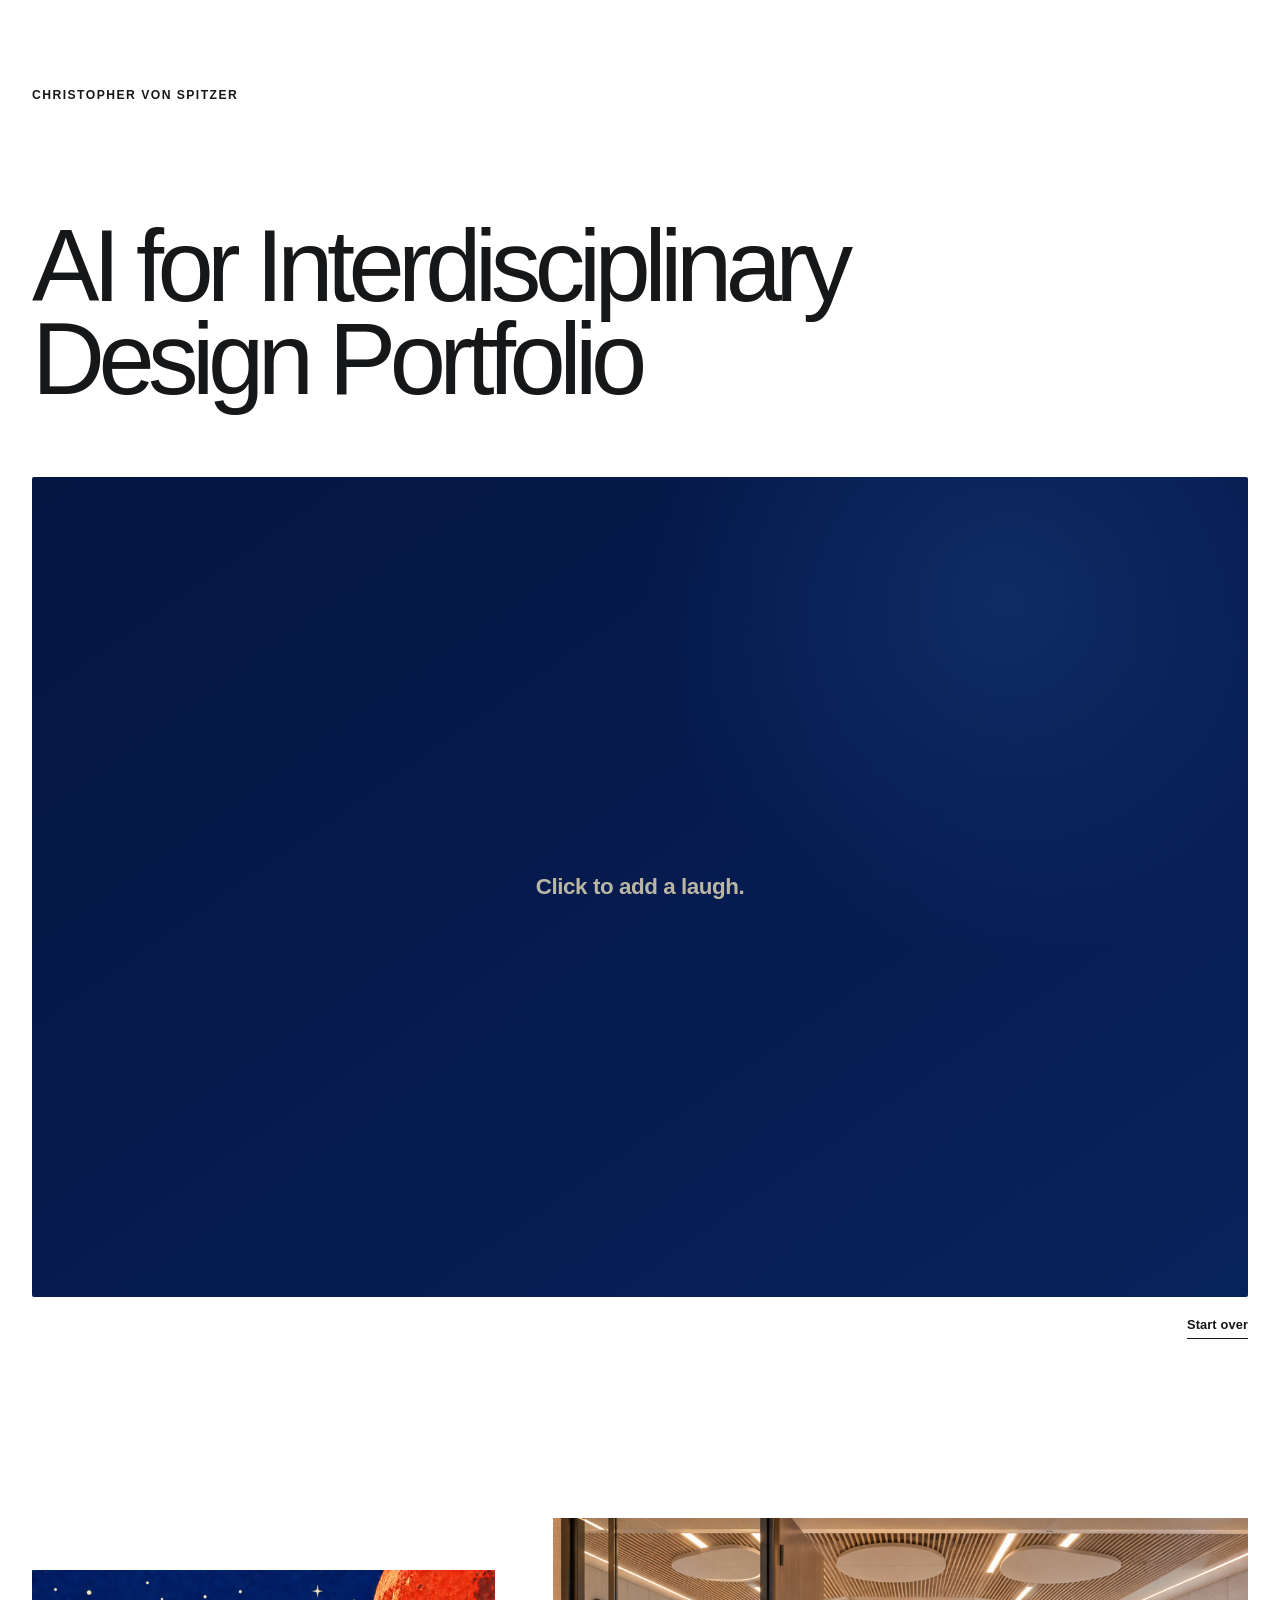
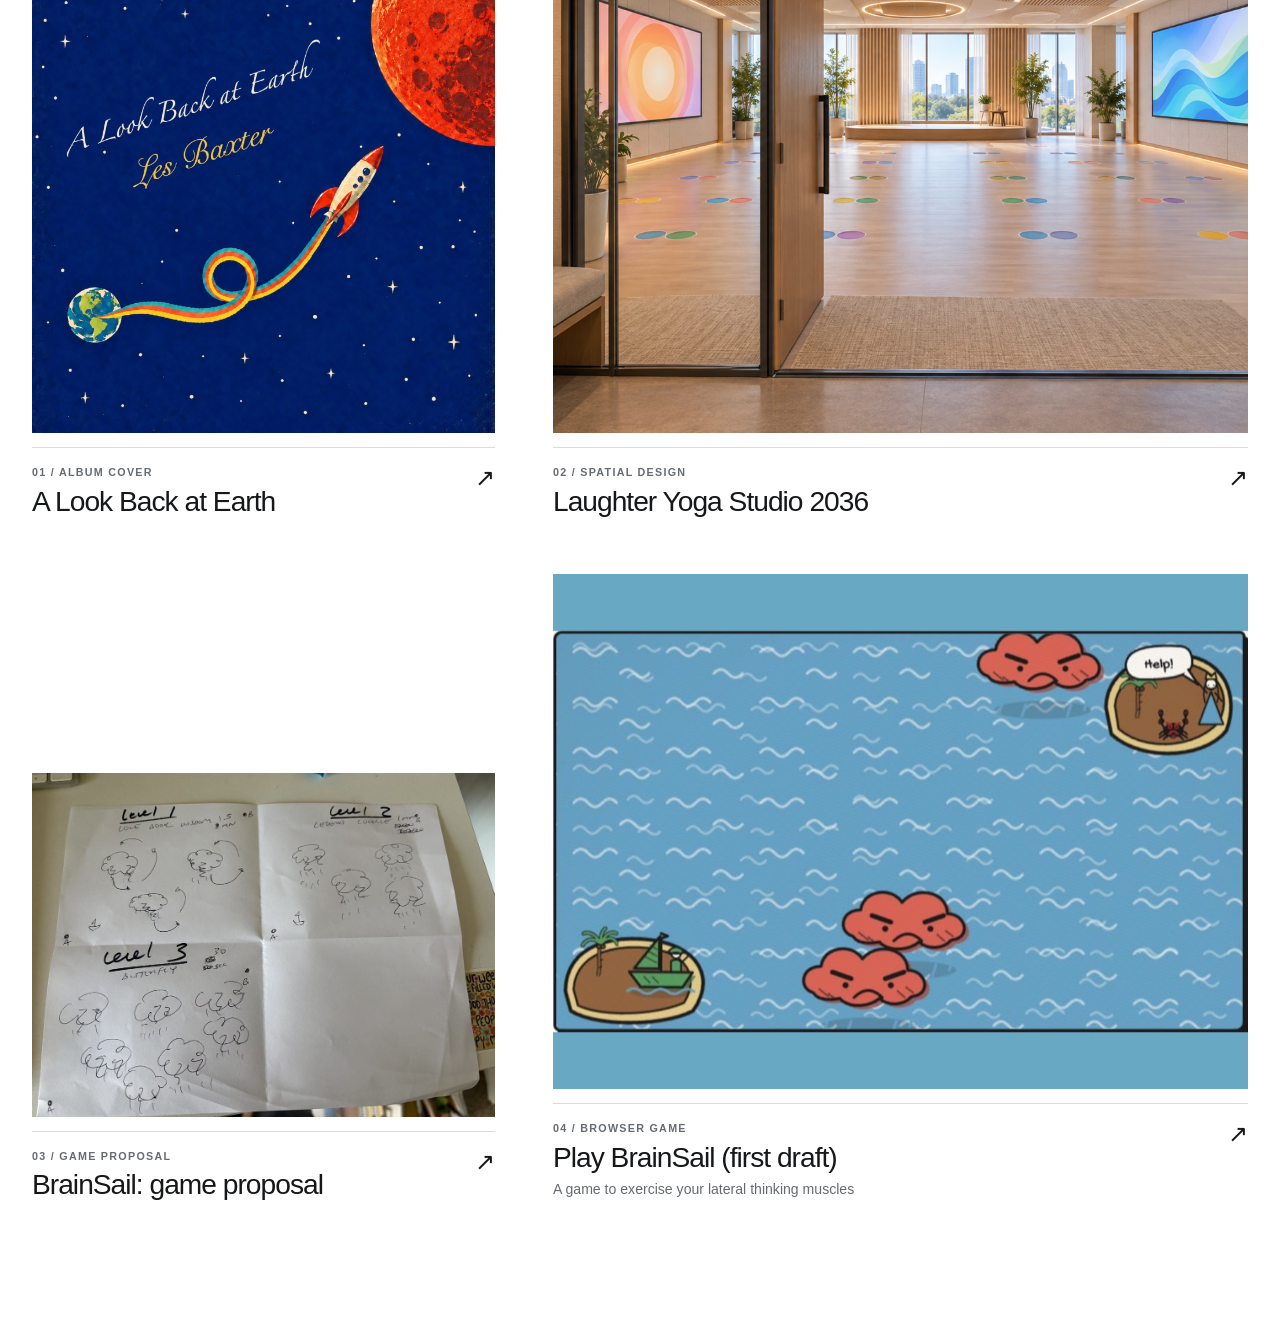
<file: index.html>
<!doctype html>
<html lang="en">
  <head>
    <meta charset="UTF-8" />
    <meta name="viewport" content="width=device-width, initial-scale=1" />
    <meta
      name="description"
      content="AI for Interdisciplinary Design Portfolio by Christopher von Spitzer"
    />
    <title>AI for Interdisciplinary Design Portfolio — Christopher von Spitzer</title>
    <link rel="stylesheet" href="assets/css/styles.css" />
  </head>
  <body>
    <main>
      <header class="masthead page-shell">
        <p class="eyebrow">Christopher von Spitzer</p>
        <h1>AI for Interdisciplinary<br />Design Portfolio</h1>
      </header>

      <section class="ribbon-section page-shell" aria-label="Interactive laughter field">
        <div
          class="ribbon-field"
          id="ribbon-field"
          role="button"
          tabindex="0"
          aria-label="Interactive laughter field. Click, tap, or press Enter to add a laugh."
        >
          <canvas id="ribbon-canvas"></canvas>
          <p class="field-hint">Click to add a laugh.</p>
        </div>
        <button class="start-over" id="start-over" type="button">Start over</button>
      </section>

      <section class="projects page-shell" aria-label="Projects">
        <div class="project-grid">
          <a class="project-card project-card--cover" href="album.html">
            <div class="project-image project-image--cover">
              <picture>
                <source srcset="assets/images/final_cover_album-web.jpg" type="image/jpeg" />
                <img
                  src="assets/images/final_cover_album.png"
                  alt="Album cover with angled title lettering following a retro rocket’s looping path from Earth"
                />
              </picture>
            </div>
            <div class="project-meta">
              <div>
                <p class="project-number">01 / Album cover</p>
                <h3>A Look Back at Earth</h3>
              </div>
              <span class="project-arrow" aria-hidden="true">↗</span>
            </div>
          </a>

          <a class="project-card project-card--studio" href="studio.html">
            <div class="project-image project-image--studio">
              <img
                src="assets/images/original-preview.png"
                alt="Concept image of a bright, plant-filled laughter yoga studio"
              />
            </div>
            <div class="project-meta">
              <div>
                <p class="project-number">02 / Spatial design</p>
                <h3>Laughter Yoga Studio 2036</h3>
              </div>
              <span class="project-arrow" aria-hidden="true">↗</span>
            </div>
          </a>

          <a class="project-card" href="brainsail-proposal/">
            <div class="project-image project-image--studio">
              <img
                src="brainsail-proposal/assets/sketch-6620.jpg"
                alt="BrainSail game proposal concept sketch"
              />
            </div>
            <div class="project-meta">
              <div>
                <p class="project-number">03 / Game proposal</p>
                <h3>BrainSail: game proposal</h3>
              </div>
              <span class="project-arrow" aria-hidden="true">↗</span>
            </div>
          </a>

          <a class="project-card" href="brainsail-game/">
            <div class="project-image project-image--studio">
              <img
                src="assets/images/brainsail-game-thumb.jpg"
                alt="BrainSail game screenshot: a green boat on a small island, angry red storm clouds, and a princess on another island calling for help"
              />
            </div>
            <div class="project-meta">
              <div>
                <p class="project-number">04 / Browser game</p>
                <h3>Play BrainSail (first draft)</h3>
                <p class="project-subtitle">A game to exercise your lateral thinking muscles</p>
              </div>
              <span class="project-arrow" aria-hidden="true">↗</span>
            </div>
          </a>
        </div>
      </section>
    </main>

    <script src="assets/js/ribbons.js"></script>
  </body>
</html>
</file>
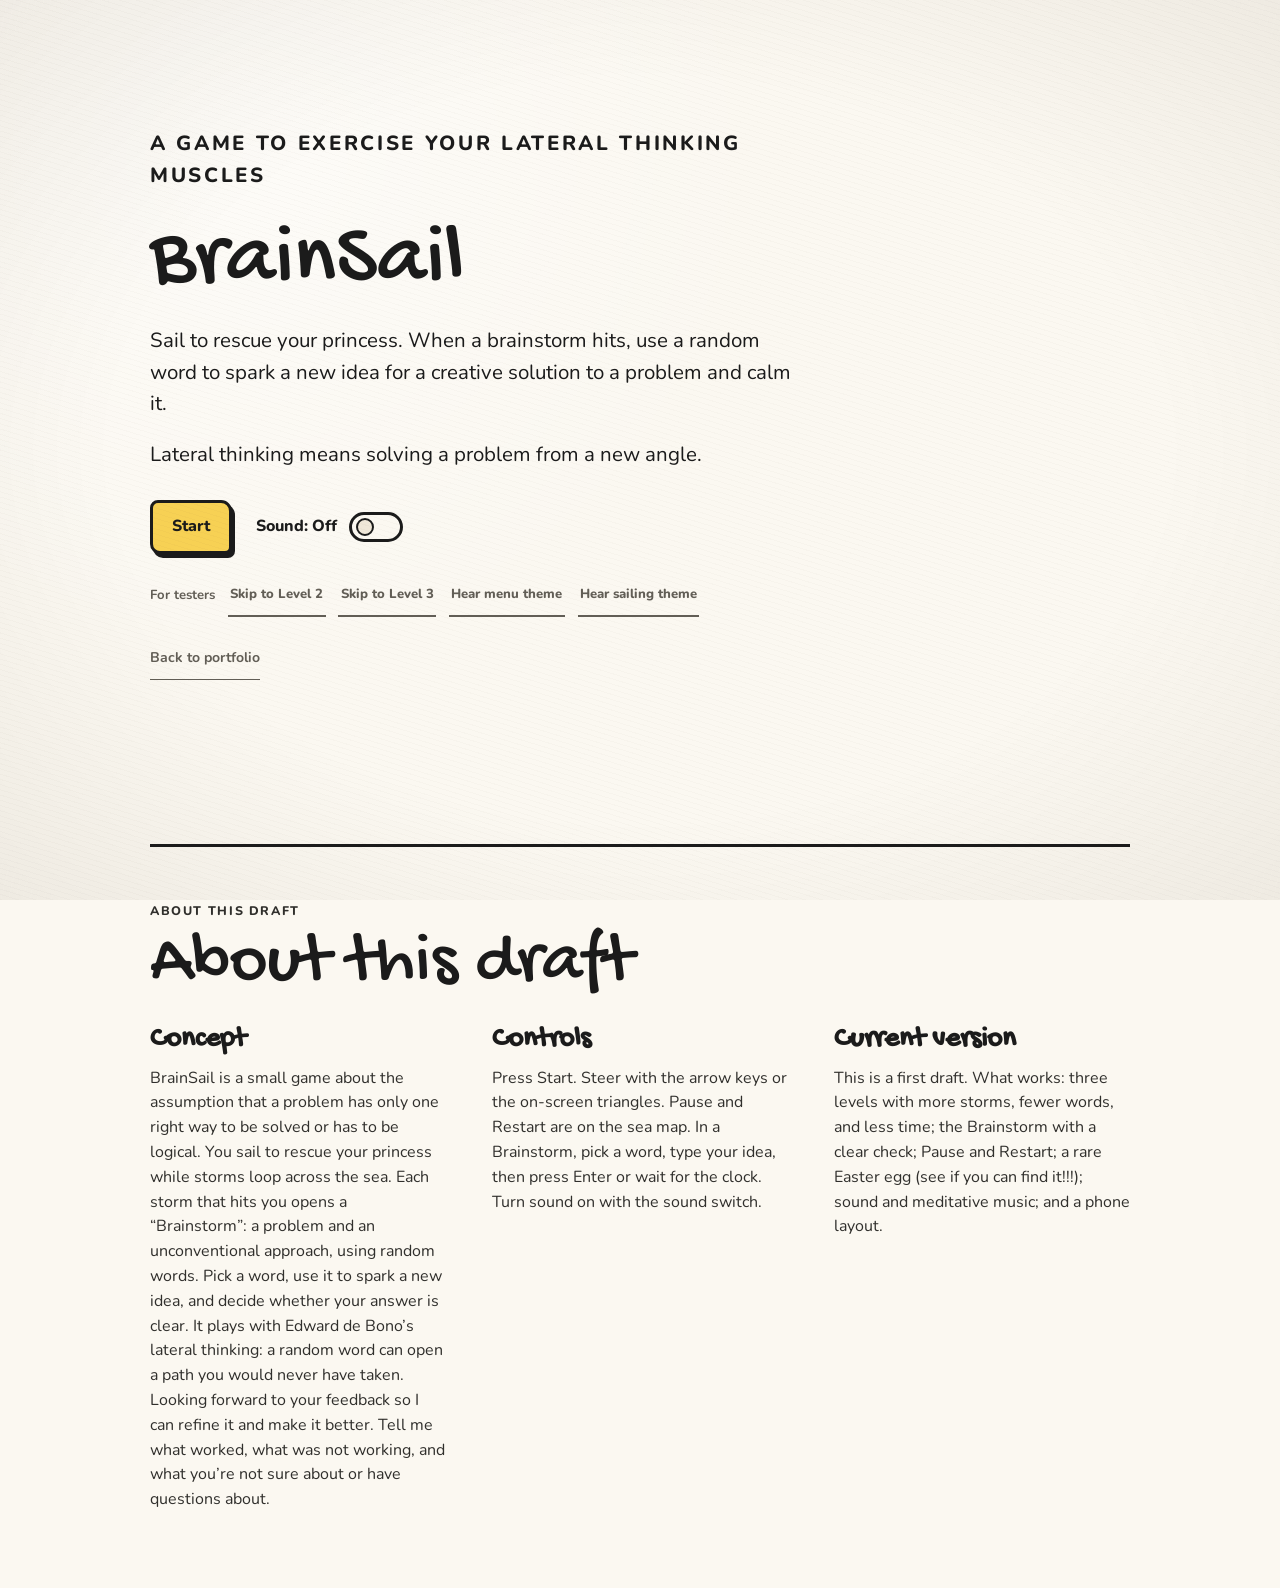
<file: brainsail-game/index.html>
<!doctype html>
<html lang="en">
<head>
  <meta charset="utf-8">
  <meta name="viewport" content="width=device-width, initial-scale=1">
  <meta name="description" content="BrainSail is a lateral-thinking sailing game.">
  <title>BrainSail</title>
  <link rel="preconnect" href="https://fonts.googleapis.com">
  <link rel="preconnect" href="https://fonts.gstatic.com" crossorigin>
  <link href="https://fonts.googleapis.com/css2?family=Gochi+Hand&family=Nunito:wght@400;600;700;800&display=swap" rel="stylesheet">
  <link rel="stylesheet" href="style.css">
</head>
<body>
  <!-- Artwork copied from Part 6 of brainsail-proposal/index.html. -->
  <svg class="svg-library" width="0" height="0" aria-hidden="true" focusable="false">
    <defs>
      <pattern id="bs-wave-far" width="126" height="68" patternUnits="userSpaceOnUse">
        <g fill="none" stroke="#FBF8F1" stroke-width="2.6" stroke-linecap="round" opacity=".38">
          <path d="M10 14 q7-8 14 0 t14 0 t14 0"/>
          <path d="M70 48 q7-8 14 0 t14 0"/>
          <path d="M82 16 q6-6 12 0 t12 0"/>
        </g>
      </pattern>
      <pattern id="bs-wave-near" width="104" height="56" patternUnits="userSpaceOnUse">
        <g fill="none" stroke="#FBF8F1" stroke-width="3" stroke-linecap="round" opacity=".58">
          <path d="M6 20 q8-9 16 0 t16 0 t16 0"/>
          <path d="M58 44 q8-9 16 0 t16 0"/>
        </g>
      </pattern>
      <symbol id="bs-cloud" viewBox="0 0 160 120">
        <path d="M27 66 C11 62 13 38 35 38 C37 18 67 12 79 30 C93 12 127 18 127 42 C147 42 153 68 131 70 C123 80 105 80 97 72 C85 82 63 82 55 72 C45 74 31 74 27 66 Z" fill="#B8423A" opacity=".78"/>
        <path d="M22 62 C6 58 8 34 30 34 C32 14 62 8 74 26 C88 8 122 14 122 38 C142 38 148 64 126 66 C118 76 100 76 92 68 C80 78 58 78 50 68 C40 70 26 70 22 62 Z" fill="#E95B4E" stroke="#1B1B1B" stroke-width="3.2" stroke-linecap="round" stroke-linejoin="round"/>
        <g class="cloud-hatching" fill="none" stroke="#1B1B1B" stroke-width="1.8" stroke-linecap="round" opacity=".58">
          <path d="M28 58 l10 8 M38 63 l8 6 M111 60 l8 7 M120 56 l8 6"/>
        </g>
        <g stroke="#1B1B1B" stroke-linecap="round" stroke-linejoin="round">
          <path d="M42 40 L62 47 M98 47 L118 40" fill="none" stroke-width="5"/>
          <circle cx="56" cy="54" r="3.2" fill="#1B1B1B" stroke="none"/>
          <circle cx="104" cy="54" r="3.2" fill="#1B1B1B" stroke="none"/>
          <path d="M65 67 Q80 52 95 67" fill="none" stroke-width="3"/>
        </g>
        <path d="M38 88 l-4 12 M62 92 l-4 12 M110 92 l-4 12 M128 86 l-4 12" fill="none" stroke="#4FA3C7" stroke-width="3" stroke-linecap="round"/>
      </symbol>
      <symbol id="bs-bolt" viewBox="0 0 160 120">
        <path d="M88 62 L70 90 L84 90 L66 118 L104 80 L88 80 L100 62 Z" fill="#F7D154" stroke="#1B1B1B" stroke-width="3" stroke-linejoin="round"/>
      </symbol>
      <symbol id="bs-boat" viewBox="0 0 90 80">
        <path d="M10 56 L86 56 L74 74 L24 74 Z" fill="#287A40" opacity=".78"/>
        <g stroke="#1B1B1B" stroke-width="3" stroke-linecap="round" stroke-linejoin="round">
          <path d="M42 10 L42 48 L12 48 Z" fill="#3C9D57"/>
          <path d="M44 6 L44 52" fill="none"/>
        </g>
        <g stroke="#1B1B1B" stroke-width="2.2" stroke-linecap="round" stroke-linejoin="round">
          <path d="M68 41 L76 33" fill="none"/>
          <path d="M56 52 L56 39 Q62 35 68 39 L68 52 Z" fill="#3C9D57"/>
          <circle cx="62" cy="30" r="5.5" fill="#FBF8F1"/>
          <circle cx="59.6" cy="30" r="1.05" fill="#1B1B1B" stroke="none"/>
          <circle cx="64.4" cy="30" r="1.05" fill="#1B1B1B" stroke="none"/>
        </g>
        <path d="M53 27 Q62 17 71 27 L68 30 Q62 27 56 30 Z" fill="#3C9D57" stroke="#1B1B1B" stroke-width="2.2" stroke-linejoin="round"/>
        <path d="M50 28 Q62 32 74 28" fill="none" stroke="#1B1B1B" stroke-width="2.2" stroke-linecap="round"/>
        <g stroke="#1B1B1B" stroke-width="3" stroke-linecap="round" stroke-linejoin="round">
          <path d="M6 52 L82 52 L70 70 L20 70 Z" fill="#3C9D57"/>
          <path d="M44 6 l8 3 l-8 3" fill="#3C9D57"/>
        </g>
        <g fill="none" stroke="#1B1B1B" stroke-width="1.7" stroke-linecap="round" opacity=".62">
          <path d="M31 20 l8 5 M28 27 l11 6 M25 34 l14 7 M24 58 l7 7 M34 58 l7 7"/>
        </g>
        <path d="M4 75 q8 -6 16 0 t16 0 t16 0 t16 0 t16 0" fill="none" stroke="#4FA3C7" stroke-width="3" stroke-linecap="round"/>
      </symbol>
      <symbol id="bs-palm" viewBox="0 0 64 84">
        <g fill="none" stroke="#1B1B1B" stroke-width="7" stroke-linecap="round" stroke-linejoin="round"><path d="M30 82 C 34 64, 28 48, 34 30"/></g>
        <g fill="none" stroke="#8B5A2B" stroke-width="4" stroke-linecap="round" stroke-linejoin="round"><path d="M30 82 C 34 64, 28 48, 34 30"/></g>
        <g fill="none" stroke="#1B1B1B" stroke-width="7" stroke-linecap="round" stroke-linejoin="round">
          <path d="M34 30 C 24 18, 10 20, 3 32"/>
          <path d="M34 30 C 26 12, 12 8, 5 12"/>
          <path d="M34 30 C 44 16, 58 18, 62 30"/>
          <path d="M34 30 C 42 10, 54 8, 61 12"/>
          <path d="M34 30 C 33 18, 36 8, 42 3"/>
        </g>
        <g fill="none" stroke="#3C9D57" stroke-width="4" stroke-linecap="round" stroke-linejoin="round">
          <path d="M34 30 C 24 18, 10 20, 3 32"/><path d="M34 30 C 26 12, 12 8, 5 12"/><path d="M34 30 C 44 16, 58 18, 62 30"/><path d="M34 30 C 42 10, 54 8, 61 12"/><path d="M34 30 C 33 18, 36 8, 42 3"/>
        </g>
        <path d="M31 70 l5 -2 M33 58 l5 -2 M33 46 l5 -2" fill="none" stroke="#1B1B1B" stroke-width="1.8" stroke-linecap="round"/>
        <g fill="#7A4827" stroke="#1B1B1B" stroke-width="2.4"><circle cx="31" cy="34" r="3.6"/><circle cx="38" cy="34" r="3.6"/></g>
      </symbol>
      <symbol id="bs-princess" viewBox="0 0 60 92">
        <g stroke="#1B1B1B" stroke-width="2.6" stroke-linecap="round" stroke-linejoin="round">
          <path d="M24 38 L10 22" fill="none"/>
          <path d="M36 38 L46 50" fill="none"/>
          <path d="M30 36 L12 84 L48 84 Z" fill="#4FA3C7"/>
          <path d="M22 24 q-5 14 -1 28 M38 24 q5 14 1 28" fill="none" stroke-width="2.2"/>
          <circle cx="30" cy="25" r="8" fill="#FBF8F1"/>
          <path d="M22 18 L24 8 L30 14 L36 8 L38 18 Z" fill="#F7D154"/>
          <path d="M26 27 h.1 M34 27 h.1" fill="none" stroke-width="2.4"/>
          <path d="M27 30.5 q3 2.5 6 0" fill="none" stroke-width="1.6"/>
        </g>
      </symbol>
    </defs>
  </svg>

  <main class="game-shell">
    <section id="ready-screen" class="screen start-screen" aria-labelledby="game-title">
      <p class="eyebrow">A Game to Exercise your Lateral Thinking Muscles</p>
      <h1 id="game-title"></h1>
      <p id="start-copy-one"></p>
      <p id="start-copy-two"></p>
      <div class="start-actions">
        <button id="start-button" class="button button-primary" type="button">Start</button>
        <label class="sound-switch">
          <span id="sound-label">Sound: Off</span>
          <input id="sound-toggle" type="checkbox" role="switch" aria-label="Sound">
          <span class="switch-track" aria-hidden="true"><span></span></span>
        </label>
      </div>
      <div class="tester-shortcuts" aria-label="Tester shortcuts">
        <span>For testers</span>
        <button class="text-button skip-level" type="button" data-level="2">Skip to Level 2</button>
        <button class="text-button skip-level" type="button" data-level="3">Skip to Level 3</button>
        <button id="hear-menu-theme" class="text-button" type="button">Hear menu theme</button>
        <button id="hear-sailing-theme" class="text-button" type="button">Hear sailing theme</button>
      </div>
      <a class="back-link" href="../">Back to portfolio</a>
    </section>

    <section id="sailing-screen" class="screen" aria-labelledby="level-label" hidden>
      <header class="play-header">
        <h1 id="level-label">Level 1 of 3</h1>
        <p id="storm-counter">Storms calmed 0 of 3</p>
      </header>

      <div id="sea-map" class="sea-map" tabindex="0" role="application" aria-label="Sea map. Use the arrow keys or the four triangle buttons to steer the green boat from the starting island to the princess.">
        <svg viewBox="0 0 760 440" role="img" aria-label="A sea map with a boat at the starting island, moving storms, and a princess waiting on the far island.">
          <rect class="sea-fill" width="760" height="440" rx="10"/>
          <g class="water-layer water-layer-far"><rect x="-126" y="-8" width="1012" height="456" rx="10" fill="url(#bs-wave-far)"/></g>
          <g class="water-layer water-layer-near"><rect x="-104" y="-8" width="968" height="456" rx="10" fill="url(#bs-wave-near)"/></g>

          <g class="islands" stroke="#1B1B1B" stroke-width="4" stroke-linejoin="round">
            <path id="hero-island-sand" d="M8 398 C8 354 48 334 104 341 C156 348 176 384 150 420 C118 437 43 438 14 420 Z" fill="#E7C77C"/>
            <path id="hero-island-land" d="M17 396 C19 362 51 345 101 350 C143 355 158 382 140 411 C108 425 49 427 22 414 Z" fill="#9A6338" stroke-width="2.4"/>
            <path id="princess-island-sand" d="M610 82 C610 38 662 14 711 27 C750 39 764 77 744 108 C717 132 635 126 616 107 Z" fill="#E7C77C"/>
            <path id="princess-island-land" d="M620 80 C622 48 664 25 706 35 C738 44 750 73 735 99 C707 118 646 115 624 101 Z" fill="#9A6338" stroke-width="2.4"/>
          </g>
          <use href="#bs-palm" x="25" y="326" width="42" height="55"/>
          <use href="#bs-palm" x="625" y="39" width="42" height="55"/>
          <g class="princess-art">
            <use href="#bs-princess" x="704" y="37" width="46" height="70"/>
            <g class="help-bubble"><path d="M632 34 q2-24 62-20 q13 2 12 20 q-2 18-58 17 q-16-2-16-17Z" fill="#FBF8F1" stroke="#1B1B1B" stroke-width="2.5"/><path d="M696 46 L713 57 L701 39" fill="#FBF8F1" stroke="#1B1B1B" stroke-width="2.5" stroke-linejoin="round"/><text x="669" y="38" text-anchor="middle">Help!</text></g>
          </g>

          <g id="storm-layer"></g>
          <g id="crab-layer" aria-hidden="true"></g>
          <g id="fish-layer" aria-hidden="true"></g>
          <g id="boat" transform="translate(115 365)"><ellipse class="boat-shadow" cx="0" cy="34" rx="34" ry="7"/><g class="boat-art"><use href="#bs-boat" x="-42" y="-37" width="84" height="75"/></g></g>
        </svg>
      </div>

      <p id="sailing-message" class="sailing-message" role="status" aria-live="polite"></p>

      <div class="steering" role="group" aria-label="Steering controls">
        <span></span>
        <button class="direction-button" type="button" data-direction="up" aria-label="Move up"><span class="triangle triangle-up"></span></button>
        <span></span>
        <button class="direction-button" type="button" data-direction="left" aria-label="Move left"><span class="triangle triangle-left"></span></button>
        <button class="direction-button" type="button" data-direction="down" aria-label="Move down"><span class="triangle triangle-down"></span></button>
        <button class="direction-button" type="button" data-direction="right" aria-label="Move right"><span class="triangle triangle-right"></span></button>
      </div>
      <div class="map-actions">
        <button id="pause-button" class="button" type="button">Pause</button>
        <button id="restart-button" class="button" type="button">Restart</button>
        <label class="sound-switch sea-sound-switch">
          <span id="sea-sound-label">Sound: Off</span>
          <input id="sea-sound-toggle" type="checkbox" role="switch" aria-label="Sound on sea map">
          <span class="switch-track" aria-hidden="true"><span></span></span>
        </label>
      </div>
    </section>

    <section id="brainstorm-screen" class="screen paper-card" aria-labelledby="brainstorm-title" hidden>
      <div class="brainstorm-heading">
        <div>
          <p class="eyebrow">Level 1 of 3</p>
          <h1 id="brainstorm-title"></h1>
        </div>
        <div id="clock" class="clock" role="timer" aria-live="off">1:00</div>
      </div>
      <p id="brainstorm-instructions"></p>
      <div id="problem-block" class="problem-block">
        <span>Problem</span>
        <p id="problem-text"></p>
      </div>
      <div id="word-cards" class="word-cards" role="group" aria-label="Pick one word"></div>
      <label for="idea-box">Your idea</label>
      <textarea id="idea-box" rows="6" maxlength="500" disabled></textarea>
      <div class="idea-footer">
        <p id="character-count" class="character-count">0 / 500</p>
        <button id="finish-idea-button" class="button finish-idea-button" type="button" disabled>Enter</button>
      </div>
      <div id="time-up-panel" class="time-up-panel" hidden>
        <p id="time-up-question"></p>
        <div class="answer-buttons">
          <button id="yes-button" class="button button-primary" type="button"></button>
          <button id="no-button" class="button" type="button"></button>
          <button id="unsure-button" class="button" type="button"></button>
        </div>
      </div>
    </section>

    <section id="paused-screen" class="screen paper-card end-screen" aria-labelledby="paused-title" hidden>
      <p class="eyebrow">Game paused</p>
      <h1 id="paused-title">Paused</h1>
      <p id="paused-message"></p>
      <div class="pause-actions">
        <button id="resume-button" class="button button-primary" type="button">Resume</button>
        <button id="paused-restart-button" class="button" type="button">Restart</button>
      </div>
    </section>

    <section id="sunk-screen" class="screen paper-card end-screen" aria-labelledby="sunk-title" hidden>
      <p class="eyebrow">Boat sunk</p>
      <h1 id="sunk-title">Try another angle</h1>
      <p id="sunk-message"></p>
      <button id="try-again-button" class="button button-primary" type="button">Try Again</button>
    </section>

    <section id="complete-screen" class="screen paper-card end-screen" aria-labelledby="complete-title" hidden>
      <p class="eyebrow">Level complete</p>
      <h1 id="complete-title">Princess rescued!</h1>
      <p id="complete-message"></p>
      <button id="next-level-button" class="button button-primary" type="button">Start Next Level</button>
    </section>

    <section id="game-complete-screen" class="screen paper-card end-screen" aria-labelledby="game-complete-title" hidden>
      <p class="eyebrow">Game complete</p>
      <h1 id="game-complete-title">All three levels complete!</h1>
      <p id="game-complete-message"></p>
      <button id="play-again-button" class="button button-primary" type="button">Play Again</button>
    </section>

    <section class="about-draft" aria-labelledby="about-draft-title">
      <p class="eyebrow">About this draft</p>
      <h2 id="about-draft-title">About this draft</h2>
      <div class="about-draft-grid">
        <article>
          <h3>Concept</h3>
          <p>BrainSail is a small game about the assumption that a problem has only one right way to be solved or has to be logical. You sail to rescue your princess while storms loop across the sea. Each storm that hits you opens a “Brainstorm”: a problem and an unconventional approach, using random words. Pick a word, use it to spark a new idea, and decide whether your answer is clear. It plays with Edward de Bono’s lateral thinking: a random word can open a path you would never have taken. Looking forward to your feedback so I can refine it and make it better. Tell me what worked, what was not working, and what you’re not sure about or have questions about.</p>
        </article>
        <article>
          <h3>Controls</h3>
          <p>Press Start. Steer with the arrow keys or the on-screen triangles. Pause and Restart are on the sea map. In a Brainstorm, pick a word, type your idea, then press Enter or wait for the clock. Turn sound on with the sound switch.</p>
        </article>
        <article>
          <h3>Current version</h3>
          <p>This is a first draft. What works: three levels with more storms, fewer words, and less time; the Brainstorm with a clear check; Pause and Restart; a rare Easter egg (see if you can find it!!!); sound and meditative music; and a phone layout.</p>
        </article>
      </div>
    </section>
  </main>

  <script src="banks.js"></script>
  <script src="game.js"></script>
</body>
</html>
</file>
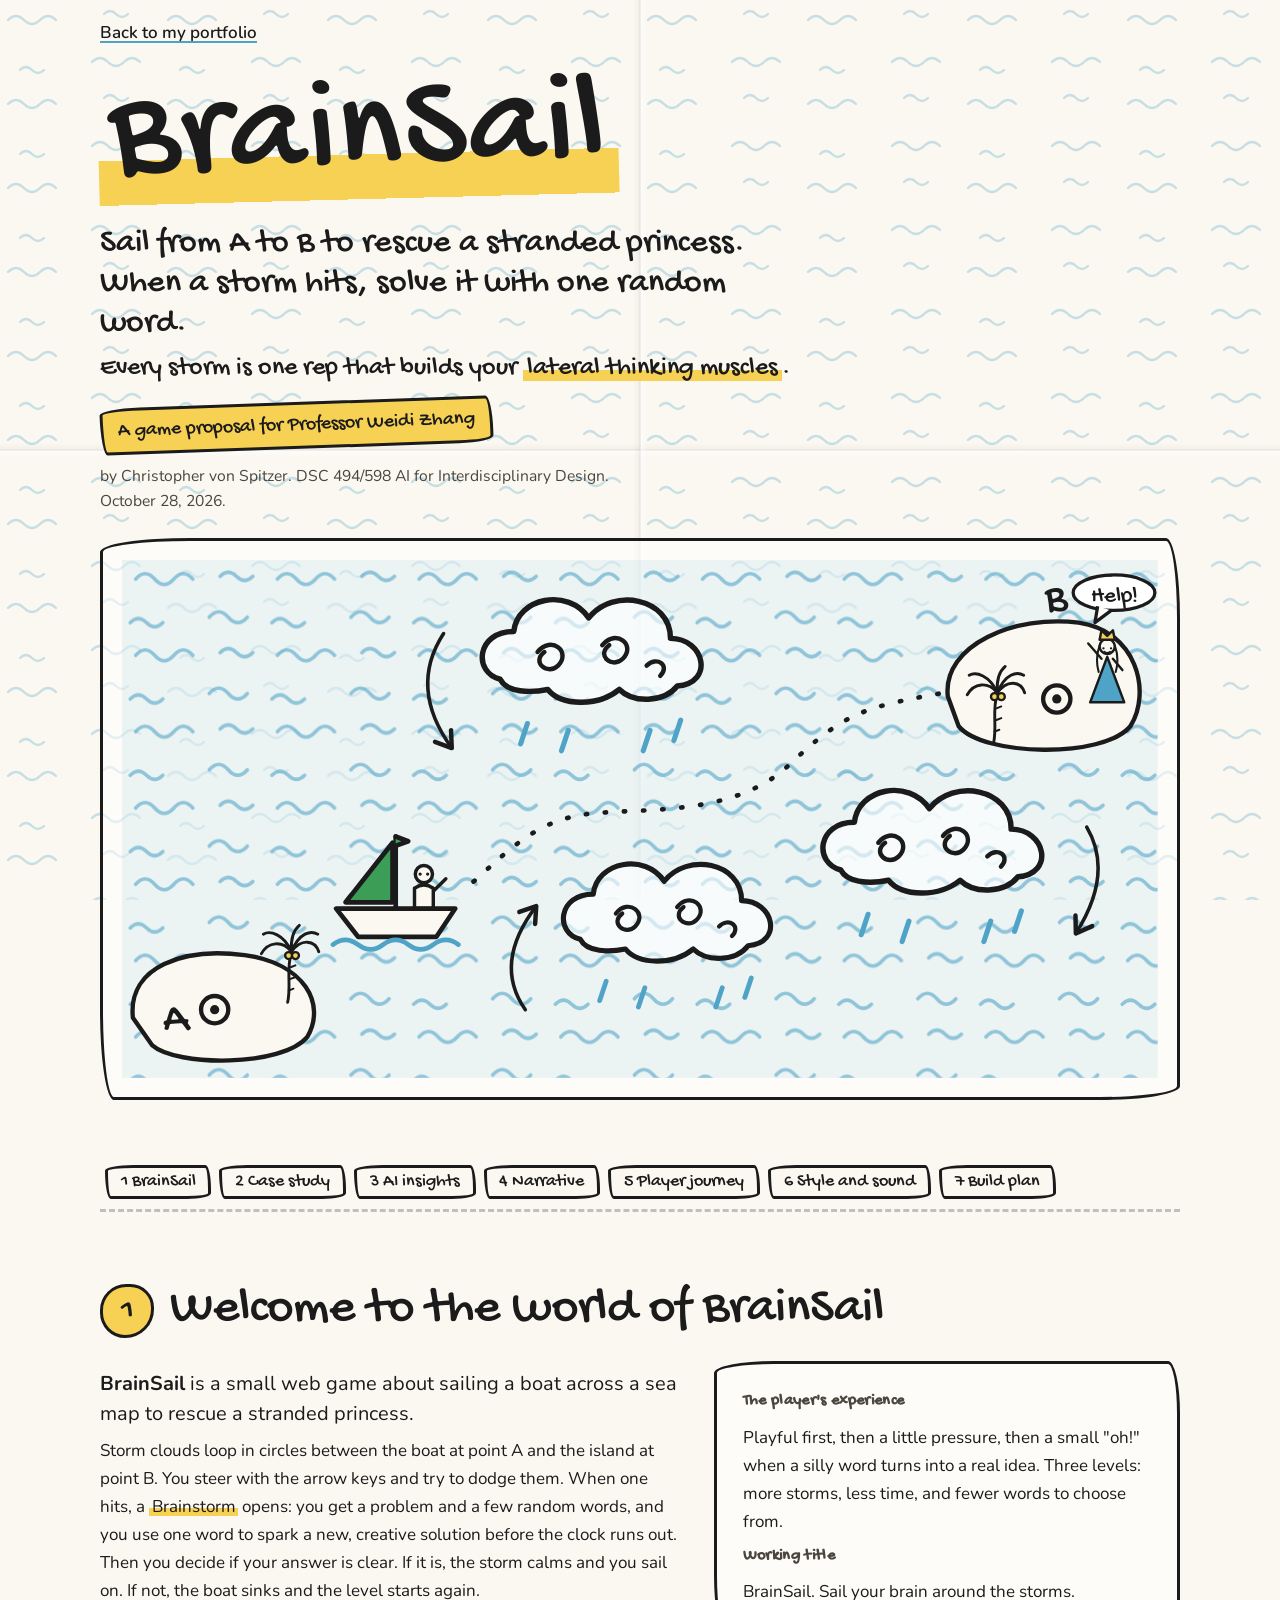
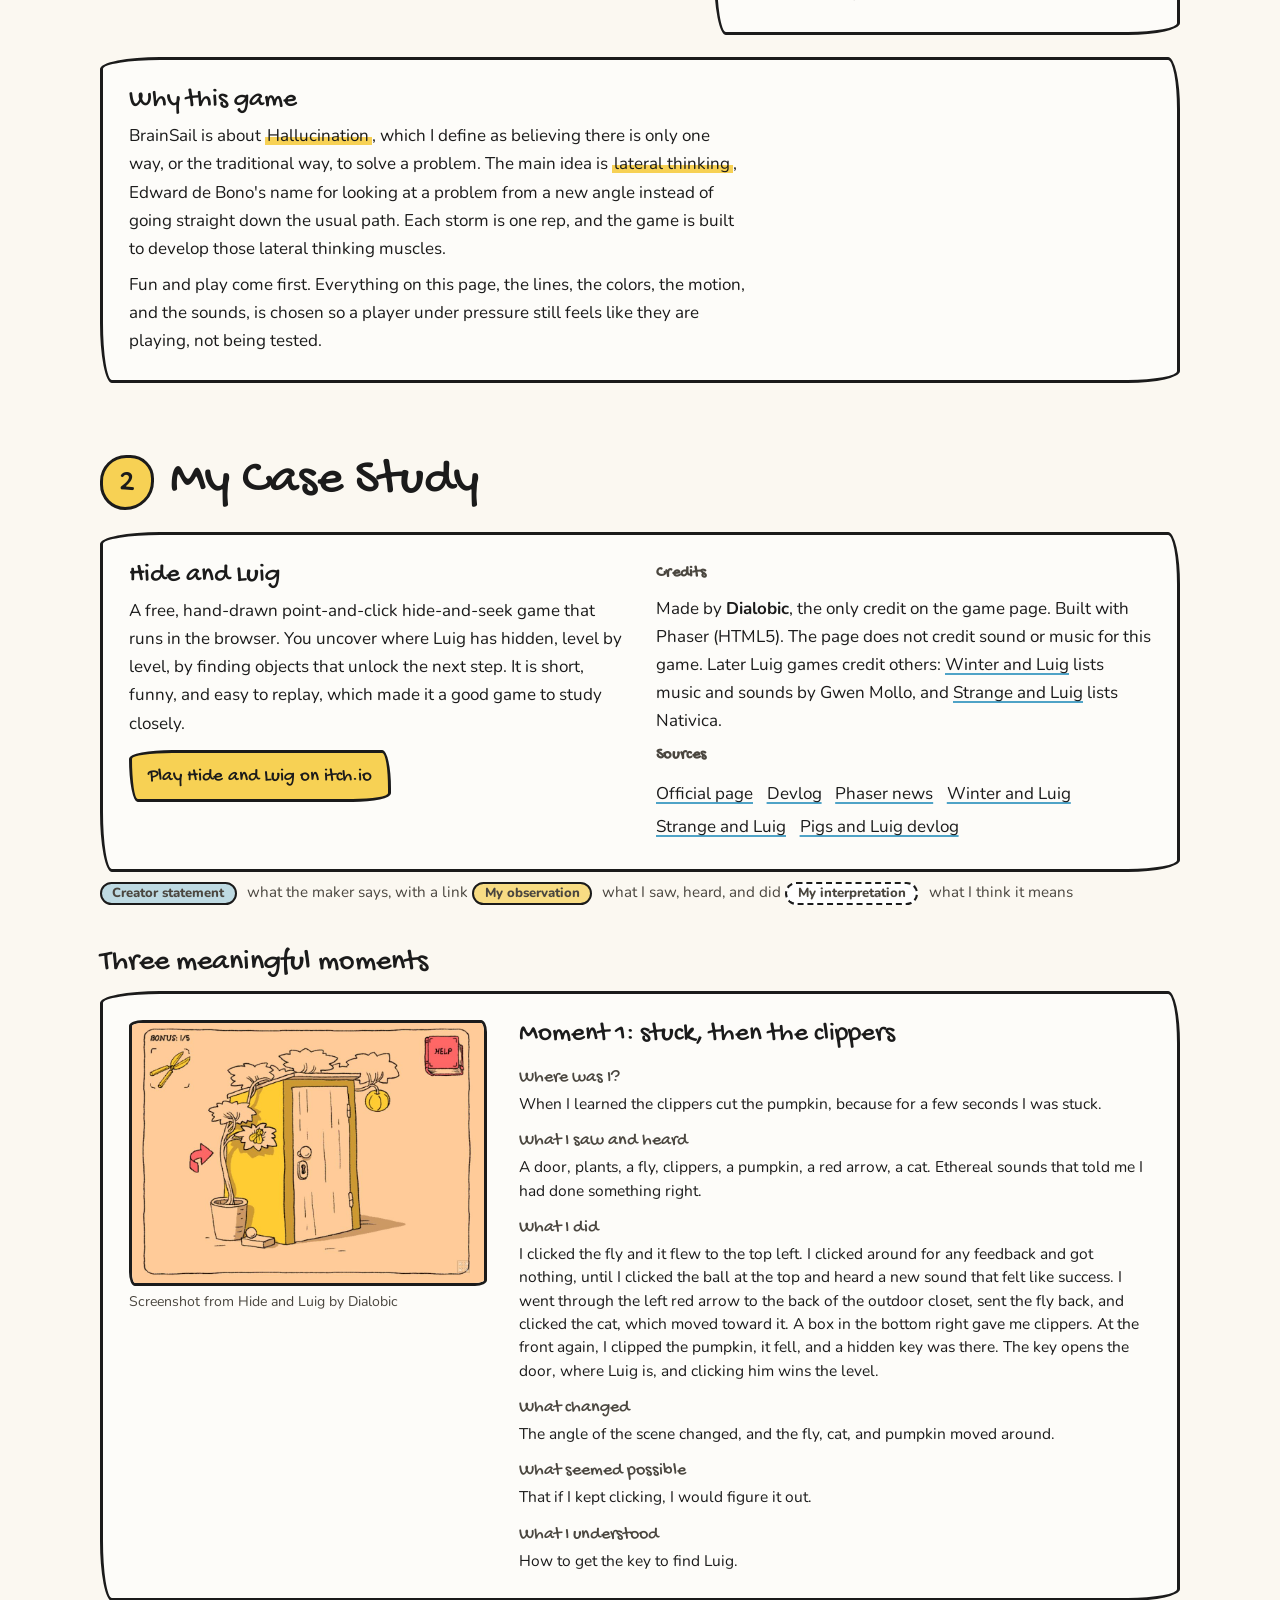
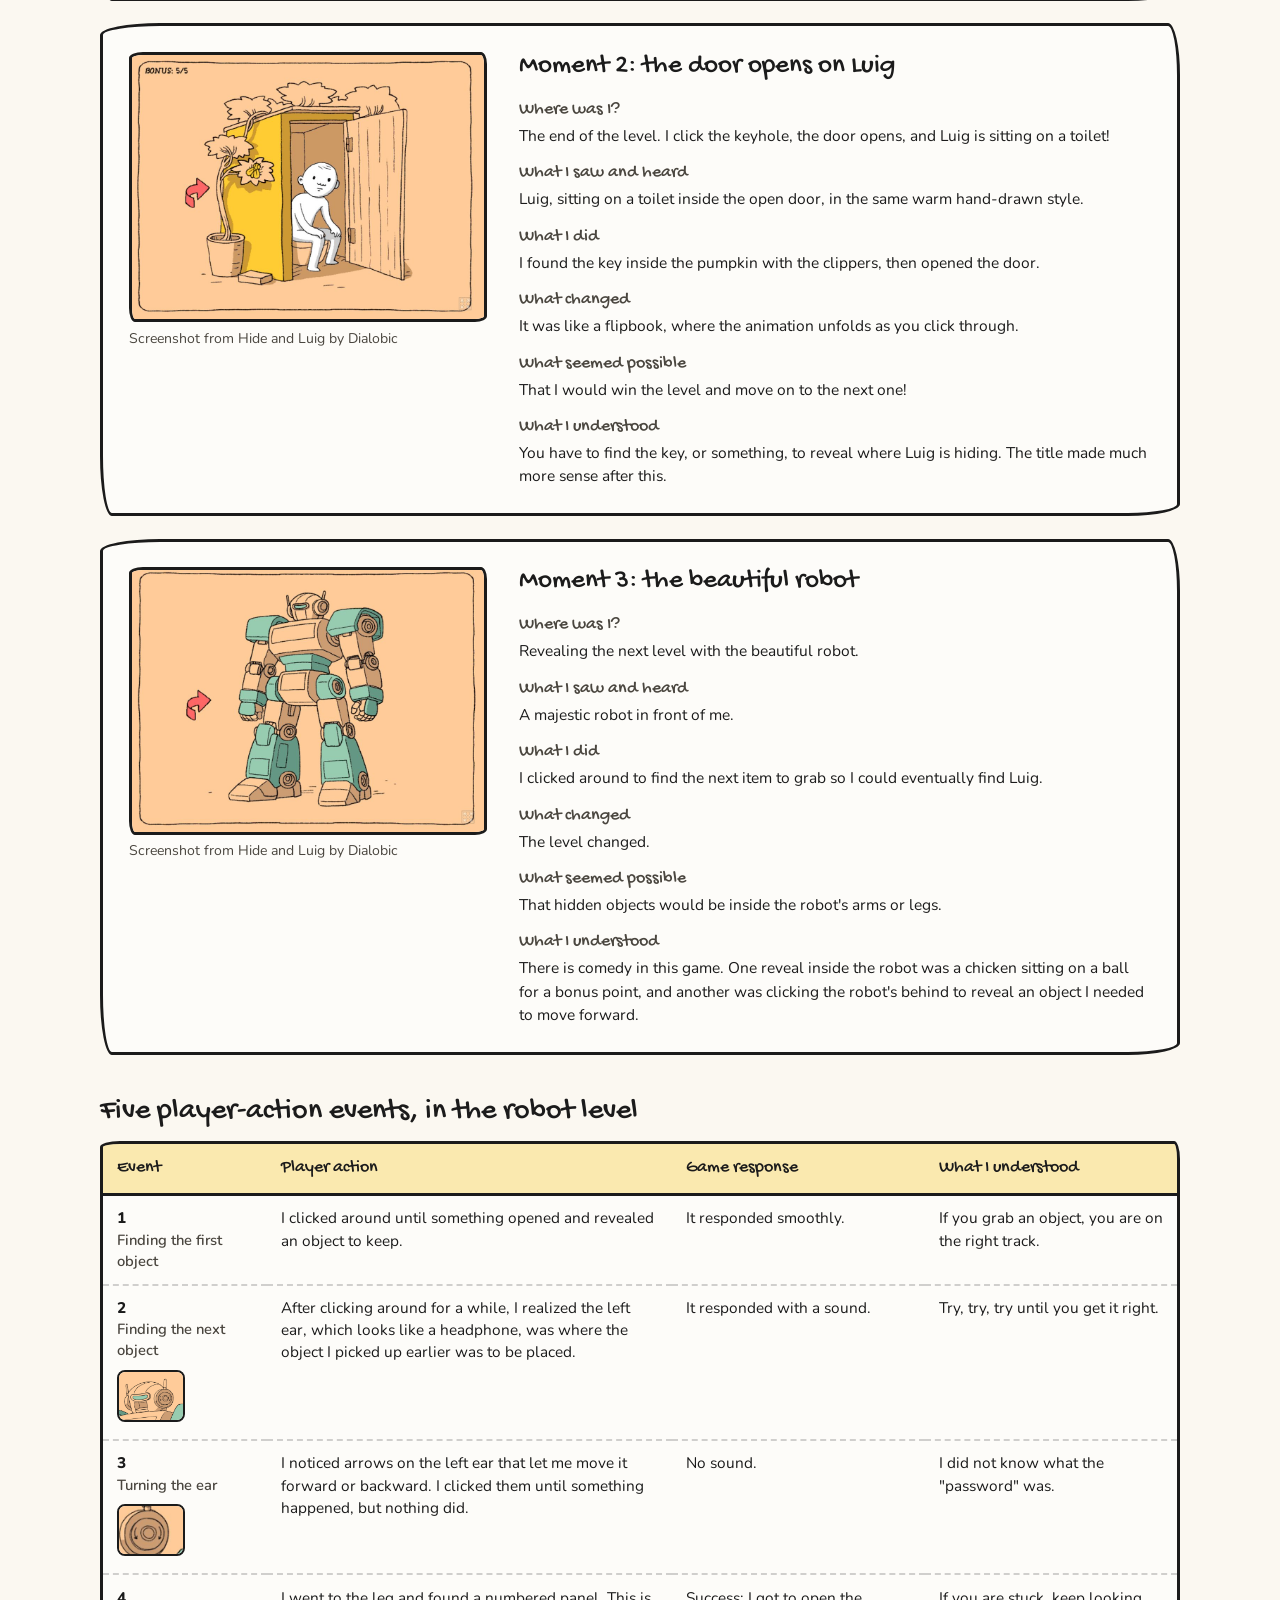
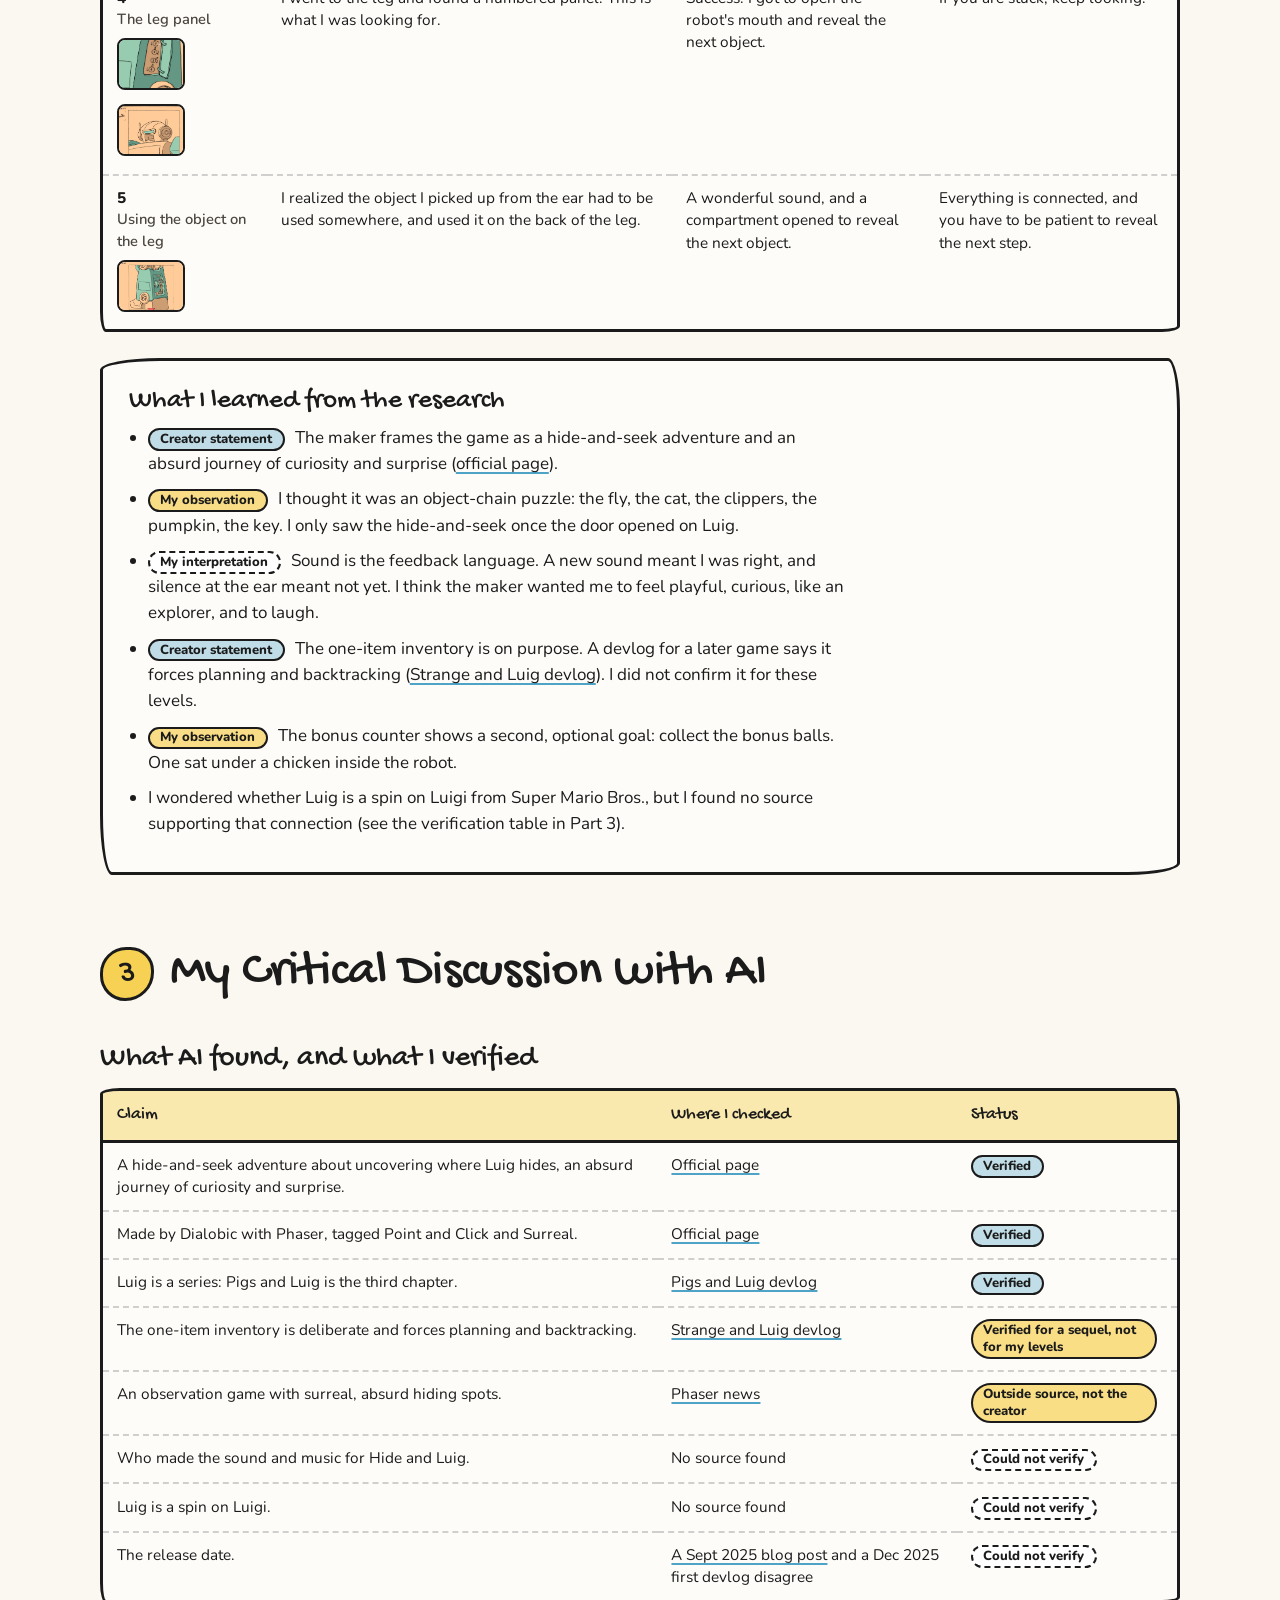
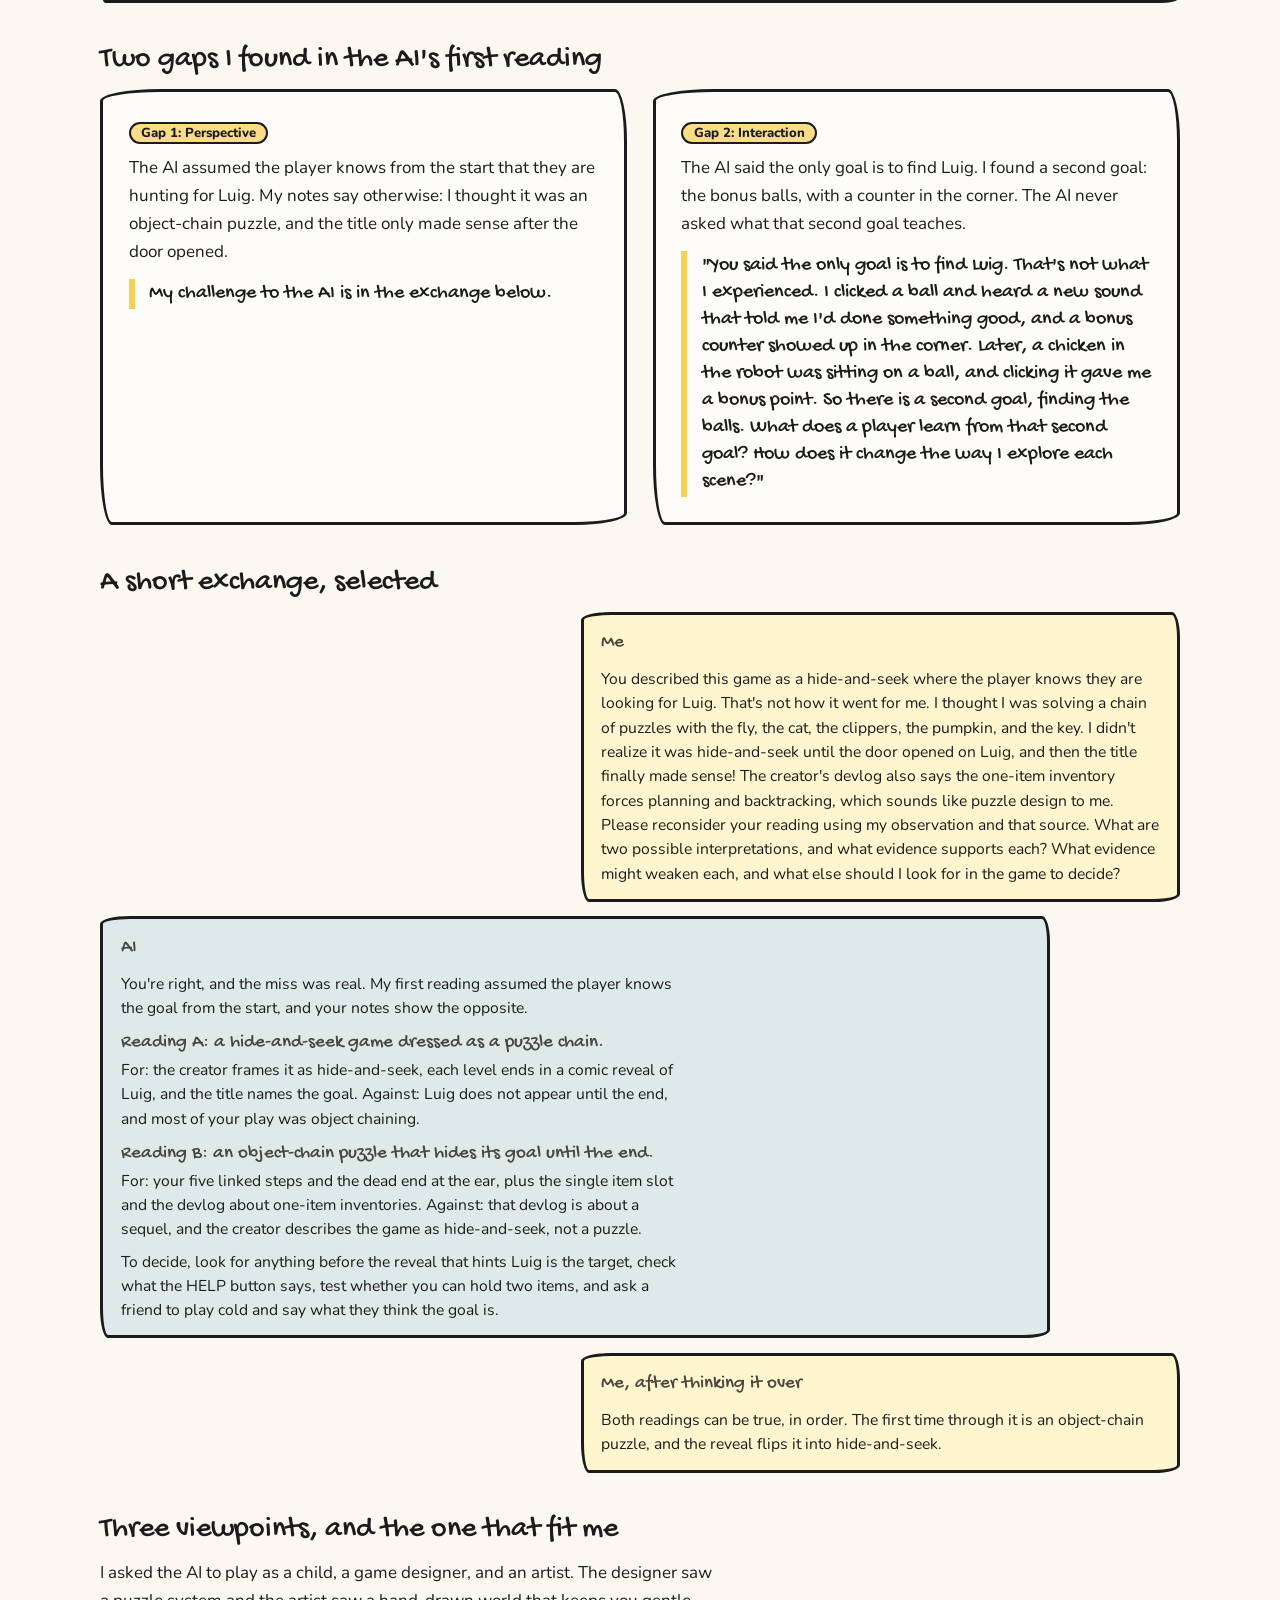
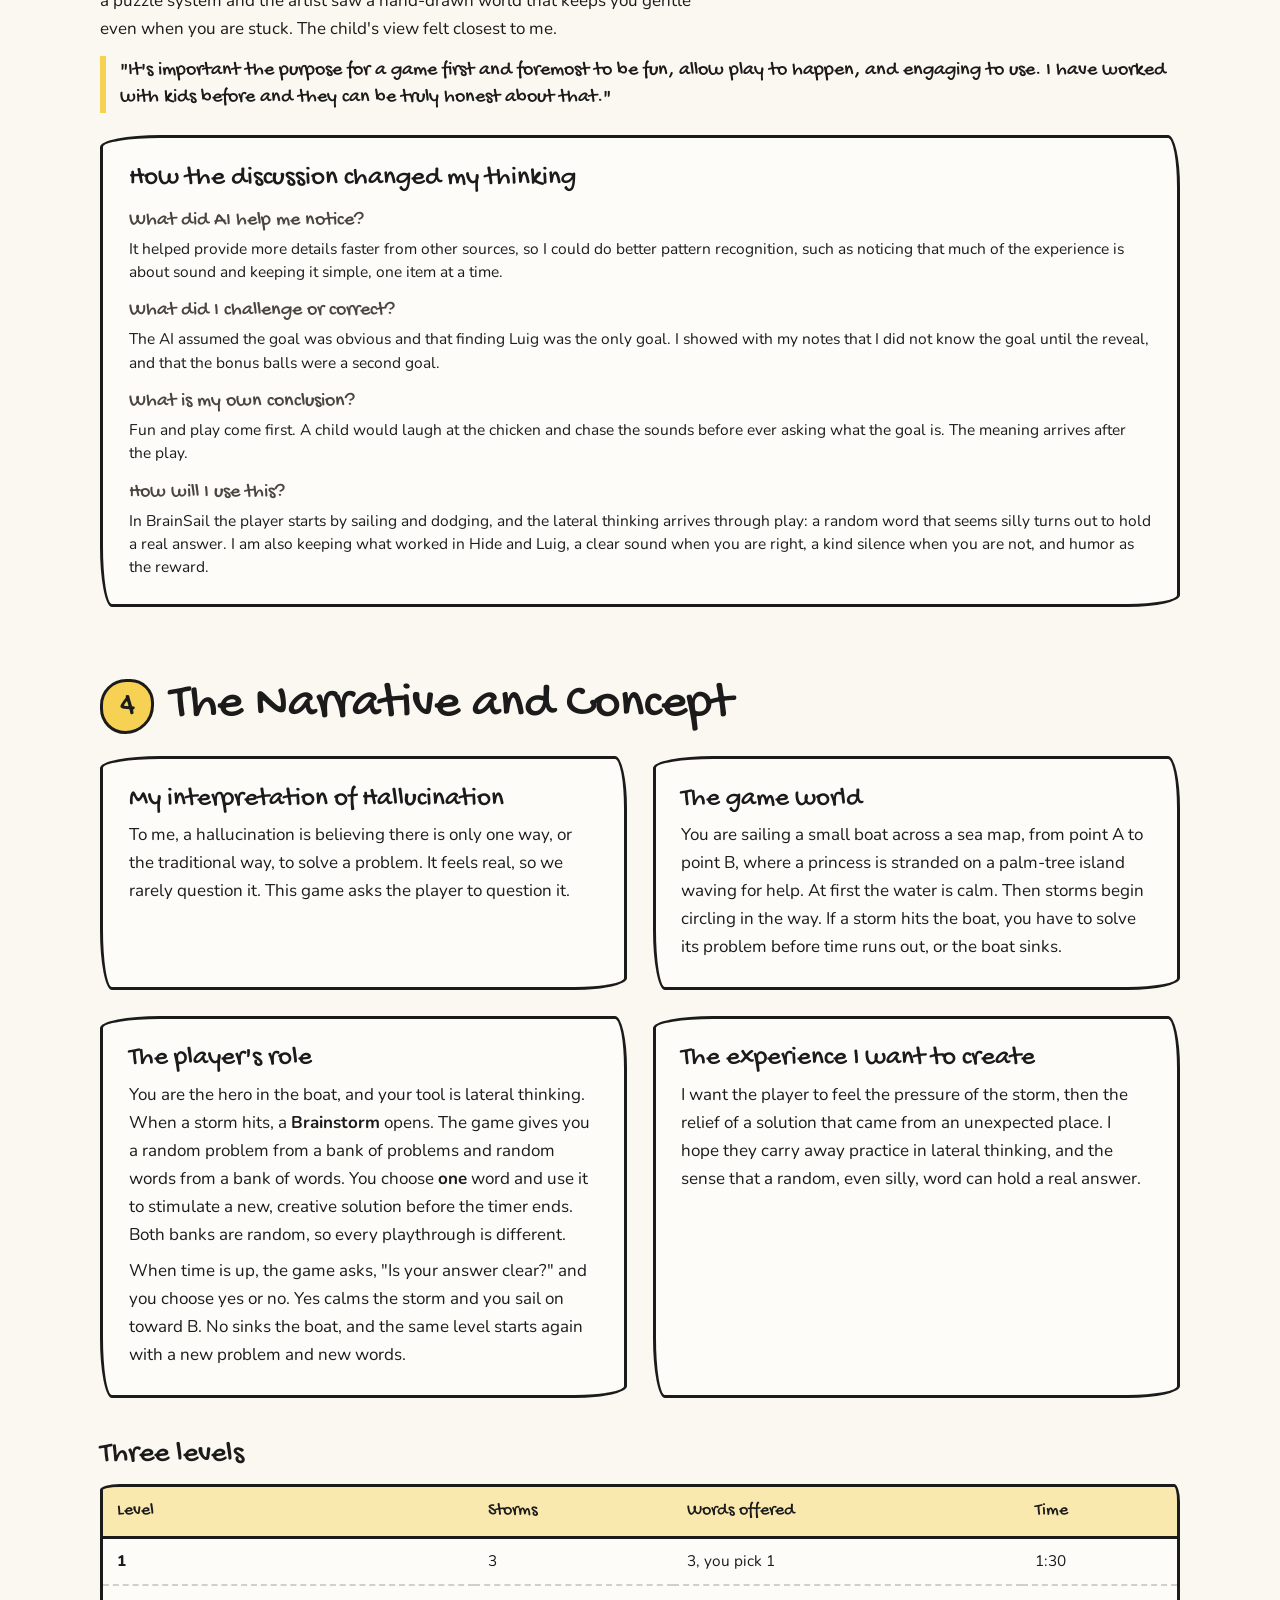
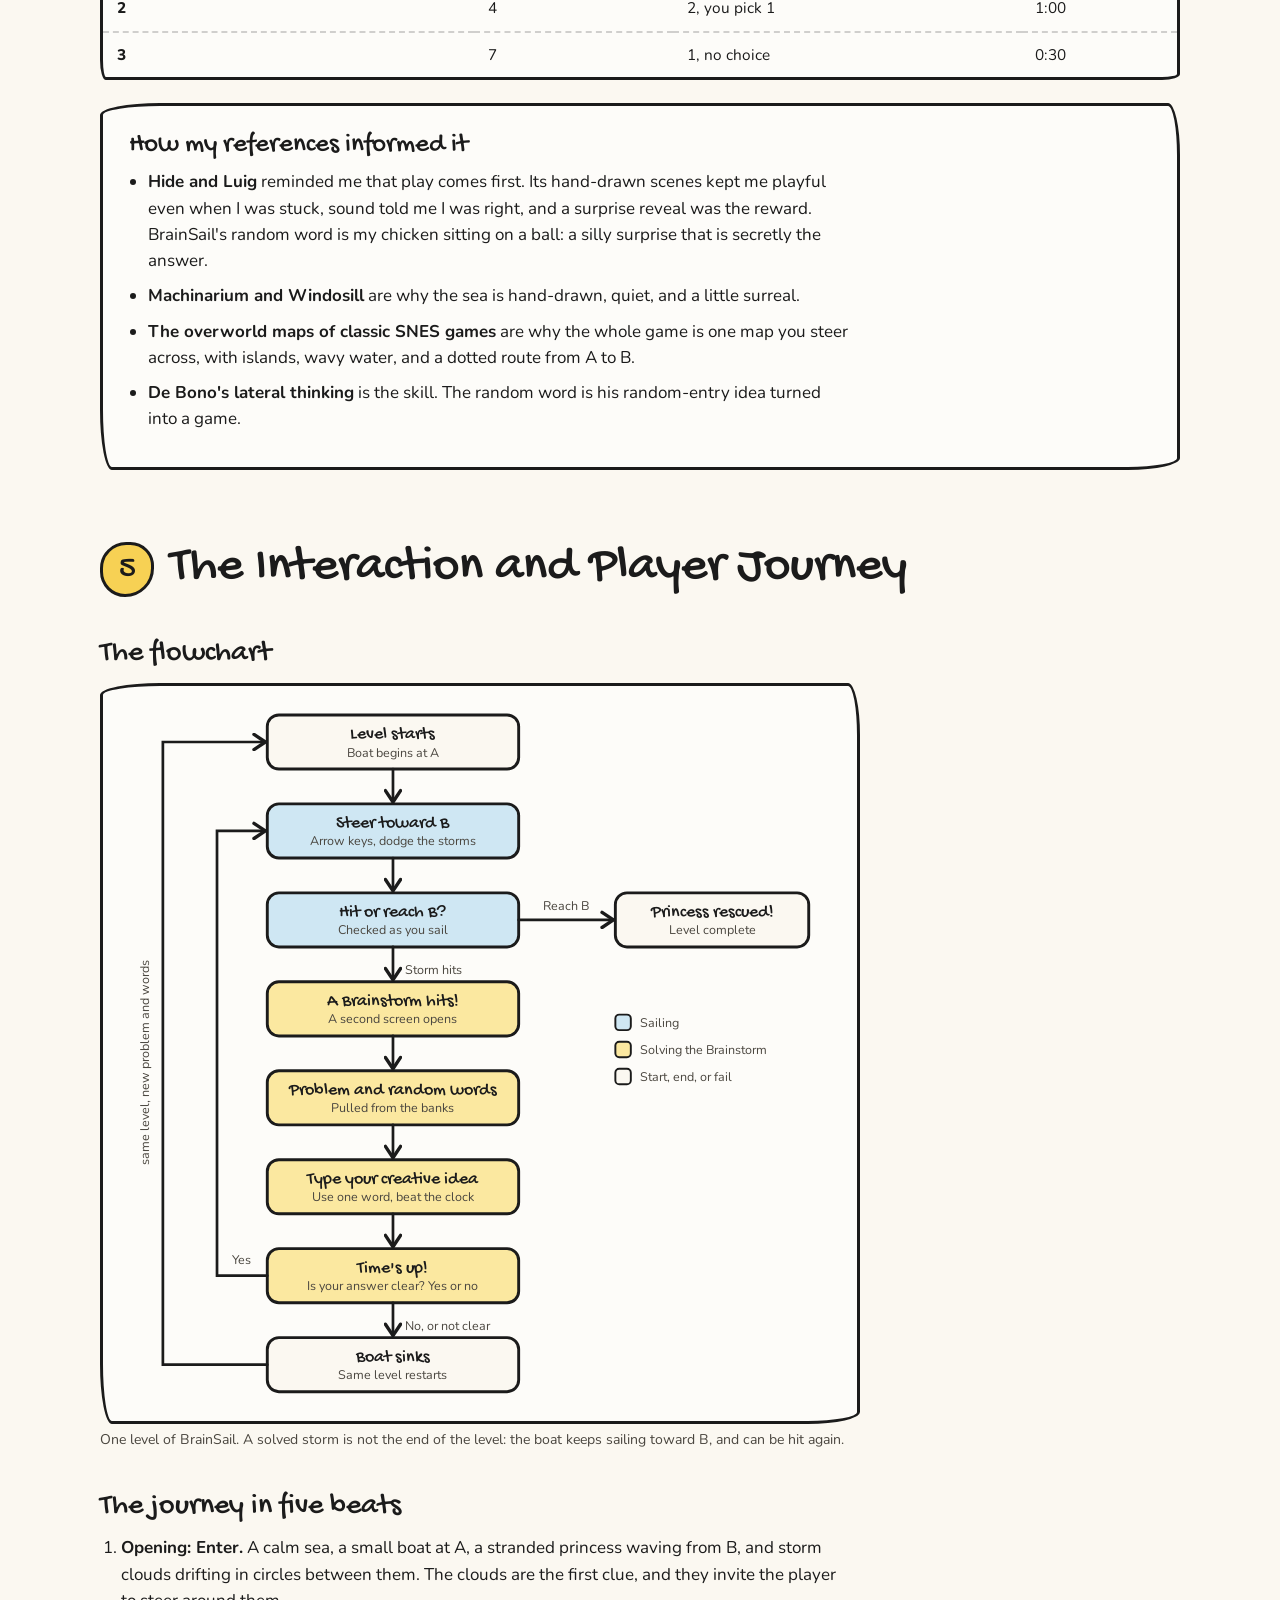
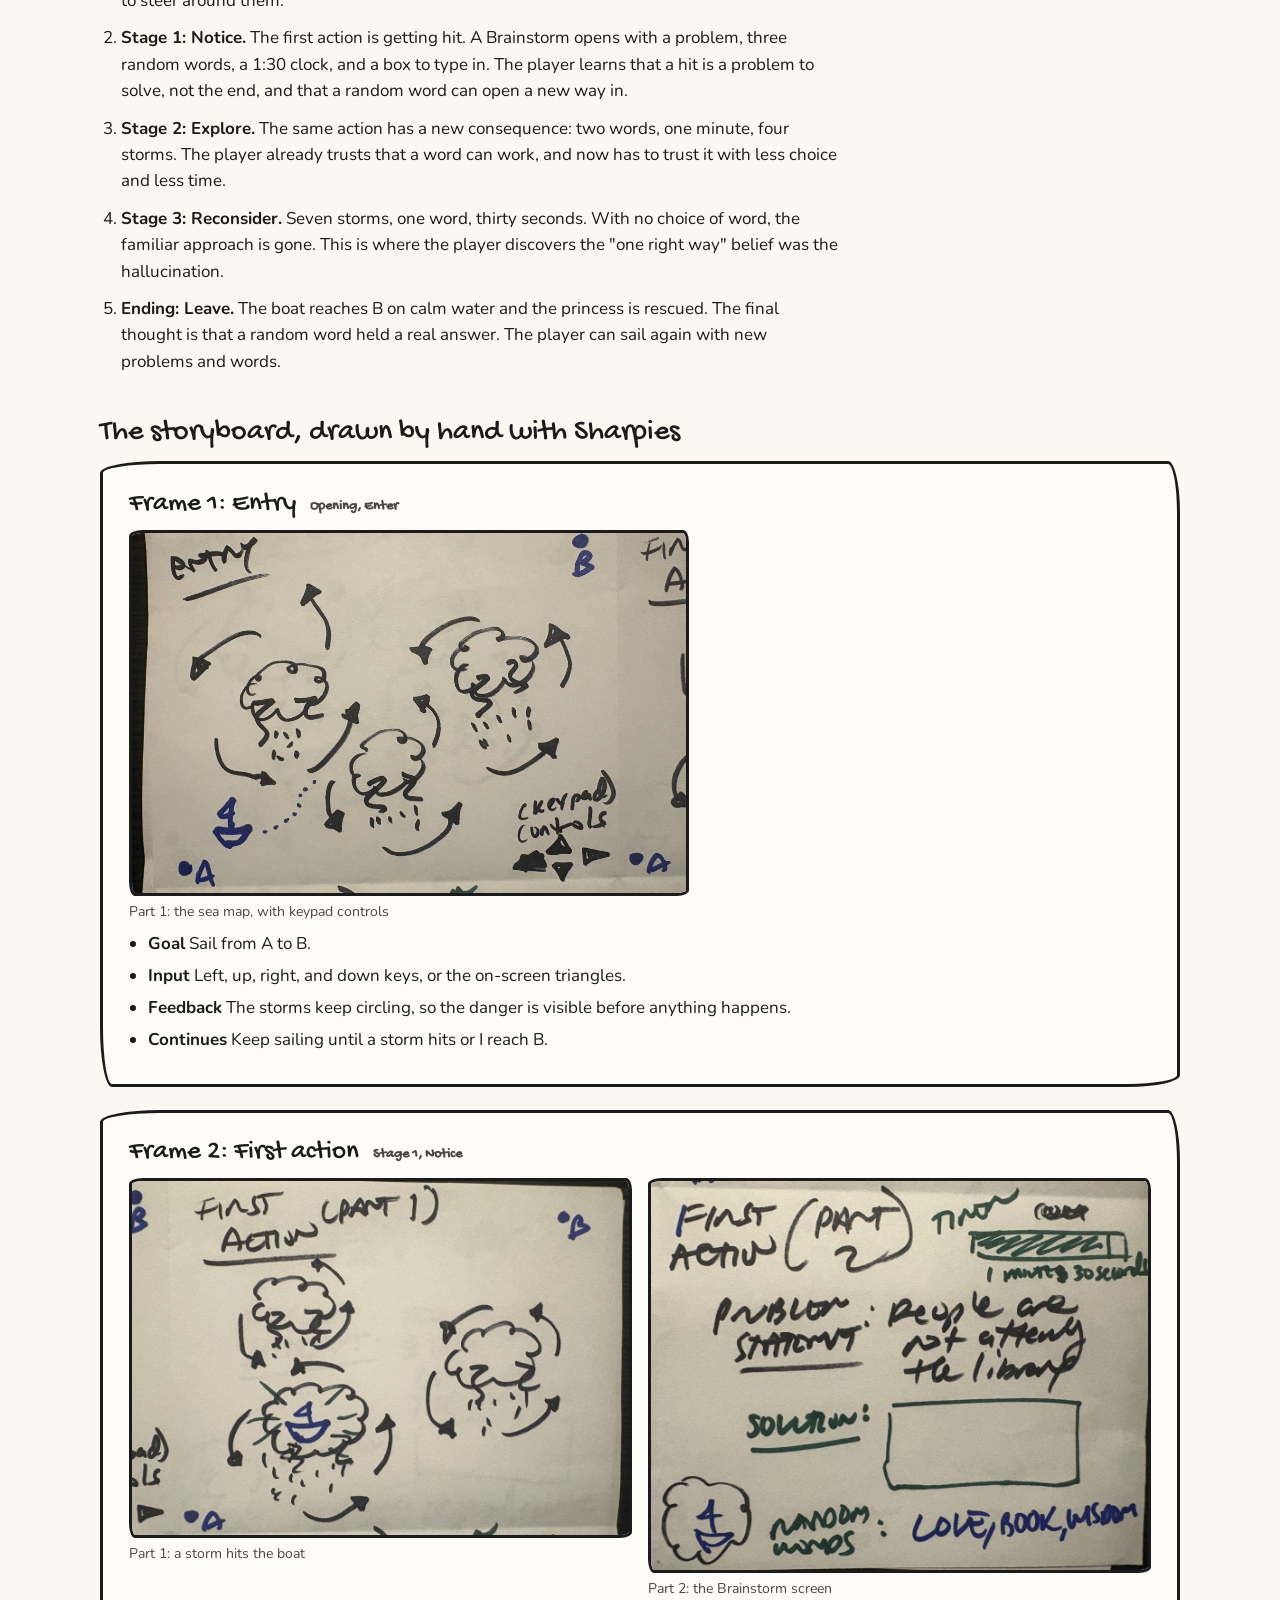
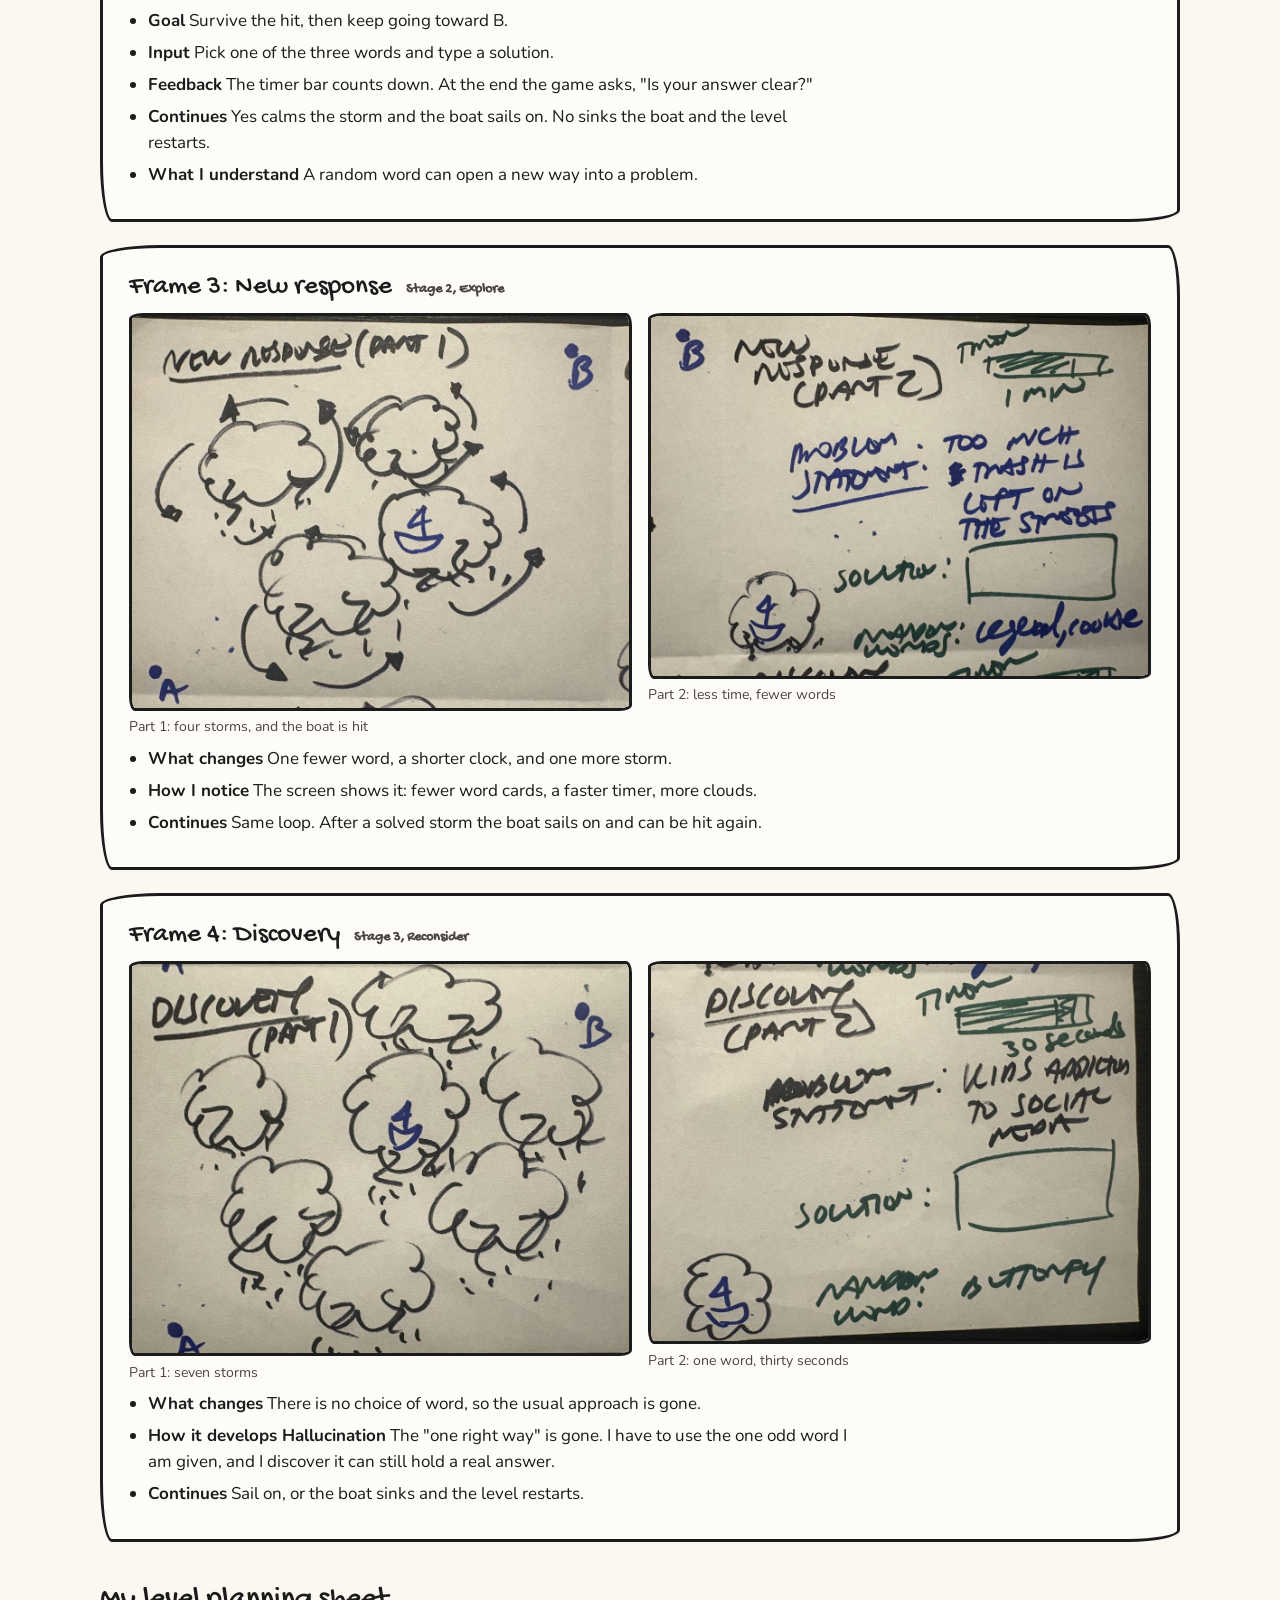
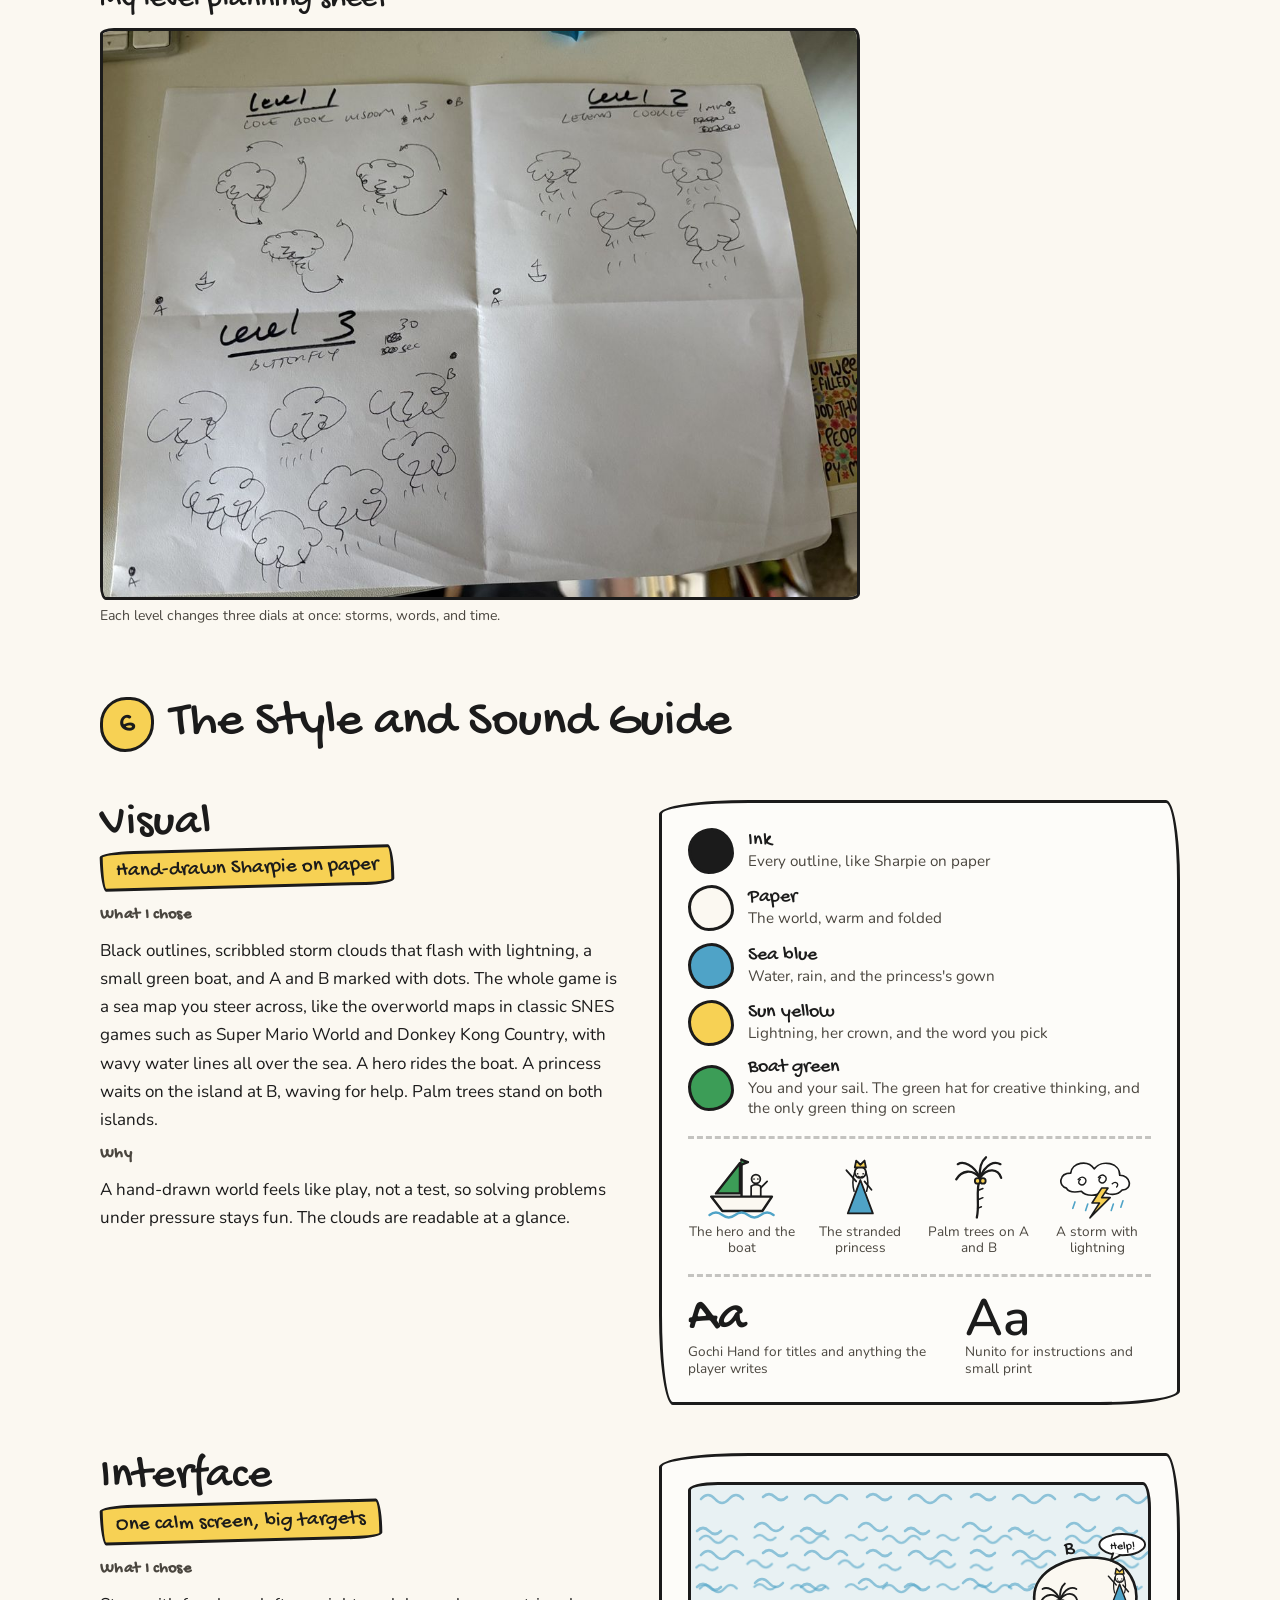
<file: brainsail-proposal/index.html>
<!DOCTYPE html>
<html lang="en">
<head>
<meta charset="utf-8">
<meta name="viewport" content="width=device-width, initial-scale=1">
<title>BrainSail | Game proposal</title>
<meta name="description" content="BrainSail is a lateral thinking game about sailing around storms. This is the game proposal.">
<link rel="preconnect" href="https://fonts.googleapis.com">
<link rel="preconnect" href="https://fonts.gstatic.com" crossorigin>
<link href="https://fonts.googleapis.com/css2?family=Gochi+Hand&family=Nunito:wght@400;600;800&display=swap" rel="stylesheet">
<style>
*{box-sizing:border-box}
html{scroll-behavior:smooth}
body{margin:0;background:#FBF8F1;color:#1B1B1B;font-family:"Nunito",system-ui,-apple-system,"Segoe UI",sans-serif;font-size:17px;line-height:1.65}

#style-sound{
  --ink:#1B1B1B;--paper:#FBF8F1;--sea:#4FA3C7;--sun:#F7D154;--boat:#3C9D57;--muted:#4A463F;
  --hand:"Gochi Hand","Segoe Print","Bradley Hand","Comic Sans MS",cursive;
  position:relative;isolation:isolate;overflow-x:clip;padding:0 0 5rem;
}
#style-sound::before{
  content:"";position:fixed;inset:0;z-index:-1;pointer-events:none;
  background:
    linear-gradient(90deg,transparent calc(50% - 7px),rgba(27,27,27,.04) calc(50% - 1px),rgba(27,27,27,.11) 50%,rgba(255,255,255,.55) calc(50% + 1px),transparent calc(50% + 8px)),
    linear-gradient(180deg,transparent calc(50% - 7px),rgba(27,27,27,.035) calc(50% - 1px),rgba(27,27,27,.10) 50%,rgba(255,255,255,.55) calc(50% + 1px),transparent calc(50% + 8px)),
    url("data:image/svg+xml,%3Csvg xmlns='http://www.w3.org/2000/svg' width='160' height='84' viewBox='0 0 160 84'%3E%3Cg fill='none' stroke='%234FA3C7' stroke-width='2.4' stroke-linecap='round' opacity='.3'%3E%3Cpath d='M8 20 q8-8 16 0 t16 0 t16 0'/%3E%3Cpath d='M92 62 q8-8 16 0 t16 0 t16 0'/%3E%3Cpath d='M104 14 q6-6 12 0 t12 0'/%3E%3Cpath d='M20 70 q6-6 12 0 t12 0'/%3E%3C/g%3E%3C/svg%3E");
  background-size:auto,auto,160px 84px;
  background-repeat:no-repeat,no-repeat,repeat;
}
#style-sound .bs-wrap{width:min(1080px,92vw);margin:0 auto}
#style-sound a{color:var(--ink);text-decoration-thickness:2px;text-underline-offset:3px;text-decoration-color:var(--sea)}
#style-sound a:hover{background:var(--sun)}
#style-sound :focus-visible{outline:3px solid var(--sea);outline-offset:3px;border-radius:6px}
#style-sound h1,#style-sound h2,#style-sound h3{font-family:var(--hand);font-weight:400;line-height:1.05;margin:0}
#style-sound p{margin:.5rem 0 0;max-width:62ch}

.bs-top{padding:1.2rem 0 0;font-weight:600}
.bs-hero{padding:1.5rem 0 1rem}
.bs-hero h1{font-size:clamp(4rem,13vw,8.5rem);letter-spacing:.01em;transform:rotate(-1.5deg);transform-origin:left bottom}
.bs-hero h1 span{background:linear-gradient(transparent 62%,var(--sun) 62%,var(--sun) 90%,transparent 90%);padding:0 .08em}
.bs-lede{font-family:var(--hand);font-size:clamp(1.5rem,3.4vw,2.1rem);line-height:1.2;max-width:28ch;margin-top:.6rem !important}
.bs-sticker{display:inline-block;margin-top:1.1rem;padding:.25rem .9rem;background:var(--sun);border:3px solid var(--ink);border-radius:70px 12px 60px 12px/12px 60px 12px 70px;font-family:var(--hand);font-size:1.25rem;transform:rotate(-2deg)}

.bs-frame{border:3px solid var(--ink);border-radius:90px 14px 80px 14px/14px 80px 14px 90px;background:rgba(255,255,255,.5);padding:clamp(.5rem,2vw,1.2rem);margin-top:1.4rem}
.bs-frame svg{display:block;width:100%;height:auto}
.bs-hand{font-family:var(--hand)}

.bs-intro{margin:2.6rem 0 .5rem}
.bs-intro h2{font-size:clamp(2rem,5vw,3rem)}
.bs-hl{background:linear-gradient(transparent 58%,var(--sun) 58%,var(--sun) 92%,transparent 92%);padding:0 .15em}

.bs-row{display:grid;grid-template-columns:minmax(0,1fr) minmax(0,1fr);gap:clamp(1.2rem,3vw,2.4rem);align-items:start;margin:3rem 0}
.bs-row h2{font-size:clamp(2rem,4.6vw,2.9rem)}
.bs-row h3{font-size:1.7rem;margin-top:.9rem}
.bs-k{font-weight:800;font-size:1rem;color:var(--muted);margin:1.1rem 0 .1rem;font-family:var(--hand);letter-spacing:.02em}
.bs-k+p{margin-top:0}
.bs-name{display:inline-block;font-family:var(--hand);font-size:1.3rem;background:var(--sun);border:3px solid var(--ink);border-radius:60px 10px 50px 10px/10px 50px 10px 60px;padding:0 .8rem;transform:rotate(-1.5deg);margin-bottom:.4rem}
.bs-demo{border:3px solid var(--ink);border-radius:90px 14px 80px 14px/14px 80px 14px 90px;background:rgba(255,255,255,.55);padding:clamp(1rem,2.5vw,1.6rem)}
.bs-demo small{display:block;margin-top:.9rem;color:var(--muted);font-size:.9rem;line-height:1.4}

.bs-chips{display:grid;gap:.7rem}
.bs-chip{display:flex;align-items:center;gap:.9rem}
.bs-chip i{flex:none;width:46px;height:46px;border:3px solid var(--ink);border-radius:52% 48% 55% 45%/48% 55% 45% 52%}
.bs-chip b{font-family:var(--hand);font-weight:400;font-size:1.25rem;display:block;line-height:1.1}
.bs-chip span{font-size:.95rem;color:var(--muted);line-height:1.3;display:block}
.bs-type{display:flex;gap:1.6rem;align-items:flex-end;margin-top:1.1rem;padding-top:1rem;border-top:3px dashed rgba(27,27,27,.25)}
.bs-type div{font-size:.85rem;color:var(--muted);line-height:1.2}
.bs-type strong{display:block;font-size:3.2rem;line-height:1;color:var(--ink);font-weight:400}

.bs-btn{font-family:var(--hand);font-size:1.2rem;line-height:1.1;color:var(--ink);background:var(--paper);border:3px solid var(--ink);border-radius:50px 10px 44px 10px/10px 44px 10px 50px;padding:.5rem 1.05rem;cursor:pointer;min-height:44px;transition:background .15s,transform .15s}
.bs-btn:hover{background:var(--sun)}
.bs-btn:active{transform:translateY(2px)}
.bs-btn[disabled]{opacity:.5;cursor:default}
.bs-btn.is-sea{background:var(--sea)}
.bs-btn.is-sea:hover{background:#6bb7d6}

.bs-mock{display:grid;gap:1rem}
.bs-mockhead{display:flex;gap:1rem;align-items:center}
.bs-ring{flex:none;width:92px;height:92px}
.bs-ring line{stroke:var(--ink);stroke-width:4;stroke-linecap:round}
.bs-ring text{font-family:var(--hand);font-size:26px;text-anchor:middle;dominant-baseline:central;fill:var(--ink)}
.bs-prob{font-size:.98rem;line-height:1.35}
.bs-prob b{font-family:var(--hand);font-weight:400;font-size:1.15rem;display:block}
.bs-cards{display:grid;grid-template-columns:repeat(3,1fr);gap:.7rem}
.bs-wc{font-family:var(--hand);font-size:1.5rem;color:var(--ink);background:#fff;border:3px solid var(--ink);border-radius:30px 8px 26px 8px/8px 26px 8px 30px;padding:1rem .3rem;cursor:pointer;min-height:64px;transition:transform .2s,background .2s,opacity .2s}
.bs-wc:nth-child(1){transform:rotate(-2deg)}
.bs-wc:nth-child(2){transform:rotate(1.2deg)}
.bs-wc:nth-child(3){transform:rotate(-1deg)}
.bs-wc:hover{background:#fff6cf}
.bs-wc.is-on{background:var(--sun);transform:translateY(-5px) rotate(0)}
.bs-wc.is-off{opacity:.45}
.bs-write{min-height:74px;border:3px solid var(--ink);border-radius:20px 6px 18px 6px/6px 18px 6px 20px;background:repeating-linear-gradient(transparent,transparent 25px,rgba(79,163,199,.45) 25px,rgba(79,163,199,.45) 27px);padding:.5rem .8rem;font-family:var(--hand);font-size:1.15rem;color:var(--muted)}
.bs-answer{display:grid;grid-template-columns:1fr 1fr;gap:.7rem}

.bs-stage{position:relative;height:220px;overflow:hidden;border:3px solid var(--ink);border-radius:30px 8px 26px 8px/8px 26px 8px 30px;background:rgba(79,163,199,.14)}
.bs-waves{position:absolute;left:0;right:0;bottom:0;width:100%;height:56px}
.bs-cloudbox{position:absolute;right:7%;top:6%;width:44%;max-width:210px;transition:transform .7s ease,opacity .7s ease}
.bs-cloudbox svg,.bs-boatbox svg{display:block;width:100%;height:auto}
.bs-boatbox{position:absolute;left:8%;bottom:20%;width:38%;max-width:170px;transition:transform 1.6s ease-in,opacity 1.6s ease-in}
.bs-boatbox .in{animation:bs-bob 3.2s ease-in-out infinite}
.bs-puff,.bs-bubbles{position:absolute;pointer-events:none}
.bs-puff{right:20%;top:26%;width:60px;height:60px}
.bs-bubbles{left:22%;bottom:30%;width:60px;height:60px}
.bs-puff i,.bs-bubbles i{position:absolute;width:12px;height:12px;border:3px solid var(--ink);border-radius:50%;opacity:0}
.bs-puff i:nth-child(1){left:6px;top:20px}.bs-puff i:nth-child(2){left:30px;top:10px}.bs-puff i:nth-child(3){left:44px;top:32px}
.bs-bubbles i:nth-child(1){left:4px;bottom:0}.bs-bubbles i:nth-child(2){left:26px;bottom:6px}.bs-bubbles i:nth-child(3){left:44px;bottom:0}
.bs-stage.is-hit .bs-boatbox .in{animation:bs-shake .5s ease-in-out 1}
.bs-stage.is-solved .bs-cloudbox{transform:scale(.12) rotate(40deg);opacity:0}
.bs-stage.is-solved .bs-puff i{animation:bs-rise 1s ease-out 1 forwards}
.bs-stage.is-solved .bs-puff i:nth-child(2){animation-delay:.1s}.bs-stage.is-solved .bs-puff i:nth-child(3){animation-delay:.2s}
.bs-stage.is-sunk .bs-boatbox{transform:translateY(64px) rotate(30deg);opacity:.25}
.bs-stage.is-sunk .bs-bubbles i{animation:bs-rise 1.6s ease-out 1 forwards}
.bs-stage.is-sunk .bs-bubbles i:nth-child(2){animation-delay:.3s}.bs-stage.is-sunk .bs-bubbles i:nth-child(3){animation-delay:.6s}
.bs-ctl{display:flex;flex-wrap:wrap;gap:.6rem;margin-top:.9rem}

.bs-lede2{font-family:var(--hand);font-size:clamp(1.25rem,2.6vw,1.6rem);line-height:1.25;max-width:36ch;margin-top:.5rem !important}
.bs-steer h3{font-size:1.9rem;margin:3rem 0 .4rem}
.bs-steer .bs-demo{margin-top:1rem}
.bs-steergrid{display:grid;grid-template-columns:minmax(0,1fr) auto;gap:clamp(1rem,3vw,2rem);align-items:center}
.bs-map{position:relative;border:3px solid var(--ink);border-radius:30px 8px 26px 8px/8px 26px 8px 30px;background:rgba(79,163,199,.12);overflow:hidden;cursor:pointer;touch-action:manipulation}
.bs-map svg{display:block;width:100%;height:auto}
.bs-map:focus-visible{outline:3px solid var(--sea);outline-offset:4px}
.bs-mshake.is-hit{animation:bs-shake .5s ease-in-out 1}
.bs-keys{display:grid;grid-template-columns:76px 76px 76px;grid-template-rows:46px 46px;gap:6px;justify-content:center}
.bs-key{display:grid;place-items:center;padding:0;background:var(--paper);border:3px solid var(--ink);border-radius:14px 6px 12px 6px/6px 12px 6px 14px;cursor:pointer;touch-action:none;transition:background .1s,transform .1s}
.bs-key svg{width:22px;height:22px;display:block}
.bs-key:hover{background:#fff6cf}
.bs-key.is-down,.bs-key:active{background:var(--sun);transform:translateY(2px)}
.bs-key[data-dir=left]{grid-column:1;grid-row:1/3}
.bs-key[data-dir=up]{grid-column:2;grid-row:1}
.bs-key[data-dir=down]{grid-column:2;grid-row:2}
.bs-key[data-dir=right]{grid-column:3;grid-row:1/3}
.bs-sounds{list-style:none;margin:0;padding:0;display:grid;gap:.55rem}
.bs-sounds li{display:grid;grid-template-columns:minmax(0,1fr) auto auto;gap:.7rem;align-items:center;padding:.5rem 0;border-bottom:2px dashed rgba(27,27,27,.2)}
.bs-sounds li:last-child{border-bottom:0}
.bs-sounds b{font-family:var(--hand);font-weight:400;font-size:1.25rem;display:block;line-height:1.1}
.bs-sounds span.d{font-size:.92rem;color:var(--muted);line-height:1.3;display:block}
.bs-bars{display:flex;gap:3px;align-items:center;height:26px;width:34px}
.bs-bars i{display:block;width:5px;height:100%;background:var(--ink);border-radius:3px;transform:scaleY(.25);transform-origin:center}
.bs-bars.playing i{animation:bs-bars .45s ease-in-out infinite alternate}
.bs-bars.playing i:nth-child(2){animation-delay:.1s;background:var(--sea)}
.bs-bars.playing i:nth-child(3){animation-delay:.2s}
.bs-bars.playing i:nth-child(4){animation-delay:.05s;background:var(--sun);box-shadow:0 0 0 1px var(--ink)}
.bs-audiobar{display:flex;flex-wrap:wrap;gap:.7rem;align-items:center;margin-bottom:.8rem}
.bs-status{font-size:.92rem;color:var(--muted)}

.bs-refs{margin:4rem 0 0}
.bs-refs>h2{font-size:clamp(2rem,5vw,3rem)}
.bs-refgrid{display:grid;grid-template-columns:repeat(3,minmax(0,1fr));gap:clamp(1rem,2.4vw,1.8rem);margin-top:1.8rem}
.bs-ref{position:relative;background:#fff;border:3px solid var(--ink);border-radius:16px 6px 14px 6px/6px 14px 6px 16px;padding:1.6rem 1.3rem 1.3rem;box-shadow:5px 6px 0 rgba(27,27,27,.14)}
.bs-ref:nth-child(1){transform:rotate(-1.2deg)}
.bs-ref:nth-child(2){transform:rotate(.9deg)}
.bs-ref:nth-child(3){transform:rotate(-.6deg)}
.bs-ref::before{content:"";position:absolute;left:50%;top:-14px;width:84px;height:26px;background:rgba(247,209,84,.85);border:2px solid rgba(27,27,27,.5);transform:translateX(-50%) rotate(-3deg)}
.bs-ref h3{font-size:1.9rem}
.bs-how{display:inline-block;font-size:.88rem;font-weight:800;background:rgba(79,163,199,.28);border-radius:20px;padding:.05rem .7rem;margin:0 0 .5rem}
.bs-ref p{font-size:.98rem;line-height:1.55}
.bs-ref .bs-k{font-size:1.05rem;margin-top:.9rem}

.bs-credits{margin:4rem 0 0;border-top:3px dashed rgba(27,27,27,.3);padding-top:1.6rem}
.bs-credits h2{font-size:2rem}
.bs-credits ul{margin:.7rem 0 0;padding-left:1.2rem}
.bs-credits li{margin:.35rem 0;max-width:70ch}


#style-sound [hidden]{display:none !important}
.sr{position:absolute;width:1px;height:1px;overflow:hidden;clip:rect(0 0 0 0);white-space:nowrap}
.bs-lede{max-width:34ch !important}
.bs-cast{display:grid;grid-template-columns:repeat(4,1fr);gap:.6rem;margin-top:1.1rem;padding-top:1rem;border-top:3px dashed rgba(27,27,27,.25)}
.bs-cast figure{margin:0;text-align:center;font-size:.85rem;line-height:1.2;color:var(--muted)}
.bs-cast svg{display:block;width:100%;height:64px;margin-bottom:.3rem}
.bs-play .bs-screens{display:grid}
.bs-screen{grid-area:1/1;min-width:0;display:flex;flex-direction:column}
.bs-screen.is-off{visibility:hidden;pointer-events:none}
.bs-map{position:relative;flex:1;display:flex;align-items:center;border:3px solid var(--ink);border-radius:30px 8px 26px 8px/8px 26px 8px 30px;background-color:rgba(79,163,199,.12);overflow:hidden;cursor:pointer;touch-action:manipulation;
  background-image:url("data:image/svg+xml,%3Csvg xmlns='http://www.w3.org/2000/svg' width='104' height='56' viewBox='0 0 104 56'%3E%3Cg fill='none' stroke='%234FA3C7' stroke-width='2.6' stroke-linecap='round' opacity='.6'%3E%3Cpath d='M10 14 q7-8 14 0 t14 0 t14 0'/%3E%3Cpath d='M64 42 q7-8 14 0 t14 0'/%3E%3Cpath d='M72 12 q6-6 12 0 t12 0'/%3E%3Cpath d='M6 46 q6-6 12 0 t12 0'/%3E%3C/g%3E%3C/svg%3E")}
.bs-map svg{display:block;width:100%;height:auto}
.bs-map:focus-visible{outline:3px solid var(--sea);outline-offset:4px}
.bs-flashfx{position:absolute;inset:0;background:#fff;opacity:0;pointer-events:none}
.bs-flashfx.on{animation:bs-fx .35s ease-out 1}
.bs-mcloud .bs-mc-in{transition:transform .6s ease,opacity .6s ease}
.bs-mcloud.is-gone .bs-mc-in{transform:scale(.1) rotate(40deg);opacity:0}
.bs-mbolt{opacity:0}
.bs-mbolt.on{opacity:1;animation:bs-flash2 .42s steps(1) 1}
.bs-bolt{opacity:0;animation:bs-flash 7s linear infinite}
.bs-mshake{transition:transform 1.4s ease-in,opacity 1.4s ease-in}
.bs-mshake.is-hit{animation:bs-shake .5s ease-in-out 1}
.bs-mshake.is-sunk{transform:translateY(34px) rotate(30deg);opacity:.25}
.bs-solve{flex:1;border:3px solid var(--ink);border-radius:30px 8px 26px 8px/8px 26px 8px 30px;background:#fff;padding:clamp(.8rem,2.4vw,1.1rem);display:flex;flex-direction:column;gap:.7rem}
.bs-solvehead{display:flex;align-items:center;gap:.6rem}
.bs-solvehead svg{width:64px;height:48px;flex:none}
.bs-solvehead h3{font-size:1.9rem;margin:0}
.bs-instr{margin:0 !important;max-width:none !important;background:var(--sun);border:3px solid var(--ink);border-radius:30px 8px 26px 8px/8px 26px 8px 30px;padding:.5rem .85rem;font-family:var(--hand);font-size:1.2rem;line-height:1.25}
.bs-typein{width:100%;min-height:104px;resize:vertical;font-family:var(--hand);font-size:1.25rem;line-height:27px;color:var(--ink);background:repeating-linear-gradient(transparent,transparent 25px,rgba(79,163,199,.45) 25px,rgba(79,163,199,.45) 27px);border:3px solid var(--ink);border-radius:20px 6px 18px 6px/6px 18px 6px 20px;padding:.45rem .8rem}
.bs-typein::placeholder{color:#6b665d}
.bs-typein[readonly]{background-color:#f4efe2}
.bs-timesup{padding:.7rem .8rem;border:3px solid var(--ink);border-radius:26px 8px 22px 8px/8px 22px 8px 26px;background:#fff6cf}
.bs-timesup b{font-family:var(--hand);font-weight:400;font-size:1.45rem;display:block;line-height:1.1;margin-bottom:.5rem}
.bs-play .bs-keys{margin-top:1rem}
.bs-playbar{display:flex;flex-wrap:wrap;gap:.7rem;align-items:center;justify-content:center;margin-top:.9rem}
@keyframes bs-flash{0%,84%,100%{opacity:0}85%{opacity:1}87%{opacity:.1}89%{opacity:1}93%{opacity:0}}
@keyframes bs-flash2{0%{opacity:1}30%{opacity:.1}50%{opacity:1}100%{opacity:0}}
@keyframes bs-fx{0%{opacity:.5}100%{opacity:0}}

#style-sound .bsp-sub{margin:2.6rem 0 .8rem}
#style-sound .bsp-card h3{margin:0 0 .3rem}
#style-sound .bsp-moment h3{margin:0 0 .2rem}
.bsp-moments{display:grid;gap:1.4rem}
.bsp-moment{display:grid;grid-template-columns:minmax(220px,.85fr) minmax(0,1.5fr);column-gap:clamp(1rem,3vw,2rem);align-items:start}
.bsp-moment .bsp-fig{grid-row:1/3}
.bsp-pair.one{grid-template-columns:minmax(0,560px)}
.bsp-q{margin-left:0}
@media (max-width:860px){.bsp-moment{grid-template-columns:1fr}.bsp-moment .bsp-fig{grid-row:auto;margin-bottom:.8rem}}

.bsp-by{margin:.9rem 0 0 !important;color:var(--muted);font-size:.98rem}
.bsp-nav{position:sticky;top:0;z-index:30;display:flex;gap:.5rem;overflow-x:auto;padding:.6rem .3rem;margin:1.4rem 0 0;background:rgba(251,248,241,.95);border-bottom:3px dashed rgba(27,27,27,.25);scrollbar-width:thin}
.bsp-nav a{flex:none;font-family:var(--hand);font-size:1.15rem;line-height:1.2;text-decoration:none;color:var(--ink);border:3px solid var(--ink);border-radius:40px 8px 34px 8px/8px 34px 8px 40px;padding:.2rem .8rem;background:var(--paper)}
.bsp-nav a:hover{background:var(--sun)}
.bsp-sec{margin:4.5rem 0 0;scroll-margin-top:4.5rem}
.bsp-head{display:flex;gap:1rem;align-items:flex-start;margin-bottom:1.4rem}
.bsp-num{flex:none;display:grid;place-items:center;width:3.4rem;height:3.4rem;border:3px solid var(--ink);border-radius:50% 45% 55% 48%;background:var(--sun);font-family:var(--hand);font-size:2rem;line-height:1}
.bsp-head h2{font-size:clamp(2.1rem,5vw,3.2rem)}
.bsp-head p{margin:.25rem 0 0;color:var(--muted)}
.bsp-sub{font-size:1.9rem;margin:2.4rem 0 .7rem}
.bsp-card{border:3px solid var(--ink);border-radius:60px 12px 52px 12px/12px 52px 12px 60px;background:rgba(255,255,255,.58);padding:clamp(1rem,2.6vw,1.6rem)}
.bsp-card h3{font-size:1.7rem;margin:0 0 .3rem}
.bsp-card h3 small{font-family:var(--font-body,inherit);font-size:.85rem;color:var(--muted);font-weight:600}
.bsp-two{display:grid;grid-template-columns:1.25fr 1fr;gap:clamp(1rem,3vw,2rem);align-items:start}
.bsp-big{font-size:1.25rem;line-height:1.5;max-width:none !important}
.bsp-grid2{display:grid;grid-template-columns:repeat(2,minmax(0,1fr));gap:clamp(1rem,2.4vw,1.6rem)}
.bsp-grid3{display:grid;grid-template-columns:repeat(3,minmax(0,1fr));gap:clamp(1rem,2.4vw,1.4rem)}
.bsp-case{display:grid;grid-template-columns:1fr 1fr;gap:clamp(1rem,3vw,2rem)}
.bsp-btn{display:inline-block;font-family:var(--hand);font-size:1.2rem;text-decoration:none !important;border:3px solid var(--ink);border-radius:50px 10px 44px 10px/10px 44px 10px 50px;padding:.45rem 1rem;background:var(--sun);margin-top:.3rem}
.bsp-btn:hover{background:#ffe27a !important}
.bsp-links a{display:inline-block;margin:.15rem .6rem .15rem 0}
.bsp-tag{display:inline-block;font-weight:800;font-size:.82rem;line-height:1.3;border:2px solid var(--ink);border-radius:20px;padding:.05rem .65rem;margin-right:.4rem;vertical-align:baseline}
.t-src{background:rgba(79,163,199,.35)}
.t-obs{background:rgba(247,209,84,.7)}
.t-int{background:#fff;border-style:dashed}
.bsp-legend{margin:1.4rem 0 0;max-width:none !important;font-size:.95rem;color:var(--muted)}
.bsp-fig{margin:0}
.bsp-fig img{display:block;width:100%;height:auto;border:3px solid var(--ink);border-radius:14px 6px 12px 6px/6px 12px 6px 14px;background:#fff}
.bsp-fig figcaption,.bsp-frame2 figcaption{font-size:.88rem;color:var(--muted);margin-top:.4rem;line-height:1.35}
.bsp-fig.wide{max-width:760px}
.bsp-moment h3{margin-top:.8rem}
.bsp-moment dl,.bsp-dl{margin:0}
.bsp-moment dt,.bsp-dl dt{font-family:var(--hand);font-size:1.1rem;color:var(--muted);margin-top:.7rem}
.bsp-moment dd,.bsp-dl dd{margin:0;font-size:.97rem;line-height:1.5}
.bsp-dl dt{font-size:1.25rem}
.bsp-scroll{overflow-x:auto}
.bsp-table{width:100%;border-collapse:separate;border-spacing:0;border:3px solid var(--ink);border-radius:20px 6px 18px 6px/6px 18px 6px 20px;background:rgba(255,255,255,.6);overflow:hidden;font-size:.96rem;line-height:1.45}
.bsp-table th,.bsp-table td{padding:.7rem .85rem;text-align:left;vertical-align:top;border-bottom:2px dashed rgba(27,27,27,.2)}
.bsp-table thead th{font-family:var(--hand);font-weight:400;font-size:1.15rem;background:rgba(247,209,84,.45);border-bottom:3px solid var(--ink)}
.bsp-table tbody tr:last-child th,.bsp-table tbody tr:last-child td{border-bottom:0}
.bsp-table tbody th{font-weight:800;min-width:9rem}
.bsp-table tbody th span{display:block;font-weight:600;color:var(--muted);font-size:.92rem}
.bsp-th-img{display:inline-block;width:68px;height:52px;object-fit:cover;border:2px solid var(--ink);border-radius:8px;margin:.5rem .4rem 0 0;background:#fff}
.bsp-list{margin:.6rem 0 0;padding-left:1.2rem}
.bsp-list li{margin:.55rem 0;max-width:70ch;line-height:1.55}
.bsp-list.tight li{margin:.35rem 0}
.bsp-q{font-family:var(--hand);font-size:1.25rem;line-height:1.35;border-left:6px solid var(--sun);padding:.1rem 0 .1rem .9rem;margin:.8rem 0 0 !important;max-width:none !important}
.bsp-chat{display:grid;gap:.9rem}
.bsp-bub{border:3px solid var(--ink);border-radius:30px 8px 26px 8px/8px 26px 8px 30px;padding:.8rem 1.1rem;max-width:88%;background:#fff}
.bsp-bub b{font-family:var(--hand);font-weight:400;font-size:1.2rem;display:block;color:var(--muted)}
.bsp-bub p{max-width:none;font-size:.98rem;line-height:1.55;margin:.4rem 0 0}
.bsp-bub.me{background:#fff6cf;justify-self:end}
.bsp-bub.ai{background:rgba(79,163,199,.16)}
.bsp-ver td:first-child{min-width:14rem}
.bsp-frame2{margin:0}
.bsp-frame2 svg{display:block;width:100%;max-width:760px;height:auto;border:3px solid var(--ink);border-radius:60px 12px 52px 12px/12px 52px 12px 60px;background:rgba(255,255,255,.55);padding:.6rem}
.fc-paper{fill:#FBF8F1}.fc-sea{fill:#cfe7f3}.fc-sun{fill:#fbe8a0}
.bsp-th{font-family:var(--hand);font-size:19px;fill:#1B1B1B}
.bsp-ts{font-family:"Nunito",system-ui,sans-serif;font-size:13px;fill:#4A463F}
.bsp-ar{stroke:#1B1B1B;stroke-width:2.8;stroke-linecap:round;fill:none}
.bsp-beats{margin:.6rem 0 0;padding-left:1.3rem}
.bsp-beats li{margin:.7rem 0;max-width:72ch;line-height:1.55}
.bsp-boards{display:grid;gap:1.4rem}
.bsp-pair{display:grid;grid-template-columns:repeat(auto-fit,minmax(240px,1fr));gap:1rem;margin-top:.7rem}
.bsp-frame h3 small{display:inline-block;margin-left:.5rem}
.bsp-done{margin-top:1.6rem !important;max-width:none !important;border:3px dashed var(--ink);border-radius:30px 8px 26px 8px/8px 26px 8px 30px;padding:.9rem 1.1rem;background:rgba(247,209,84,.35)}
.bsp-sec6{margin-bottom:-1rem}
@media (max-width:860px){
  .bsp-two,.bsp-grid2,.bsp-grid3,.bsp-case{grid-template-columns:1fr}
  .bsp-bub{max-width:100%}
}
@keyframes bs-bob{0%,100%{transform:translateY(0) rotate(-2deg)}50%{transform:translateY(-6px) rotate(2deg)}}
@keyframes bs-orbit{from{transform:rotate(0) translateX(14px) rotate(0)}to{transform:rotate(360deg) translateX(14px) rotate(-360deg)}}
@keyframes bs-shake{0%,100%{transform:translateX(0)}20%{transform:translateX(-8px) rotate(-3deg)}40%{transform:translateX(8px) rotate(3deg)}60%{transform:translateX(-5px)}80%{transform:translateX(4px)}}
@keyframes bs-rise{0%{transform:translateY(0);opacity:.95}100%{transform:translateY(-60px);opacity:0}}
@keyframes bs-bars{from{transform:scaleY(.3)}to{transform:scaleY(1)}}
.orbit{transform-box:fill-box;transform-origin:center;animation:bs-orbit 8s linear infinite}
.orbit.o2{animation-duration:10s;animation-delay:-3s}
.orbit.o3{animation-duration:9s;animation-delay:-6s}
.bob{transform-box:fill-box;transform-origin:center;animation:bs-bob 3.6s ease-in-out infinite}

@media (max-width:860px){
  .bs-steergrid{grid-template-columns:1fr}
  .bs-row{grid-template-columns:1fr;margin:2.4rem 0}
  .bs-refgrid{grid-template-columns:1fr}
  .bs-ref:nth-child(n){transform:none}
}
@media (max-width:480px){
  .bs-cast{grid-template-columns:repeat(2,1fr)}
  .bs-sounds li{grid-template-columns:minmax(0,1fr) auto}
  .bs-bars{display:none}
  .bs-answer{grid-template-columns:1fr}
}
@media (prefers-reduced-motion:reduce){
  html{scroll-behavior:auto}
  #style-sound *,#style-sound *::before,#style-sound *::after{animation:none !important;transition:none !important}
  #style-sound .bs-bolt{opacity:.9}
}
</style>
</head>
<body>

<svg width="0" height="0" style="position:absolute" aria-hidden="true" focusable="false">
  <defs>
    <marker id="bs-arrow" viewBox="0 0 10 10" refX="8" refY="5" markerWidth="7" markerHeight="7" orient="auto-start-reverse">
      <path d="M2 1 L8 5 L2 9" fill="none" stroke="#1B1B1B" stroke-width="1.8" stroke-linecap="round" stroke-linejoin="round"/>
    </marker>
    <pattern id="bs-wavepat" width="104" height="56" patternUnits="userSpaceOnUse">
      <g fill="none" stroke="#4FA3C7" stroke-width="2.6" stroke-linecap="round" opacity=".6">
        <path d="M10 14 q7-8 14 0 t14 0 t14 0"/>
        <path d="M64 42 q7-8 14 0 t14 0"/>
        <path d="M72 12 q6-6 12 0 t12 0"/>
        <path d="M6 46 q6-6 12 0 t12 0"/>
      </g>
    </pattern>
    <symbol id="bs-cloud" viewBox="0 0 160 120">
      <path d="M22 62 C6 58 8 34 30 34 C32 14 62 8 74 26 C88 8 122 14 122 38 C142 38 148 64 126 66 C118 76 100 76 92 68 C80 78 58 78 50 68 C40 70 26 70 22 62 Z" fill="#fff" fill-opacity=".6" stroke="#1B1B1B" stroke-width="3.2" stroke-linecap="round" stroke-linejoin="round"/>
      <g fill="none" stroke="#1B1B1B" stroke-width="2.6" stroke-linecap="round" stroke-linejoin="round">
        <path d="M44 46 c8-10 20 0 12 8 c-6 6-16-2-8-8"/>
        <path d="M82 42 c8-10 20 0 12 8 c-6 6-16-2-8-8"/>
        <path d="M108 54 c6-6 14 0 8 6"/>
      </g>
      <path d="M38 88 l-4 12 M62 92 l-4 12 M110 92 l-4 12 M128 86 l-4 12" fill="none" stroke="#4FA3C7" stroke-width="3" stroke-linecap="round"/>
    </symbol>
    <symbol id="bs-bolt" viewBox="0 0 160 120">
      <path d="M88 62 L70 90 L84 90 L66 118 L104 80 L88 80 L100 62 Z" fill="#F7D154" stroke="#1B1B1B" stroke-width="3" stroke-linejoin="round"/>
    </symbol>
    <symbol id="bs-boat" viewBox="0 0 90 80">
      <g stroke="#1B1B1B" stroke-width="3" stroke-linecap="round" stroke-linejoin="round">
        <path d="M42 10 L42 48 L12 48 Z" fill="#3C9D57"/>
        <path d="M44 6 L44 52" fill="none"/>
      </g>
      <g stroke="#1B1B1B" stroke-width="2.2" stroke-linecap="round" stroke-linejoin="round">
        <path d="M68 41 L76 33" fill="none"/>
        <path d="M56 52 L56 39 Q62 35 68 39 L68 52 Z" fill="#FBF8F1"/>
        <circle cx="62" cy="30" r="5.5" fill="#FBF8F1"/>
        <circle cx="59.6" cy="30" r="1.05" fill="#1B1B1B" stroke="none"/>
        <circle cx="64.4" cy="30" r="1.05" fill="#1B1B1B" stroke="none"/>
      </g>
      <g stroke="#1B1B1B" stroke-width="3" stroke-linecap="round" stroke-linejoin="round">
        <path d="M6 52 L82 52 L70 70 L20 70 Z" fill="#FBF8F1"/>
        <path d="M44 6 l8 3 l-8 3" fill="#3C9D57"/>
      </g>
      <path d="M4 75 q8 -6 16 0 t16 0 t16 0 t16 0 t16 0" fill="none" stroke="#4FA3C7" stroke-width="3" stroke-linecap="round"/>
    </symbol>
    <symbol id="bs-palm" viewBox="0 0 64 84">
      <g fill="none" stroke="#1B1B1B" stroke-width="3" stroke-linecap="round" stroke-linejoin="round">
        <path d="M30 82 C 34 64, 28 48, 34 30"/>
        <path d="M34 30 C 24 18, 10 20, 3 32"/>
        <path d="M34 30 C 26 12, 12 8, 5 12"/>
        <path d="M34 30 C 44 16, 58 18, 62 30"/>
        <path d="M34 30 C 42 10, 54 8, 61 12"/>
        <path d="M34 30 C 33 18, 36 8, 42 3"/>
        <path d="M31 70 l5 -2 M33 58 l5 -2 M33 46 l5 -2" stroke-width="2"/>
      </g>
      <g fill="#F7D154" stroke="#1B1B1B" stroke-width="2.4"><circle cx="31" cy="34" r="3.6"/><circle cx="38" cy="34" r="3.6"/></g>
    </symbol>
    <symbol id="bs-princess" viewBox="0 0 60 92">
      <g stroke="#1B1B1B" stroke-width="2.6" stroke-linecap="round" stroke-linejoin="round">
        <path d="M24 38 L10 22" fill="none"/>
        <path d="M36 38 L46 50" fill="none"/>
        <path d="M30 36 L12 84 L48 84 Z" fill="#4FA3C7"/>
        <path d="M22 24 q-5 14 -1 28 M38 24 q5 14 1 28" fill="none" stroke-width="2.2"/>
        <circle cx="30" cy="25" r="8" fill="#FBF8F1"/>
        <path d="M22 18 L24 8 L30 14 L36 8 L38 18 Z" fill="#F7D154"/>
        <path d="M26 27 h.1 M34 27 h.1" fill="none" stroke-width="2.4"/>
        <path d="M27 30.5 q3 2.5 6 0" fill="none" stroke-width="1.6"/>
      </g>
    </symbol>
  </defs>
</svg>

<main id="style-sound">
  <div class="bs-wrap">

    <div class="bs-top"><a href="https://mrvspitzer.github.io/ai-interdisciplinary-design-portfolio/">Back to my portfolio</a></div>

    <header class="bs-hero">
      <h1><span>BrainSail</span></h1>
      <p class="bs-lede">Sail from A to B to rescue a stranded princess. When a storm hits, solve it with one random word.</p>
      <p class="bs-lede2">Every storm is one rep that builds your <span class="bs-hl">lateral thinking muscles</span>.</p>
      <span class="bs-sticker">A game proposal for Professor Weidi Zhang</span>

      <p class="bsp-by">by Christopher von Spitzer. DSC 494/598 AI for Interdisciplinary Design. October 28, 2026.</p>

      <figure class="bs-frame" style="margin-left:0;margin-right:0">
        <svg viewBox="0 0 760 380" role="img" aria-label="A map sketch. A hero sails a small green boat from point A past three big storm clouds with lightning that drift in circles. A stranded princess waves for help from the island at point B. Palm trees stand on both islands.">
          <rect width="760" height="380" fill="#4FA3C7" opacity=".1"/>
          <rect width="760" height="380" fill="url(#bs-wavepat)"/>
          <g fill="#FBF8F1" stroke="#1B1B1B" stroke-width="3.2" stroke-linejoin="round">
            <path d="M8 336 C 4 298, 46 284, 90 290 C 134 296, 150 326, 136 350 C 118 372, 40 372, 22 356 Z"/>
            <path d="M606 100 C 602 62, 656 40, 702 46 C 744 52, 756 96, 740 122 C 720 146, 632 144, 614 122 Z"/>
          </g>
          <path d="M258 236 C 285 212, 305 190, 345 186 S 450 188, 490 150 S 545 108, 600 98" fill="none" stroke="#1B1B1B" stroke-width="3.4" stroke-linecap="round" stroke-dasharray="1 13"/>
          <g transform="translate(250 10)"><g class="orbit"><use href="#bs-cloud" width="200" height="150"/><use href="#bs-bolt" class="bs-bolt" style="animation-delay:-1.5s" width="200" height="150"/></g></g>
          <g transform="translate(310 205)"><g class="orbit o2"><use href="#bs-cloud" width="190" height="142"/><use href="#bs-bolt" class="bs-bolt" style="animation-delay:-4s" width="190" height="142"/></g></g>
          <g transform="translate(500 150)"><g class="orbit o3"><use href="#bs-cloud" width="200" height="150"/><use href="#bs-bolt" class="bs-bolt" style="animation-delay:-6.2s" width="200" height="150"/></g></g>
          <g fill="none" stroke="#1B1B1B" stroke-width="2.6" stroke-linecap="round">
            <path d="M236 54 q-26 40 6 84" marker-end="url(#bs-arrow)"/>
            <path d="M296 330 q-24 -34 8 -76" marker-end="url(#bs-arrow)"/>
            <path d="M708 196 q20 34 -8 78" marker-end="url(#bs-arrow)"/>
          </g>
          <use href="#bs-palm" x="100" y="266" width="46" height="60"/>
          <use href="#bs-palm" x="618" y="76" width="46" height="60"/>
          <use href="#bs-princess" x="702" y="46" width="42" height="64"/>
          <g>
            <ellipse cx="728" cy="24" rx="30" ry="13" fill="#fff" stroke="#1B1B1B" stroke-width="2.4"/>
            <path d="M716 34 l-2 12 l12 -9" fill="#fff" stroke="#1B1B1B" stroke-width="2.4" stroke-linejoin="round"/>
            <text class="bs-hand" x="728" y="30" font-size="17" text-anchor="middle" fill="#1B1B1B">Help!</text>
          </g>
          <g stroke="#1B1B1B" stroke-width="3.2" fill="none"><circle cx="68" cy="330" r="10"/><circle cx="686" cy="102" r="10"/></g>
          <circle cx="68" cy="330" r="3.4" fill="#1B1B1B"/><circle cx="686" cy="102" r="3.4" fill="#1B1B1B"/>
          <text class="bs-hand" x="30" y="344" font-size="32" fill="#1B1B1B">A</text>
          <text class="bs-hand" x="686" y="36" font-size="32" fill="#1B1B1B" text-anchor="middle">B</text>
          <g transform="translate(150 196)"><g class="bob"><use href="#bs-boat" width="104" height="92"/></g></g>
        </svg>
      </figure>
    </header>

    <nav class="bsp-nav" aria-label="Proposal sections"><a href="#p1">1 BrainSail</a><a href="#p2">2 Case study</a><a href="#p3">3 AI insights</a><a href="#p4">4 Narrative</a><a href="#p5">5 Player journey</a><a href="#p6">6 Style and sound</a><a href="#p7">7 Build plan</a></nav>

    <section class="bsp-sec" id="p1" aria-labelledby="h-p1">
      <div class="bsp-head"><span class="bsp-num">1</span><div><h2 id="h-p1">Welcome to the world of BrainSail</h2></div></div>
      <div class="bsp-two">
        <div>
          <p class="bsp-big"><b>BrainSail</b> is a small web game about sailing a boat across a sea map to rescue a stranded princess.</p>
          <p>Storm clouds loop in circles between the boat at point A and the island at point B. You steer with the arrow keys and try to dodge them. When one hits, a <span class="bs-hl">Brainstorm</span> opens: you get a problem and a few random words, and you use one word to spark a new, creative solution before the clock runs out. Then you decide if your answer is clear. If it is, the storm calms and you sail on. If not, the boat sinks and the level starts again.</p>
        </div>
        <div class="bsp-card">
          <p class="bs-k" style="margin-top:0">The player's experience</p>
          <p>Playful first, then a little pressure, then a small "oh!" when a silly word turns into a real idea. Three levels: more storms, less time, and fewer words to choose from.</p>
          <p class="bs-k">Working title</p>
          <p>BrainSail. Sail your brain around the storms.</p>
        </div>
      </div>
      <div class="bsp-card" style="margin-top:1.4rem">
        <h3>Why this game</h3>
        <p>BrainSail is about <span class="bs-hl">Hallucination</span>, which I define as believing there is only one way, or the traditional way, to solve a problem. The main idea is <span class="bs-hl">lateral thinking</span>, Edward de Bono's name for looking at a problem from a new angle instead of going straight down the usual path. Each storm is one rep, and the game is built to develop those lateral thinking muscles.</p>
        <p>Fun and play come first. Everything on this page, the lines, the colors, the motion, and the sounds, is chosen so a player under pressure still feels like they are playing, not being tested.</p>
      </div>
    </section>
    <section class="bsp-sec" id="p2" aria-labelledby="h-p2">
      <div class="bsp-head"><span class="bsp-num">2</span><div><h2 id="h-p2">My Case Study</h2></div></div>
      <div class="bsp-card bsp-case">
        <div>
          <h3>Hide and Luig</h3>
          <p>A free, hand-drawn point-and-click hide-and-seek game that runs in the browser. You uncover where Luig has hidden, level by level, by finding objects that unlock the next step. It is short, funny, and easy to replay, which made it a good game to study closely.</p>
          <p><a class="bsp-btn" href="https://dialobic.itch.io/hide-luig">Play Hide and Luig on itch.io</a></p>
        </div>
        <div>
          <p class="bs-k" style="margin-top:0">Credits</p>
          <p>Made by <b>Dialobic</b>, the only credit on the game page. Built with Phaser (HTML5). The page does not credit sound or music for this game. Later Luig games credit others: <a href="https://dialobic.itch.io/winter-and-luig">Winter and Luig</a> lists music and sounds by Gwen Mollo, and <a href="https://dialobic.itch.io/strange-and-luig">Strange and Luig</a> lists Nativica.</p>
          <p class="bs-k">Sources</p>
          <p class="bsp-links"><a href="https://dialobic.itch.io/hide-luig">Official page</a> <a href="https://dialobic.itch.io/hide-luig/devlog">Devlog</a> <a href="https://phaser.io/news/2026/02/hide-and-luig">Phaser news</a> <a href="https://dialobic.itch.io/winter-and-luig">Winter and Luig</a> <a href="https://dialobic.itch.io/strange-and-luig">Strange and Luig</a> <a href="https://dialobic.itch.io/pigs-and-luig/devlog">Pigs and Luig devlog</a></p>
        </div>
      </div>

      <p class="bsp-legend"><span class="bsp-tag t-src">Creator statement</span> what the maker says, with a link <span class="bsp-tag t-obs">My observation</span> what I saw, heard, and did <span class="bsp-tag t-int">My interpretation</span> what I think it means</p>

      <h3 class="bsp-sub">Three meaningful moments</h3>
      <div class="bsp-moments"><article class="bsp-card bsp-moment"><figure class="bsp-fig"><img src="assets/hal-moment1-door.jpg" alt="A yellow outhouse door with a plant, a pumpkin hanging above, a red arrow, and a clippers icon in the corner." loading="lazy"><figcaption>Screenshot from Hide and Luig by Dialobic</figcaption></figure><h3>Moment 1: stuck, then the clippers</h3><dl><dt>Where was I?</dt><dd>When I learned the clippers cut the pumpkin, because for a few seconds I was stuck.</dd><dt>What I saw and heard</dt><dd>A door, plants, a fly, clippers, a pumpkin, a red arrow, a cat. Ethereal sounds that told me I had done something right.</dd><dt>What I did</dt><dd>I clicked the fly and it flew to the top left. I clicked around for any feedback and got nothing, until I clicked the ball at the top and heard a new sound that felt like success. I went through the left red arrow to the back of the outdoor closet, sent the fly back, and clicked the cat, which moved toward it. A box in the bottom right gave me clippers. At the front again, I clipped the pumpkin, it fell, and a hidden key was there. The key opens the door, where Luig is, and clicking him wins the level.</dd><dt>What changed</dt><dd>The angle of the scene changed, and the fly, cat, and pumpkin moved around.</dd><dt>What seemed possible</dt><dd>That if I kept clicking, I would figure it out.</dd><dt>What I understood</dt><dd>How to get the key to find Luig.</dd></dl></article><article class="bsp-card bsp-moment"><figure class="bsp-fig"><img src="assets/hal-moment2-luig.jpg" alt="The outhouse door open, with a pale figure sitting on a toilet inside." loading="lazy"><figcaption>Screenshot from Hide and Luig by Dialobic</figcaption></figure><h3>Moment 2: the door opens on Luig</h3><dl><dt>Where was I?</dt><dd>The end of the level. I click the keyhole, the door opens, and Luig is sitting on a toilet!</dd><dt>What I saw and heard</dt><dd>Luig, sitting on a toilet inside the open door, in the same warm hand-drawn style.</dd><dt>What I did</dt><dd>I found the key inside the pumpkin with the clippers, then opened the door.</dd><dt>What changed</dt><dd>It was like a flipbook, where the animation unfolds as you click through.</dd><dt>What seemed possible</dt><dd>That I would win the level and move on to the next one!</dd><dt>What I understood</dt><dd>You have to find the key, or something, to reveal where Luig is hiding. The title made much more sense after this.</dd></dl></article><article class="bsp-card bsp-moment"><figure class="bsp-fig"><img src="assets/hal-moment3-robot.jpg" alt="A tall teal and tan robot standing in an orange room with a red arrow on the left." loading="lazy"><figcaption>Screenshot from Hide and Luig by Dialobic</figcaption></figure><h3>Moment 3: the beautiful robot</h3><dl><dt>Where was I?</dt><dd>Revealing the next level with the beautiful robot.</dd><dt>What I saw and heard</dt><dd>A majestic robot in front of me.</dd><dt>What I did</dt><dd>I clicked around to find the next item to grab so I could eventually find Luig.</dd><dt>What changed</dt><dd>The level changed.</dd><dt>What seemed possible</dt><dd>That hidden objects would be inside the robot's arms or legs.</dd><dt>What I understood</dt><dd>There is comedy in this game. One reveal inside the robot was a chicken sitting on a ball for a bonus point, and another was clicking the robot's behind to reveal an object I needed to move forward.</dd></dl></article></div>

      <h3 class="bsp-sub">Five player-action events, in the robot level</h3>
      <div class="bsp-scroll"><table class="bsp-table"><thead><tr><th scope="col">Event</th><th scope="col">Player action</th><th scope="col">Game response</th><th scope="col">What I understood</th></tr></thead><tbody><tr><th scope="row">1<span>Finding the first object</span></th><td>I clicked around until something opened and revealed an object to keep.</td><td>It responded smoothly.</td><td>If you grab an object, you are on the right track.</td></tr><tr><th scope="row">2<span>Finding the next object</span><img class="bsp-th-img" src="assets/hal-event3-ear-wide.jpg" alt="The robot's head and its left ear that looks like a headphone." loading="lazy"></th><td>After clicking around for a while, I realized the left ear, which looks like a headphone, was where the object I picked up earlier was to be placed.</td><td>It responded with a sound.</td><td>Try, try, try until you get it right.</td></tr><tr><th scope="row">3<span>Turning the ear</span><img class="bsp-th-img" src="assets/hal-event3-ear.jpg" alt="A close-up of the ear with two curved arrows on it." loading="lazy"></th><td>I noticed arrows on the left ear that let me move it forward or backward. I clicked them until something happened, but nothing did.</td><td>No sound.</td><td>I did not know what the "password" was.</td></tr><tr><th scope="row">4<span>The leg panel</span><img class="bsp-th-img" src="assets/hal-event4-panel.jpg" alt="A panel on the robot's leg with four numbered dials." loading="lazy"><img class="bsp-th-img" src="assets/hal-event4-mouth.jpg" alt="The robot's head with its mouth open and an object collected in the corner." loading="lazy"></th><td>I went to the leg and found a numbered panel. This is what I was looking for.</td><td>Success: I got to open the robot's mouth and reveal the next object.</td><td>If you are stuck, keep looking.</td></tr><tr><th scope="row">5<span>Using the object on the leg</span><img class="bsp-th-img" src="assets/hal-event5-leg.jpg" alt="The back of the robot's leg with a small compartment open and cables inside." loading="lazy"></th><td>I realized the object I picked up from the ear had to be used somewhere, and used it on the back of the leg.</td><td>A wonderful sound, and a compartment opened to reveal the next object.</td><td>Everything is connected, and you have to be patient to reveal the next step.</td></tr></tbody></table></div>

      <div class="bsp-card" style="margin-top:1.6rem">
        <h3>What I learned from the research</h3>
        <ul class="bsp-list">
          <li><span class="bsp-tag t-src">Creator statement</span> The maker frames the game as a hide-and-seek adventure and an absurd journey of curiosity and surprise (<a href="https://dialobic.itch.io/hide-luig">official page</a>).</li>
          <li><span class="bsp-tag t-obs">My observation</span> I thought it was an object-chain puzzle: the fly, the cat, the clippers, the pumpkin, the key. I only saw the hide-and-seek once the door opened on Luig.</li>
          <li><span class="bsp-tag t-int">My interpretation</span> Sound is the feedback language. A new sound meant I was right, and silence at the ear meant not yet. I think the maker wanted me to feel playful, curious, like an explorer, and to laugh.</li>
          <li><span class="bsp-tag t-src">Creator statement</span> The one-item inventory is on purpose. A devlog for a later game says it forces planning and backtracking (<a href="https://dialobic.itch.io/strange-and-luig/devlog">Strange and Luig devlog</a>). I did not confirm it for these levels.</li>
          <li><span class="bsp-tag t-obs">My observation</span> The bonus counter shows a second, optional goal: collect the bonus balls. One sat under a chicken inside the robot.</li>
          <li>I wondered whether Luig is a spin on Luigi from Super Mario Bros., but I found no source supporting that connection (see the verification table in Part 3).</li>
        </ul>
      </div>
    </section>
    <section class="bsp-sec" id="p3" aria-labelledby="h-p3">
      <div class="bsp-head"><span class="bsp-num">3</span><div><h2 id="h-p3">My Critical Discussion with AI</h2></div></div>
      <h3 class="bsp-sub">What AI found, and what I verified</h3>
      <div class="bsp-scroll"><table class="bsp-table bsp-ver"><thead><tr><th scope="col">Claim</th><th scope="col">Where I checked</th><th scope="col">Status</th></tr></thead><tbody>
        <tr><td>A hide-and-seek adventure about uncovering where Luig hides, an absurd journey of curiosity and surprise.</td><td><a href="https://dialobic.itch.io/hide-luig">Official page</a></td><td><span class="bsp-tag t-src">Verified</span></td></tr>
        <tr><td>Made by Dialobic with Phaser, tagged Point and Click and Surreal.</td><td><a href="https://dialobic.itch.io/hide-luig">Official page</a></td><td><span class="bsp-tag t-src">Verified</span></td></tr>
        <tr><td>Luig is a series: Pigs and Luig is the third chapter.</td><td><a href="https://dialobic.itch.io/pigs-and-luig/devlog">Pigs and Luig devlog</a></td><td><span class="bsp-tag t-src">Verified</span></td></tr>
        <tr><td>The one-item inventory is deliberate and forces planning and backtracking.</td><td><a href="https://dialobic.itch.io/strange-and-luig/devlog">Strange and Luig devlog</a></td><td><span class="bsp-tag t-obs">Verified for a sequel, not for my levels</span></td></tr>
        <tr><td>An observation game with surreal, absurd hiding spots.</td><td><a href="https://phaser.io/news/2026/02/hide-and-luig">Phaser news</a></td><td><span class="bsp-tag t-obs">Outside source, not the creator</span></td></tr>
        <tr><td>Who made the sound and music for Hide and Luig.</td><td>No source found</td><td><span class="bsp-tag t-int">Could not verify</span></td></tr>
        <tr id="luig-name-check"><td>Luig is a spin on Luigi.</td><td>No source found</td><td><span class="bsp-tag t-int">Could not verify</span></td></tr>
        <tr><td>The release date.</td><td><a href="https://www.bontegames.com/2025/09/hide-and-luig-browser.html">A Sept 2025 blog post</a> and a Dec 2025 first devlog disagree</td><td><span class="bsp-tag t-int">Could not verify</span></td></tr>
      </tbody></table></div>

      <h3 class="bsp-sub">Two gaps I found in the AI's first reading</h3>
      <div class="bsp-grid2">
        <article class="bsp-card"><span class="bsp-tag t-obs">Gap 1: Perspective</span>
          <p>The AI assumed the player knows from the start that they are hunting for Luig. My notes say otherwise: I thought it was an object-chain puzzle, and the title only made sense after the door opened.</p>
          <p class="bsp-q">My challenge to the AI is in the exchange below.</p></article>
        <article class="bsp-card"><span class="bsp-tag t-obs">Gap 2: Interaction</span>
          <p>The AI said the only goal is to find Luig. I found a second goal: the bonus balls, with a counter in the corner. The AI never asked what that second goal teaches.</p>
          <p class="bsp-q">"You said the only goal is to find Luig. That's not what I experienced. I clicked a ball and heard a new sound that told me I'd done something good, and a bonus counter showed up in the corner. Later, a chicken in the robot was sitting on a ball, and clicking it gave me a bonus point. So there is a second goal, finding the balls. What does a player learn from that second goal? How does it change the way I explore each scene?"</p></article>
      </div>

      <h3 class="bsp-sub">A short exchange, selected</h3>
      <div class="bsp-chat">
        <div class="bsp-bub me"><b>Me</b><p>You described this game as a hide-and-seek where the player knows they are looking for Luig. That's not how it went for me. I thought I was solving a chain of puzzles with the fly, the cat, the clippers, the pumpkin, and the key. I didn't realize it was hide-and-seek until the door opened on Luig, and then the title finally made sense! The creator's devlog also says the one-item inventory forces planning and backtracking, which sounds like puzzle design to me. Please reconsider your reading using my observation and that source. What are two possible interpretations, and what evidence supports each? What evidence might weaken each, and what else should I look for in the game to decide?</p></div>
        <div class="bsp-bub ai"><b>AI</b>
          <p>You're right, and the miss was real. My first reading assumed the player knows the goal from the start, and your notes show the opposite.</p>
          <p><b>Reading A: a hide-and-seek game dressed as a puzzle chain.</b> For: the creator frames it as hide-and-seek, each level ends in a comic reveal of Luig, and the title names the goal. Against: Luig does not appear until the end, and most of your play was object chaining.</p>
          <p><b>Reading B: an object-chain puzzle that hides its goal until the end.</b> For: your five linked steps and the dead end at the ear, plus the single item slot and the devlog about one-item inventories. Against: that devlog is about a sequel, and the creator describes the game as hide-and-seek, not a puzzle.</p>
          <p>To decide, look for anything before the reveal that hints Luig is the target, check what the HELP button says, test whether you can hold two items, and ask a friend to play cold and say what they think the goal is.</p></div>
        <div class="bsp-bub me"><b>Me, after thinking it over</b><p>Both readings can be true, in order. The first time through it is an object-chain puzzle, and the reveal flips it into hide-and-seek.</p></div>
      </div>

      <h3 class="bsp-sub">Three viewpoints, and the one that fit me</h3>
      <p>I asked the AI to play as a child, a game designer, and an artist. The designer saw a puzzle system and the artist saw a hand-drawn world that keeps you gentle even when you are stuck. The child's view felt closest to me.</p>
      <p class="bsp-q">"It's important the purpose for a game first and foremost to be fun, allow play to happen, and engaging to use. I have worked with kids before and they can be truly honest about that."</p>

      <div class="bsp-card" style="margin-top:1.4rem">
        <h3>How the discussion changed my thinking</h3>
        <dl class="bsp-dl">
          <dt>What did AI help me notice?</dt><dd>It helped provide more details faster from other sources, so I could do better pattern recognition, such as noticing that much of the experience is about sound and keeping it simple, one item at a time.</dd>
          <dt>What did I challenge or correct?</dt><dd>The AI assumed the goal was obvious and that finding Luig was the only goal. I showed with my notes that I did not know the goal until the reveal, and that the bonus balls were a second goal.</dd>
          <dt>What is my own conclusion?</dt><dd>Fun and play come first. A child would laugh at the chicken and chase the sounds before ever asking what the goal is. The meaning arrives after the play.</dd>
          <dt>How will I use this?</dt><dd>In BrainSail the player starts by sailing and dodging, and the lateral thinking arrives through play: a random word that seems silly turns out to hold a real answer. I am also keeping what worked in Hide and Luig, a clear sound when you are right, a kind silence when you are not, and humor as the reward.</dd>
        </dl>
      </div>
    </section>
    <section class="bsp-sec" id="p4" aria-labelledby="h-p4">
      <div class="bsp-head"><span class="bsp-num">4</span><div><h2 id="h-p4">The Narrative and Concept</h2></div></div>
      <div class="bsp-grid2">
        <article class="bsp-card"><h3>My interpretation of Hallucination</h3>
          <p>To me, a hallucination is believing there is only one way, or the traditional way, to solve a problem. It feels real, so we rarely question it. This game asks the player to question it.</p></article>
        <article class="bsp-card"><h3>The game world</h3>
          <p>You are sailing a small boat across a sea map, from point A to point B, where a princess is stranded on a palm-tree island waving for help. At first the water is calm. Then storms begin circling in the way. If a storm hits the boat, you have to solve its problem before time runs out, or the boat sinks.</p></article>
        <article class="bsp-card"><h3>The player's role</h3>
          <p>You are the hero in the boat, and your tool is lateral thinking. When a storm hits, a <b>Brainstorm</b> opens. The game gives you a random problem from a bank of problems and random words from a bank of words. You choose <b>one</b> word and use it to stimulate a new, creative solution before the timer ends. Both banks are random, so every playthrough is different.</p>
          <p>When time is up, the game asks, "Is your answer clear?" and you choose yes or no. Yes calms the storm and you sail on toward B. No sinks the boat, and the same level starts again with a new problem and new words.</p></article>
        <article class="bsp-card"><h3>The experience I want to create</h3>
          <p>I want the player to feel the pressure of the storm, then the relief of a solution that came from an unexpected place. I hope they carry away practice in lateral thinking, and the sense that a random, even silly, word can hold a real answer.</p></article>
      </div>

      <h3 class="bsp-sub">Three levels</h3>
      <div class="bsp-scroll"><table class="bsp-table"><thead><tr><th scope="col">Level</th><th scope="col">Storms</th><th scope="col">Words offered</th><th scope="col">Time</th></tr></thead><tbody>
        <tr><th scope="row">1</th><td>3</td><td>3, you pick 1</td><td>1:30</td></tr>
        <tr><th scope="row">2</th><td>4</td><td>2, you pick 1</td><td>1:00</td></tr>
        <tr><th scope="row">3</th><td>7</td><td>1, no choice</td><td>0:30</td></tr>
      </tbody></table></div>

      <div class="bsp-card" style="margin-top:1.4rem">
        <h3>How my references informed it</h3>
        <ul class="bsp-list">
          <li><b>Hide and Luig</b> reminded me that play comes first. Its hand-drawn scenes kept me playful even when I was stuck, sound told me I was right, and a surprise reveal was the reward. BrainSail's random word is my chicken sitting on a ball: a silly surprise that is secretly the answer.</li>
          <li><b>Machinarium and Windosill</b> are why the sea is hand-drawn, quiet, and a little surreal.</li>
          <li><b>The overworld maps of classic SNES games</b> are why the whole game is one map you steer across, with islands, wavy water, and a dotted route from A to B.</li>
          <li><b>De Bono's lateral thinking</b> is the skill. The random word is his random-entry idea turned into a game.</li>
        </ul>
      </div>
    </section>
    <section class="bsp-sec" id="p5" aria-labelledby="h-p5">
      <div class="bsp-head"><span class="bsp-num">5</span><div><h2 id="h-p5">The Interaction and Player Journey</h2></div></div>
      <h3 class="bsp-sub">The flowchart</h3>
      <figure class="bsp-frame2"><svg viewBox="0 0 760 740" role="img" aria-label="Flowchart of one level of BrainSail. The level starts with the boat at A. The player steers toward B. If a storm hits, a Brainstorm screen opens with a problem and random words. The player types an idea while the clock runs. When time is up the game asks if the answer is clear. Yes calms the storm and the player sails on. No sinks the boat and the same level restarts. Reaching B rescues the princess and completes the level."><g><rect x="160" y="20" width="260" height="56" rx="12" class="fc-paper" stroke="#1B1B1B" stroke-width="3"/><text class="bsp-th" x="290" y="44" text-anchor="middle">Level starts</text><text class="bsp-ts" x="290" y="63" text-anchor="middle">Boat begins at A</text></g><g><rect x="160" y="112" width="260" height="56" rx="12" class="fc-sea" stroke="#1B1B1B" stroke-width="3"/><text class="bsp-th" x="290" y="136" text-anchor="middle">Steer toward B</text><text class="bsp-ts" x="290" y="155" text-anchor="middle">Arrow keys, dodge the storms</text></g><g><rect x="160" y="204" width="260" height="56" rx="12" class="fc-sea" stroke="#1B1B1B" stroke-width="3"/><text class="bsp-th" x="290" y="228" text-anchor="middle">Hit or reach B?</text><text class="bsp-ts" x="290" y="247" text-anchor="middle">Checked as you sail</text></g><g><rect x="160" y="296" width="260" height="56" rx="12" class="fc-sun" stroke="#1B1B1B" stroke-width="3"/><text class="bsp-th" x="290" y="320" text-anchor="middle">A Brainstorm hits!</text><text class="bsp-ts" x="290" y="339" text-anchor="middle">A second screen opens</text></g><g><rect x="160" y="388" width="260" height="56" rx="12" class="fc-sun" stroke="#1B1B1B" stroke-width="3"/><text class="bsp-th" x="290" y="412" text-anchor="middle">Problem and random words</text><text class="bsp-ts" x="290" y="431" text-anchor="middle">Pulled from the banks</text></g><g><rect x="160" y="480" width="260" height="56" rx="12" class="fc-sun" stroke="#1B1B1B" stroke-width="3"/><text class="bsp-th" x="290" y="504" text-anchor="middle">Type your creative idea</text><text class="bsp-ts" x="290" y="523" text-anchor="middle">Use one word, beat the clock</text></g><g><rect x="160" y="572" width="260" height="56" rx="12" class="fc-sun" stroke="#1B1B1B" stroke-width="3"/><text class="bsp-th" x="290" y="596" text-anchor="middle">Time's up!</text><text class="bsp-ts" x="290" y="615" text-anchor="middle">Is your answer clear? Yes or no</text></g><g><rect x="160" y="664" width="260" height="56" rx="12" class="fc-paper" stroke="#1B1B1B" stroke-width="3"/><text class="bsp-th" x="290" y="688" text-anchor="middle">Boat sinks</text><text class="bsp-ts" x="290" y="707" text-anchor="middle">Same level restarts</text></g><g><rect x="520" y="204" width="200" height="56" rx="12" class="fc-paper" stroke="#1B1B1B" stroke-width="3"/><text class="bsp-th" x="620" y="228" text-anchor="middle">Princess rescued!</text><text class="bsp-ts" x="620" y="247" text-anchor="middle">Level complete</text></g><line x1="290" y1="76" x2="290" y2="110" class="bsp-ar" marker-end="url(#bs-arrow)"/><line x1="290" y1="168" x2="290" y2="202" class="bsp-ar" marker-end="url(#bs-arrow)"/><line x1="290" y1="260" x2="290" y2="294" class="bsp-ar" marker-end="url(#bs-arrow)"/><line x1="290" y1="352" x2="290" y2="386" class="bsp-ar" marker-end="url(#bs-arrow)"/><line x1="290" y1="444" x2="290" y2="478" class="bsp-ar" marker-end="url(#bs-arrow)"/><line x1="290" y1="536" x2="290" y2="570" class="bsp-ar" marker-end="url(#bs-arrow)"/><line x1="290" y1="628" x2="290" y2="662" class="bsp-ar" marker-end="url(#bs-arrow)"/><line x1="420" y1="232" x2="518" y2="232" class="bsp-ar" marker-end="url(#bs-arrow)"/><text class="bsp-ts" x="302" y="288">Storm hits</text><text class="bsp-ts" x="302" y="656">No, or not clear</text><text class="bsp-ts" x="469" y="222" text-anchor="middle">Reach B</text><path d="M160 600 L108 600 L108 140 L158 140" fill="none" class="bsp-ar" marker-end="url(#bs-arrow)"/><text class="bsp-ts" x="124" y="588">Yes</text><path d="M160 692 L52 692 L52 48 L158 48" fill="none" class="bsp-ar" marker-end="url(#bs-arrow)"/><text class="bsp-ts" transform="translate(38 380) rotate(-90)" text-anchor="middle">same level, new problem and words</text><g transform="translate(520 330)"><rect width="16" height="16" rx="4" class="fc-sea" stroke="#1B1B1B" stroke-width="2"/><text class="bsp-ts" x="26" y="13">Sailing</text><rect y="28" width="16" height="16" rx="4" class="fc-sun" stroke="#1B1B1B" stroke-width="2"/><text class="bsp-ts" x="26" y="41">Solving the Brainstorm</text><rect y="56" width="16" height="16" rx="4" class="fc-paper" stroke="#1B1B1B" stroke-width="2"/><text class="bsp-ts" x="26" y="69">Start, end, or fail</text></g></svg><figcaption>One level of BrainSail. A solved storm is not the end of the level: the boat keeps sailing toward B, and can be hit again.</figcaption></figure>

      <h3 class="bsp-sub">The journey in five beats</h3>
      <ol class="bsp-beats">
        <li><b>Opening: Enter.</b> A calm sea, a small boat at A, a stranded princess waving from B, and storm clouds drifting in circles between them. The clouds are the first clue, and they invite the player to steer around them.</li>
        <li><b>Stage 1: Notice.</b> The first action is getting hit. A Brainstorm opens with a problem, three random words, a 1:30 clock, and a box to type in. The player learns that a hit is a problem to solve, not the end, and that a random word can open a new way in.</li>
        <li><b>Stage 2: Explore.</b> The same action has a new consequence: two words, one minute, four storms. The player already trusts that a word can work, and now has to trust it with less choice and less time.</li>
        <li><b>Stage 3: Reconsider.</b> Seven storms, one word, thirty seconds. With no choice of word, the familiar approach is gone. This is where the player discovers the "one right way" belief was the hallucination.</li>
        <li><b>Ending: Leave.</b> The boat reaches B on calm water and the princess is rescued. The final thought is that a random word held a real answer. The player can sail again with new problems and words.</li>
      </ol>

      <h3 class="bsp-sub">The storyboard, drawn by hand with Sharpies</h3>
      <div class="bsp-boards"><article class="bsp-card bsp-frame"><h3>Frame 1: Entry <small>Opening, Enter</small></h3><div class="bsp-pair one"><figure class="bsp-fig"><img src="assets/sketch-6621.jpg" alt="Hand-drawn sketch: a boat at A, three storm clouds with curved arrows showing their loops, B in the top right, and four keypad triangles at the bottom right." loading="lazy"><figcaption>Part 1: the sea map, with keypad controls</figcaption></figure></div><ul class="bsp-list tight"><li><b>Goal</b> Sail from A to B.</li><li><b>Input</b> Left, up, right, and down keys, or the on-screen triangles.</li><li><b>Feedback</b> The storms keep circling, so the danger is visible before anything happens.</li><li><b>Continues</b> Keep sailing until a storm hits or I reach B.</li></ul></article><article class="bsp-card bsp-frame"><h3>Frame 2: First action <small>Stage 1, Notice</small></h3><div class="bsp-pair"><figure class="bsp-fig"><img src="assets/sketch-6622.jpg" alt="Hand-drawn sketch: the boat inside a storm cloud with lightning marks around it, two other clouds circling nearby." loading="lazy"><figcaption>Part 1: a storm hits the boat</figcaption></figure><figure class="bsp-fig"><img src="assets/sketch-6623.jpg" alt="Hand-drawn sketch of the Brainstorm screen: a timer bar of 1 minute 30 seconds, the problem 'People are not attending the library', a solution box, and the random words love, book, wisdom." loading="lazy"><figcaption>Part 2: the Brainstorm screen</figcaption></figure></div><ul class="bsp-list tight"><li><b>Goal</b> Survive the hit, then keep going toward B.</li><li><b>Input</b> Pick one of the three words and type a solution.</li><li><b>Feedback</b> The timer bar counts down. At the end the game asks, "Is your answer clear?"</li><li><b>Continues</b> Yes calms the storm and the boat sails on. No sinks the boat and the level restarts.</li><li><b>What I understand</b> A random word can open a new way into a problem.</li></ul></article><article class="bsp-card bsp-frame"><h3>Frame 3: New response <small>Stage 2, Explore</small></h3><div class="bsp-pair"><figure class="bsp-fig"><img src="assets/sketch-6624.jpg" alt="Hand-drawn sketch: four storm clouds close together with the boat inside one of them." loading="lazy"><figcaption>Part 1: four storms, and the boat is hit</figcaption></figure><figure class="bsp-fig"><img src="assets/sketch-6625.jpg" alt="Hand-drawn sketch of the Brainstorm screen: a timer of 1 minute, the problem 'Too much trash is left on the streets', a solution box, and two random words." loading="lazy"><figcaption>Part 2: less time, fewer words</figcaption></figure></div><ul class="bsp-list tight"><li><b>What changes</b> One fewer word, a shorter clock, and one more storm.</li><li><b>How I notice</b> The screen shows it: fewer word cards, a faster timer, more clouds.</li><li><b>Continues</b> Same loop. After a solved storm the boat sails on and can be hit again.</li></ul></article><article class="bsp-card bsp-frame"><h3>Frame 4: Discovery <small>Stage 3, Reconsider</small></h3><div class="bsp-pair"><figure class="bsp-fig"><img src="assets/sketch-6626.jpg" alt="Hand-drawn sketch: seven storm clouds crowded around the boat." loading="lazy"><figcaption>Part 1: seven storms</figcaption></figure><figure class="bsp-fig"><img src="assets/sketch-6627.jpg" alt="Hand-drawn sketch of the Brainstorm screen: a 30 second timer, the problem 'Kids addicted to social media', a solution box, and one random word, butterfly." loading="lazy"><figcaption>Part 2: one word, thirty seconds</figcaption></figure></div><ul class="bsp-list tight"><li><b>What changes</b> There is no choice of word, so the usual approach is gone.</li><li><b>How it develops Hallucination</b> The "one right way" is gone. I have to use the one odd word I am given, and I discover it can still hold a real answer.</li><li><b>Continues</b> Sail on, or the boat sinks and the level restarts.</li></ul></article></div>

      <h3 class="bsp-sub">My level planning sheet</h3>
      <figure class="bsp-fig wide"><img src="assets/sketch-6620.jpg" alt="Hand-drawn planning sheet with three panels. Level 1: love, book, wisdom, 1.5 minutes, three storms. Level 2: lemons, cookie, 1 minute, four storms. Level 3: butterfly, 30 seconds, seven storms." loading="lazy"><figcaption>Each level changes three dials at once: storms, words, and time.</figcaption></figure>
    </section>
    <section class="bsp-sec bsp-sec6" id="p6" aria-labelledby="h-p6">
      <div class="bsp-head"><span class="bsp-num">6</span><div><h2 id="h-p6">The Style and Sound Guide</h2></div></div>
    
<section class="bs-row" aria-labelledby="bs-h-visual">
      <div>
        <h2 id="bs-h-visual">Visual</h2>
        <span class="bs-name">Hand-drawn Sharpie on paper</span>
        <p class="bs-k">What I chose</p>
        <p>Black outlines, scribbled storm clouds that flash with lightning, a small green boat, and A and B marked with dots. The whole game is a sea map you steer across, like the overworld maps in classic SNES games such as Super Mario World and Donkey Kong Country, with wavy water lines all over the sea. A hero rides the boat. A princess waits on the island at B, waving for help. Palm trees stand on both islands.</p>
        <p class="bs-k">Why</p>
        <p>A hand-drawn world feels like play, not a test, so solving problems under pressure stays fun. The clouds are readable at a glance.</p>
      </div>
      <div class="bs-demo">
        <div class="bs-chips">
          <div class="bs-chip"><i style="background:#1B1B1B"></i><div><b>Ink</b><span>Every outline, like Sharpie on paper</span></div></div>
          <div class="bs-chip"><i style="background:#FBF8F1"></i><div><b>Paper</b><span>The world, warm and folded</span></div></div>
          <div class="bs-chip"><i style="background:#4FA3C7"></i><div><b>Sea blue</b><span>Water, rain, and the princess's gown</span></div></div>
          <div class="bs-chip"><i style="background:#F7D154"></i><div><b>Sun yellow</b><span>Lightning, her crown, and the word you pick</span></div></div>
          <div class="bs-chip"><i style="background:#3C9D57"></i><div><b>Boat green</b><span>You and your sail. The green hat for creative thinking, and the only green thing on screen</span></div></div>
        </div>
        <div class="bs-cast" aria-label="The cast">
          <figure><svg viewBox="0 0 90 80" aria-hidden="true"><use href="#bs-boat" width="90" height="80"/></svg>The hero and the boat</figure>
          <figure><svg viewBox="0 0 60 92" aria-hidden="true"><use href="#bs-princess" width="60" height="92"/></svg>The stranded princess</figure>
          <figure><svg viewBox="0 0 64 84" aria-hidden="true"><use href="#bs-palm" width="64" height="84"/></svg>Palm trees on A and B</figure>
          <figure><svg viewBox="0 0 160 120" aria-hidden="true"><use href="#bs-cloud" width="160" height="120"/><use href="#bs-bolt" width="160" height="120"/></svg>A storm with lightning</figure>
        </div>
        <div class="bs-type">
          <div><strong style="font-family:var(--hand)">Aa</strong>Gochi Hand for titles and anything the player writes</div>
          <div><strong style="font-family:'Nunito',sans-serif;font-weight:600">Aa</strong>Nunito for instructions and small print</div>
        </div>
      </div>
    </section>

    <section class="bs-row" aria-labelledby="bs-h-interface">
      <div>
        <h2 id="bs-h-interface">Interface</h2>
        <span class="bs-name">One calm screen, big targets</span>
        <p class="bs-k">What I chose</p>
        <p>Steer with four keys: left, up, right, and down, drawn as triangles like the arrow keys on a MacBook Air. The storms are big, fast, and loop in wide circles, so getting around them takes timing. When the boat hits a storm, a second screen opens. The instructions sit at the top: use the word to stimulate a new creative solution or idea to tackle the problem. Under them are the problem, three word cards to pick from, and a real box to type in. A ring of marker ticks erases as time runs out. When time is up, the screen says "Time's up! Is your answer clear?" and only then shows the two buttons. The boat is the only green object, so the player always knows where they are.</p>
        <p class="bs-k">Why</p>
        <p>The player should understand what to do without instructions.</p>
      </div>
      <div class="bs-demo bs-play">
        <div class="bs-screens" id="bs-screens">

          <div class="bs-screen" id="bs-seascr">
            <div class="bs-map" id="bs-map" tabindex="0" role="group" aria-label="Sea map. Use the arrow keys to steer the green boat around the storms to the island at point B.">
              <svg viewBox="0 0 520 380" aria-hidden="true">
                <rect width="520" height="380" fill="url(#bs-wavepat)"/>
                <g fill="#FBF8F1" stroke="#1B1B1B" stroke-width="3" stroke-linejoin="round">
                  <path d="M10 340 C 6 306, 44 292, 84 298 C 124 304, 138 332, 126 354 C 108 374, 38 374, 20 360 Z"/>
                  <path d="M390 82 C 388 48, 432 30, 470 36 C 504 42, 514 80, 500 100 C 484 120, 404 118, 392 100 Z"/>
                </g>
                <use href="#bs-palm" x="84" y="282" width="44" height="58"/>
                <use href="#bs-palm" x="396" y="62" width="44" height="58"/>
                <use href="#bs-princess" x="468" y="42" width="38" height="58"/>
                <g>
                  <ellipse cx="490" cy="20" rx="26" ry="12" fill="#fff" stroke="#1B1B1B" stroke-width="2.2"/>
                  <path d="M480 29 l-3 9 l11 -6" fill="#fff" stroke="#1B1B1B" stroke-width="2.2" stroke-linejoin="round"/>
                  <text class="bs-hand" x="490" y="25" font-size="14" text-anchor="middle" fill="#1B1B1B">Help!</text>
                </g>
                <g fill="none" stroke="#1B1B1B" stroke-width="3"><circle cx="62" cy="340" r="9"/><circle cx="452" cy="98" r="9"/></g>
                <circle cx="62" cy="340" r="3" fill="#1B1B1B"/><circle cx="452" cy="98" r="3" fill="#1B1B1B"/>
                <text class="bs-hand" x="26" y="350" font-size="24" fill="#1B1B1B">A</text>
                <text class="bs-hand" x="430" y="30" font-size="24" fill="#1B1B1B" text-anchor="middle">B</text>
                <g id="bs-mc1" class="bs-mcloud"><g class="bs-mc-in"><use href="#bs-cloud" x="-65" y="-49" width="130" height="98"/><use href="#bs-bolt" class="bs-mbolt" x="-65" y="-49" width="130" height="98"/></g></g>
                <g id="bs-mc2" class="bs-mcloud"><g class="bs-mc-in"><use href="#bs-cloud" x="-65" y="-49" width="130" height="98"/><use href="#bs-bolt" class="bs-mbolt" x="-65" y="-49" width="130" height="98"/></g></g>
                <g id="bs-mc3" class="bs-mcloud"><g class="bs-mc-in"><use href="#bs-cloud" x="-65" y="-49" width="130" height="98"/><use href="#bs-bolt" class="bs-mbolt" x="-65" y="-49" width="130" height="98"/></g></g>
                <g id="bs-mapboat"><g class="bs-mshake"><use href="#bs-boat" x="-42" y="-37" width="84" height="75"/></g></g>
              </svg>
              <div class="bs-flashfx" id="bs-flashfx" aria-hidden="true"></div>
            </div>
          </div>

          <div class="bs-screen is-off" id="bs-solvescr" aria-hidden="true">
            <div class="bs-solve">
              <div class="bs-solvehead">
                <svg viewBox="0 0 160 120" aria-hidden="true"><use href="#bs-cloud" width="160" height="120"/><use href="#bs-bolt" width="160" height="120"/></svg>
                <h3>A Brainstorm hits!</h3>
              </div>
              <p class="bs-instr">Use the word to stimulate a new creative solution or idea to tackle the problem.</p>
              <div class="bs-mockhead">
                <svg class="bs-ring" viewBox="0 0 100 100" aria-hidden="true"><g id="bs-ring-ticks"></g><text id="bs-ring-secs" x="50" y="52">30</text></svg>
                <div class="bs-prob"><b>Problem</b><span id="bs-problem"></span></div>
              </div>
              <div class="bs-cards" id="bs-wordcards" role="group" aria-label="Pick one word card"></div>
              <label class="sr" for="bs-idea">Type your creative solution</label>
              <textarea id="bs-idea" class="bs-typein" rows="4" maxlength="500" placeholder="Type your creative solution here..."></textarea>
              <div class="bs-timesup" id="bs-timesup" role="alert" hidden>
                <b>Time's up! Is your answer clear?</b>
                <div class="bs-answer">
                  <button type="button" class="bs-btn is-sea" id="bs-yes">Yes, it's clear</button>
                  <button type="button" class="bs-btn" id="bs-no">No, not clear</button>
                </div>
              </div>
            </div>
          </div>

        </div>

        <div class="bs-keys" role="group" aria-label="Steering keys">
          <button type="button" class="bs-key" data-dir="left" aria-label="Left"><svg viewBox="0 0 24 24" aria-hidden="true"><polygon points="20,4 4,12 20,20" fill="#1B1B1B" stroke="#1B1B1B" stroke-width="2" stroke-linejoin="round"/></svg></button>
          <button type="button" class="bs-key" data-dir="up" aria-label="Up"><svg viewBox="0 0 24 24" aria-hidden="true"><polygon points="12,4 4,20 20,20" fill="#1B1B1B" stroke="#1B1B1B" stroke-width="2" stroke-linejoin="round"/></svg></button>
          <button type="button" class="bs-key" data-dir="down" aria-label="Down"><svg viewBox="0 0 24 24" aria-hidden="true"><polygon points="4,4 20,4 12,20" fill="#1B1B1B" stroke="#1B1B1B" stroke-width="2" stroke-linejoin="round"/></svg></button>
          <button type="button" class="bs-key" data-dir="right" aria-label="Right"><svg viewBox="0 0 24 24" aria-hidden="true"><polygon points="4,4 20,12 4,20" fill="#1B1B1B" stroke="#1B1B1B" stroke-width="2" stroke-linejoin="round"/></svg></button>
        </div>
        <div class="bs-playbar">
          <button type="button" class="bs-btn" id="bs-ambi" aria-pressed="false">Storm sounds: off</button>
        </div>
        <p class="bs-status" id="bs-maphint" role="status" aria-live="polite"></p>
        <small>A playable sketch, not the finished game. Click the map, then use your arrow keys or press the triangles. Steer around the storms to the princess at B. If a storm hits, a second screen opens. The demo clock is 30 seconds, and the real Level 1 clock is 1:30. The problems and words come from a small sample bank.</small>
      </div>
    </section>

    <section class="bs-row" aria-labelledby="bs-h-motion">
      <div>
        <h2 id="bs-h-motion">Motion</h2>
        <span class="bs-name">Gentle, then silly</span>
        <p class="bs-k">What I chose</p>
        <p>Storms drift in wide, quick loops and flash with lightning. A hit gives a short shake. A solved storm puffs away like an erased scribble. The boat bobs. Sinking is a slow comic tilt with bubbles, not scary.</p>
        <p class="bs-k">Why</p>
        <p>Motion shows cause and effect, and keeps failure friendly.</p>
      </div>
      <div class="bs-demo">
        <div class="bs-stage" id="bs-stage">
          <svg class="bs-waves" viewBox="0 0 400 56" preserveAspectRatio="none" aria-hidden="true"><path d="M0 22 q25 -14 50 0 t50 0 t50 0 t50 0 t50 0 t50 0 t50 0 t50 0" fill="none" stroke="#4FA3C7" stroke-width="3" stroke-linecap="round"/><path d="M-20 42 q25 -14 50 0 t50 0 t50 0 t50 0 t50 0 t50 0 t50 0 t50 0 t50 0" fill="none" stroke="#4FA3C7" stroke-width="3" stroke-linecap="round" opacity=".6"/></svg>
          <div class="bs-cloudbox"><svg viewBox="0 0 160 120" aria-hidden="true"><use href="#bs-cloud" width="160" height="120"/><use href="#bs-bolt" class="bs-bolt" style="animation-delay:-2s" width="160" height="120"/></svg></div>
          <div class="bs-puff" aria-hidden="true"><i></i><i></i><i></i></div>
          <div class="bs-boatbox"><div class="in"><svg viewBox="0 0 90 80" role="img" aria-label="A small green sailboat with a hero"><use href="#bs-boat" width="90" height="80"/></svg></div></div>
          <div class="bs-bubbles" aria-hidden="true"><i></i><i></i><i></i></div>
        </div>
        <div class="bs-ctl">
          <button type="button" class="bs-btn" data-motion="hit">Storm hits</button>
          <button type="button" class="bs-btn is-sea" data-motion="solve">Solved</button>
          <button type="button" class="bs-btn" data-motion="sink">Boat sinks</button>
          <button type="button" class="bs-btn" data-motion="reset">Start over</button>
        </div>
        <small>Press a button to see how the game answers the player.</small>
      </div>
    </section>

    <section class="bs-row" aria-labelledby="bs-h-audio">
      <div>
        <h2 id="bs-h-audio">Audio</h2>
        <span class="bs-name">Playful and whimsical</span>
        <p class="bs-k">What I chose</p>
        <p>Marimba and ukulele plinks, bubble pops, and a soft water bed. Rain and thunder are the storm ambience: the closer a storm gets, the louder the rain, and every lightning flash comes with a rumble of thunder. A storm arrives with a silly low bloop. The last ten seconds tick like a woodblock. A good answer plays a rising xylophone chime. Sinking is a sliding whistle. Reaching B plays a short jingle.</p>
        <p class="bs-k">Why</p>
        <p>Sound confirms success and signals danger, and the calm sea is quiet so storms feel louder.</p>
      </div>
      <div class="bs-demo">
        <div class="bs-audiobar">
          <button type="button" class="bs-btn" id="bs-mute" disabled>Mute sounds</button>
          <span class="bs-status" id="bs-status" role="status" aria-live="polite">Sound stays off until you press a Hear it button.</span>
        </div>
        <ul class="bs-sounds">
          <li><div><b>Calm sea</b><span class="d">A soft water bed. Quiet on purpose.</span></div><span class="bs-bars" aria-hidden="true"><i></i><i></i><i></i><i></i></span><button type="button" class="bs-btn bs-hear" data-snd="calm">Hear it</button></li>
          <li><div><b>Rain</b><span class="d">The storm ambience, soft and steady.</span></div><span class="bs-bars" aria-hidden="true"><i></i><i></i><i></i><i></i></span><button type="button" class="bs-btn bs-hear" data-snd="rain">Hear it</button></li>
          <li><div><b>Lightning and thunder</b><span class="d">A crack and a long low rumble.</span></div><span class="bs-bars" aria-hidden="true"><i></i><i></i><i></i><i></i></span><button type="button" class="bs-btn bs-hear" data-snd="thunder">Hear it</button></li>
          <li><div><b>Playful plinks</b><span class="d">Ukulele strum and marimba notes.</span></div><span class="bs-bars" aria-hidden="true"><i></i><i></i><i></i><i></i></span><button type="button" class="bs-btn bs-hear" data-snd="plink">Hear it</button></li>
          <li><div><b>Storm arrives</b><span class="d">A silly low bloop.</span></div><span class="bs-bars" aria-hidden="true"><i></i><i></i><i></i><i></i></span><button type="button" class="bs-btn bs-hear" data-snd="bloop">Hear it</button></li>
          <li><div><b>Last ten seconds</b><span class="d">Ticks like a woodblock.</span></div><span class="bs-bars" aria-hidden="true"><i></i><i></i><i></i><i></i></span><button type="button" class="bs-btn bs-hear" data-snd="tick">Hear it</button></li>
          <li><div><b>Good answer</b><span class="d">A rising xylophone chime.</span></div><span class="bs-bars" aria-hidden="true"><i></i><i></i><i></i><i></i></span><button type="button" class="bs-btn bs-hear" data-snd="good">Hear it</button></li>
          <li><div><b>Boat sinks</b><span class="d">A sliding whistle and bubble pops.</span></div><span class="bs-bars" aria-hidden="true"><i></i><i></i><i></i><i></i></span><button type="button" class="bs-btn bs-hear" data-snd="sink">Hear it</button></li>
          <li><div><b>Reach B</b><span class="d">A short jingle.</span></div><span class="bs-bars" aria-hidden="true"><i></i><i></i><i></i><i></i></span><button type="button" class="bs-btn bs-hear" data-snd="jingle">Hear it</button></li>
          <li><div><b>Calm, then storm</b><span class="d">Hear how the quiet makes the storm louder.</span></div><span class="bs-bars" aria-hidden="true"><i></i><i></i><i></i><i></i></span><button type="button" class="bs-btn bs-hear" data-snd="contrast">Hear it</button></li>
        </ul>
        <small>These sounds are made in your browser as you press the buttons. Nothing plays by itself. In the playable map above, "Storm sounds" turns on live rain and thunder that get louder as a storm gets closer.</small>
      </div>
    </section>

    <section class="bs-refs" aria-labelledby="bs-h-refs">
      <h2 id="bs-h-refs">Three worlds I learned from</h2>
      <p>Each card says how I came to know it, what it teaches me, and what I take for BrainSail.</p>
      <div class="bs-refgrid">

        <article class="bs-ref">
          <span class="bs-how">Played for my case study</span>
          <h3>Hide and Luig</h3>
          <p>by <a href="https://dialobic.itch.io/hide-luig">Dialobic</a></p>
          <p class="bs-k">What it teaches me</p>
          <p>Warm, hand-drawn scenes kept me playful even when I was stuck. Sound told me I was on the right track, and silence told me not yet.</p>
          <p class="bs-k">What I take</p>
          <p>Sound as feedback, one consistent color for navigation, and humor as the reward.</p>
        </article>

        <article class="bs-ref">
          <span class="bs-how">Played years ago</span>
          <h3>Machinarium</h3>
          <p>by <a href="https://amanita-design.net">Amanita Design</a></p>
          <p class="bs-k">What it teaches me</p>
          <!-- EDIT: replace this sentence with your own memory of playing Machinarium -->
          <p>I played this years ago, and its hand-drawn look is the style I keep coming back to.</p>
          <p class="bs-k">What I take</p>
          <p>Hand-drawn worlds that invite curiosity.</p>
        </article>

        <article class="bs-ref">
          <span class="bs-how">Studied through documentation</span>
          <h3>Windosill</h3>
          <p>by Patrick Smith at <a href="https://vectorpark.com">Vectorpark</a>. Source: <a href="https://hyperallergic.com/play-surrealist-video-game">Hyperallergic</a></p>
          <p class="bs-k">What it teaches me</p>
          <!-- EDIT: add your own words about what the documentation showed you -->
          <p>I have not played this one. Coverage describes surreal imagery inspired by painters like Giorgio de Chirico, which shows me that a few quiet, strange shapes can set a whole mood.</p>
          <p class="bs-k">What I take</p>
          <p>Quiet, surreal imagery.</p>
        </article>

      </div>
    </section>
    </section>

    <section class="bsp-sec" id="p7" aria-labelledby="h-p7">
      <div class="bsp-head"><span class="bsp-num">7</span><div><h2 id="h-p7">My Two-Week Build Plan</h2></div></div>
      <div class="bsp-grid2">
        <article class="bsp-card"><span class="bsp-tag t-src">Week 2</span><h3>Build the playable prototype</h3>
          <ol class="bsp-list tight">
            <li><b>Days 1 to 2.</b> The sea map: hand-drawn islands, wavy water, the boat, and steering with the arrow keys and on-screen triangles.</li>
            <li><b>Days 3 to 4.</b> Storms that loop in circles with hit detection, then the Brainstorm screen: random problem and words from two banks, the timer, a typing box, and the "Time's up! Is your answer clear?" check.</li>
            <li><b>Days 5 to 6.</b> Win and lose: yes calms the storm, no sinks the boat and restarts the level, reaching B rescues the princess. Levels 2 and 3 as settings for storms, time, and words.</li>
            <li><b>Day 7.</b> Publish the prototype on my portfolio and play it start to finish.</li>
          </ol>
          <p class="bs-k">The first version has</p>
          <p>One full loop, three levels, about 20 problems and 40 words, simple sounds made in the browser, and the yes or no self-check.</p></article>
        <article class="bsp-card"><span class="bsp-tag t-obs">Week 3</span><h3>Test, refine, and publish</h3>
          <ol class="bsp-list tight">
            <li><b>Days 1 to 2.</b> Playtest with about five people: classmates, a friend who is not a gamer, and a child, with a parent or guardian's permission. I will watch where they laugh, get stuck, and say "oh!".</li>
            <li><b>Days 3 to 4.</b> Refine from what I see: storm speed and size, timers, the banks (cut confusing problems and words), instructions, and touch controls for phones.</li>
            <li><b>Days 5 to 6.</b> Polish: the art pass (palms, hero, princess, lightning), the sound pass (rain and thunder ambience, chimes), and accessibility (keyboard, reduced motion, sound off by default).</li>
            <li><b>Day 7.</b> Publish the final game, with a short note on what testers showed me and what I changed.</li>
          </ol></article>
      </div>
      <div class="bsp-grid2" style="margin-top:1.4rem">
        <article class="bsp-card"><h3>What I will ask my testers</h3>
          <ul class="bsp-list tight"><li>Could you tell what the goal was without me explaining?</li><li>Did a random word give you an idea you would not have had?</li><li>Did the clock feel fun or like a test?</li><li>Did the yes or no check feel honest?</li></ul></article>
        <article class="bsp-card"><h3>Keeping the scope achievable</h3>
          <ul class="bsp-list tight"><li>No AI grading in version one. The player decides if their answer is clear, and can paste it into an AI chat for a second opinion.</li><li>No accounts and no saving.</li><li>Built with plain HTML, CSS, and JavaScript on GitHub Pages, with AI help.</li><li>If time runs short, I cut the lightning and ambience first and keep the core loop.</li></ul></article>
      </div>
      <p class="bsp-done"><b>Done looks like:</b> a stranger can start the game, steer, get hit, type an idea, and finish a level in about five minutes, and most testers say at least one random word gave them a new idea.</p>
    </section>

    <section class="bs-credits" aria-labelledby="bs-h-credits">
      <h2 id="bs-h-credits">Credits</h2>
      <ul>
        <li><a href="https://dialobic.itch.io/hide-luig">Hide and Luig</a> by Dialobic, on itch.io. Screenshots on this page are used for study and commentary, with credit to the maker.</li>
        <li>Research sources: the <a href="https://dialobic.itch.io/hide-luig/devlog">Hide and Luig devlog</a>, <a href="https://dialobic.itch.io/winter-and-luig">Winter and Luig</a>, <a href="https://dialobic.itch.io/strange-and-luig">Strange and Luig</a>, the <a href="https://dialobic.itch.io/pigs-and-luig/devlog">Pigs and Luig devlog</a>, <a href="https://phaser.io/news/2026/02/hide-and-luig">Phaser news</a>, and a <a href="https://www.bontegames.com/2025/09/hide-and-luig-browser.html">blog post</a>.</li>
        <li><a href="https://amanita-design.net">Machinarium</a> by Amanita Design.</li>
        <li>Windosill by Patrick Smith, <a href="https://vectorpark.com">Vectorpark</a>. Background reading: <a href="https://hyperallergic.com/play-surrealist-video-game">Hyperallergic</a>.</li>
        <li>Lateral thinking and the Six Thinking Hats are Edward de Bono's ideas. The green sail is a nod to the green hat, which stands for creative thinking.</li>
        <li>Map and rescue-story inspiration: the overworld maps and hero-and-princess adventures of classic games such as Super Mario World (Nintendo) and Donkey Kong Country (Rare). No characters or assets from those games were used.</li>
        <li>Fonts: Gochi Hand and Nunito, loaded from Google Fonts.</li>
        <li>The sketches and storyboards are my own hand drawings, in Sharpie. The map, hero, princess, and flowchart are SVG drawings made with Claude from my sketches and notes. Sounds are synthesized in the browser. No images, audio, or code from the references were copied.</li>
      </ul>
    </section>

  </div>
</main>

<script>
(function(){
  var reduce = window.matchMedia && window.matchMedia('(prefers-reduced-motion: reduce)').matches;
  var NS = 'http://www.w3.org/2000/svg';
  function clamp(v, a, b){ return Math.max(a, Math.min(b, v)); }

  /* ===== Motion stage ===== */
  var stage = document.getElementById('bs-stage');
  function clearState(){ stage.classList.remove('is-hit', 'is-solved', 'is-sunk'); }
  Array.prototype.forEach.call(document.querySelectorAll('[data-motion]'), function(b){
    b.addEventListener('click', function(){
      var m = b.getAttribute('data-motion');
      if (m === 'reset') { clearState(); return; }
      if (m === 'hit') {
        clearState(); void stage.offsetWidth;
        stage.classList.add('is-hit');
        setTimeout(function(){ stage.classList.remove('is-hit'); }, 600);
        return;
      }
      clearState(); void stage.offsetWidth;
      stage.classList.add(m === 'solve' ? 'is-solved' : 'is-sunk');
    });
  });

  /* ===== Sounds, synthesized with the Web Audio API ===== */
  var ctx = null, master = null, muted = false, ambienceOn = false, rainNode = null;
  var muteBtn = document.getElementById('bs-mute');
  var status = document.getElementById('bs-status');
  var ambiBtn = document.getElementById('bs-ambi');

  function ensure(){
    if (!ctx) {
      var AC = window.AudioContext || window.webkitAudioContext;
      if (!AC) return false;
      ctx = new AC();
      master = ctx.createGain();
      master.gain.value = 0.9;
      master.connect(ctx.destination);
    }
    if (ctx.state === 'suspended') ctx.resume();
    return true;
  }
  function live(){ return !!ctx && !muted; }
  function noiseBuffer(sec){
    var len = Math.floor(ctx.sampleRate * sec);
    var buf = ctx.createBuffer(1, len, ctx.sampleRate);
    var d = buf.getChannelData(0);
    for (var i = 0; i < len; i++) d[i] = Math.random() * 2 - 1;
    return buf;
  }
  function tone(o){
    var t = ctx.currentTime + (o.start || 0);
    var dur = o.dur || 0.3, gain = o.gain || 0.2;
    var osc = ctx.createOscillator(), g = ctx.createGain();
    osc.type = o.type || 'sine';
    osc.frequency.setValueAtTime(o.freq, t);
    if (o.to) osc.frequency.exponentialRampToValueAtTime(o.to, t + dur);
    g.gain.setValueAtTime(0.0001, t);
    g.gain.exponentialRampToValueAtTime(gain, t + (o.attack || 0.006));
    g.gain.exponentialRampToValueAtTime(0.0001, t + dur);
    if (o.vib) {
      var lfo = ctx.createOscillator(), lg = ctx.createGain();
      lfo.frequency.value = o.vib; lg.gain.value = o.freq * 0.05;
      lfo.connect(lg); lg.connect(osc.frequency);
      lfo.start(t); lfo.stop(t + dur + 0.05);
    }
    osc.connect(g); g.connect(master);
    osc.start(t); osc.stop(t + dur + 0.05);
  }
  function water(o){
    var t = ctx.currentTime + (o.start || 0);
    var dur = o.dur || 2.4, gain = o.gain || 0.08;
    var src = ctx.createBufferSource(); src.buffer = noiseBuffer(dur);
    var lp = ctx.createBiquadFilter(); lp.type = 'lowpass'; lp.frequency.value = 520;
    var g = ctx.createGain();
    g.gain.setValueAtTime(0.0001, t);
    g.gain.linearRampToValueAtTime(gain, t + dur * 0.3);
    g.gain.linearRampToValueAtTime(gain * 0.55, t + dur * 0.55);
    g.gain.linearRampToValueAtTime(gain, t + dur * 0.75);
    g.gain.linearRampToValueAtTime(0.0001, t + dur);
    src.connect(lp); lp.connect(g); g.connect(master);
    src.start(t);
  }
  function rainBed(o){
    var t = ctx.currentTime + (o.start || 0);
    var dur = o.dur || 3, gain = o.gain || 0.1;
    var src = ctx.createBufferSource(); src.buffer = noiseBuffer(dur);
    var hp = ctx.createBiquadFilter(); hp.type = 'highpass'; hp.frequency.value = 1200;
    var lp = ctx.createBiquadFilter(); lp.type = 'lowpass'; lp.frequency.value = 7000;
    var g = ctx.createGain();
    g.gain.setValueAtTime(0.0001, t);
    g.gain.linearRampToValueAtTime(gain, t + 0.5);
    g.gain.linearRampToValueAtTime(gain, t + dur - 0.7);
    g.gain.linearRampToValueAtTime(0.0001, t + dur);
    src.connect(hp); hp.connect(lp); lp.connect(g); g.connect(master);
    src.start(t);
  }
  function thunder(o){
    o = o || {};
    var t = ctx.currentTime + (o.start || 0), gn = o.gain || 0.4;
    var src = ctx.createBufferSource(); src.buffer = noiseBuffer(2.6);
    var lp = ctx.createBiquadFilter(); lp.type = 'lowpass';
    lp.frequency.setValueAtTime(1400, t);
    lp.frequency.exponentialRampToValueAtTime(90, t + 2.2);
    var g = ctx.createGain();
    g.gain.setValueAtTime(0.0001, t);
    g.gain.exponentialRampToValueAtTime(gn, t + 0.03);
    g.gain.exponentialRampToValueAtTime(gn * 0.45, t + 0.35);
    g.gain.linearRampToValueAtTime(gn * 0.6, t + 0.55);
    g.gain.exponentialRampToValueAtTime(0.0001, t + 2.5);
    src.connect(lp); lp.connect(g); g.connect(master);
    src.start(t);
  }
  function rainStart(){
    if (!ctx || rainNode) return;
    var src = ctx.createBufferSource(); src.buffer = noiseBuffer(2); src.loop = true;
    var hp = ctx.createBiquadFilter(); hp.type = 'highpass'; hp.frequency.value = 1200;
    var lp = ctx.createBiquadFilter(); lp.type = 'lowpass'; lp.frequency.value = 7000;
    var g = ctx.createGain(); g.gain.value = 0.0001;
    src.connect(hp); hp.connect(lp); lp.connect(g); g.connect(master);
    src.start();
    rainNode = {src: src, g: g};
  }
  function rainLevel(v){ if (rainNode) rainNode.g.gain.setTargetAtTime(Math.max(0.0001, v), ctx.currentTime, 0.25); }
  function rainStop(){
    if (!rainNode) return;
    var n = rainNode; rainNode = null;
    n.g.gain.setTargetAtTime(0.0001, ctx.currentTime, 0.2);
    setTimeout(function(){ try { n.src.stop(); } catch (e) {} }, 1000);
  }

  var sounds = {
    calm: function(){ water({dur: 2.8, gain: 0.1}); },
    rain: function(){ rainBed({dur: 3.6, gain: 0.12}); },
    thunder: function(){ thunder({gain: 0.45}); },
    plink: function(){
      [261.63, 329.63, 392, 440].forEach(function(f, i){ tone({freq: f, type: 'triangle', start: i * 0.05, dur: 0.8, gain: 0.16}); });
      [523.25, 659.25, 783.99].forEach(function(f, i){ tone({freq: f, type: 'sine', start: 0.6 + i * 0.2, dur: 0.4, gain: 0.2}); });
    },
    bloop: function(){
      tone({freq: 150, to: 70, dur: 0.5, gain: 0.4, vib: 14});
      tone({freq: 120, to: 55, start: 0.28, dur: 0.5, gain: 0.35, vib: 12});
    },
    tick1: function(){
      tone({freq: 900, type: 'square', dur: 0.06, gain: 0.1});
      tone({freq: 620, type: 'triangle', dur: 0.1, gain: 0.18});
    },
    tick: function(){ [0, 0.5, 1.0].forEach(function(s){
      tone({freq: 900, type: 'square', start: s, dur: 0.06, gain: 0.1});
      tone({freq: 620, type: 'triangle', start: s, dur: 0.1, gain: 0.18});
    }); },
    good: function(){
      [523.25, 659.25, 783.99, 1046.5].forEach(function(f, i){
        tone({freq: f, type: 'sine', start: i * 0.11, dur: 0.55, gain: 0.22});
        tone({freq: f * 2, type: 'triangle', start: i * 0.11, dur: 0.25, gain: 0.06});
      });
    },
    sink: function(){
      tone({freq: 1100, to: 220, dur: 1.1, gain: 0.22, vib: 7});
      [1.0, 1.15, 1.3].forEach(function(s){ tone({freq: 400, to: 900, start: s, dur: 0.09, gain: 0.14}); });
    },
    jingle: function(){
      var n = [523.25, 659.25, 783.99, 659.25, 1046.5];
      var s = [0, 0.14, 0.28, 0.42, 0.58];
      n.forEach(function(f, i){
        var d = i === n.length - 1 ? 0.8 : 0.28;
        tone({freq: f, type: 'sine', start: s[i], dur: d, gain: 0.22});
        tone({freq: f * 2, type: 'triangle', start: s[i], dur: d * 0.5, gain: 0.05});
      });
    },
    contrast: function(){
      water({dur: 2.3, gain: 0.06});
      tone({freq: 150, to: 70, start: 2.3, dur: 0.5, gain: 0.55, vib: 14});
      tone({freq: 120, to: 55, start: 2.58, dur: 0.5, gain: 0.5, vib: 12});
      rainBed({start: 2.4, dur: 2.2, gain: 0.1});
      thunder({start: 2.9, gain: 0.45});
    }
  };
  function play(name){ if (live() && sounds[name]) sounds[name](); }
  var lengths = {calm: 2800, rain: 3600, thunder: 2600, plink: 1400, bloop: 900, tick: 1300, good: 900, sink: 1600, jingle: 1500, contrast: 5000};

  function soundOn(){
    muted = false;
    if (master) master.gain.value = 0.9;
    muteBtn.disabled = false;
    muteBtn.textContent = 'Mute sounds';
    status.textContent = 'Sound is on.';
  }
  Array.prototype.forEach.call(document.querySelectorAll('.bs-hear'), function(b){
    b.addEventListener('click', function(){
      if (!ensure()) { status.textContent = 'Your browser cannot play these sounds.'; return; }
      soundOn();
      var name = b.getAttribute('data-snd');
      sounds[name]();
      var bars = b.parentNode.querySelector('.bs-bars');
      bars.classList.add('playing');
      setTimeout(function(){ bars.classList.remove('playing'); }, lengths[name] || 1200);
    });
  });
  muteBtn.addEventListener('click', function(){
    if (!ctx) return;
    muted = !muted;
    master.gain.value = muted ? 0 : 0.9;
    muteBtn.textContent = muted ? 'Unmute sounds' : 'Mute sounds';
    status.textContent = muted ? 'Sounds are muted.' : 'Sound is on.';
  });
  ambiBtn.addEventListener('click', function(){
    if (!ambienceOn) {
      if (!ensure()) { return; }
      soundOn();
      ambienceOn = true;
      ambiBtn.textContent = 'Storm sounds: on';
      ambiBtn.setAttribute('aria-pressed', 'true');
    } else {
      ambienceOn = false; rainStop();
      ambiBtn.textContent = 'Storm sounds: off';
      ambiBtn.setAttribute('aria-pressed', 'false');
    }
  });

  /* ===== Playable sketch: sea map and the solve screen ===== */
  var mapEl = document.getElementById('bs-map');
  var seaScr = document.getElementById('bs-seascr');
  var solveScr = document.getElementById('bs-solvescr');
  var boatG = document.getElementById('bs-mapboat');
  var shakeG = boatG.firstElementChild;
  var hint = document.getElementById('bs-maphint');
  var fx = document.getElementById('bs-flashfx');

  var clouds = [
    {id: 'bs-mc1', cx: 210, cy: 250, r: 62, w: 1.3, a: 0.6},
    {id: 'bs-mc2', cx: 300, cy: 150, r: 70, w: -1.1, a: 2.4},
    {id: 'bs-mc3', cx: 410, cy: 240, r: 54, w: 1.5, a: 4.1}
  ];
  clouds.forEach(function(c){
    c.a0 = c.a; c.grp = document.getElementById(c.id);
    c.bolt = c.grp.querySelector('.bs-mbolt'); c.x = 0; c.y = 0; c.gone = false;
  });
  var START = {x: 172, y: 312}, GOAL = {x: 440, y: 100}, HIT = 54, STEP = 20;
  var bx = START.x, by = START.y, mode = 'sea', running = false, last = 0, grace = 0, idleT = null, flashT = null;
  var DEFAULT = 'Steer around the storms and reach the princess at B.';

  var PROBLEMS = [
    'Nobody visits the town library.',
    'The school cafeteria throws away too much food.',
    'Neighbors on the same street never talk to each other.',
    'A busy park is covered in litter.',
    'Customers visit the cafe once and never come back.',
    'Students forget to turn in their homework.',
    'Bike lanes sit empty while traffic is jammed.',
    'People ignore the recycling bins at work.'
  ];
  var WORDS = ['love','book','wisdom','lemon','cookie','butterfly','lantern','bridge','mirror','garden','compass','bubble','ladder','whistle','umbrella','honey','puzzle','drum','kite','thunder','map','seed','echo','ribbon'];
  var lastProblem = -1;

  function say(t){ hint.textContent = t; }
  function placeBoat(){ boatG.setAttribute('transform', 'translate(' + bx + ' ' + by + ')'); }
  function placeClouds(){
    clouds.forEach(function(c){
      c.x = c.cx + Math.cos(c.a) * c.r; c.y = c.cy + Math.sin(c.a) * c.r;
      c.grp.setAttribute('transform', 'translate(' + c.x.toFixed(1) + ' ' + c.y.toFixed(1) + ')');
    });
  }
  function nearest(){
    var m = 999;
    clouds.forEach(function(c){ if (!c.gone) m = Math.min(m, Math.hypot(bx - c.x, by - c.y)); });
    return m;
  }
  function ambience(){
    if (!(ambienceOn && live())) return;
    rainStart();
    rainLevel(mode === 'solve' ? 0.1 : 0.15 * clamp(1 - (nearest() - 55) / 210, 0, 1));
  }
  function showScreen(which){
    var sea = which === 'sea';
    seaScr.classList.toggle('is-off', !sea); solveScr.classList.toggle('is-off', sea);
    seaScr.inert = !sea; solveScr.inert = sea;
    seaScr.setAttribute('aria-hidden', sea ? 'false' : 'true'); solveScr.setAttribute('aria-hidden', sea ? 'true' : 'false');
  }
  seaScr.inert = false; solveScr.inert = true;

  function resetMap(){
    bx = START.x; by = START.y;
    clouds.forEach(function(c){ c.gone = false; c.a = c.a0; c.grp.classList.remove('is-gone'); });
    shakeG.classList.remove('is-sunk', 'is-hit');
    mode = 'sea'; grace = performance.now() + 1200;
    placeBoat(); placeClouds(); say(DEFAULT);
  }
  function flashCloud(c){
    c.bolt.classList.remove('on'); void c.bolt.getBoundingClientRect(); c.bolt.classList.add('on');
    setTimeout(function(){ c.bolt.classList.remove('on'); }, 450);
    if (!reduce) { fx.classList.remove('on'); void fx.offsetWidth; fx.classList.add('on'); }
    if (ambienceOn && live()) {
      var d = Math.hypot(bx - c.x, by - c.y);
      setTimeout(function(){ if (live()) thunder({gain: 0.45 * clamp(1 - (d - 60) / 520, 0.25, 1)}); }, 250 + d * 2);
    }
  }
  function scheduleFlash(){
    clearTimeout(flashT);
    flashT = setTimeout(function(){
      var alive = clouds.filter(function(c){ return !c.gone; });
      if (alive.length && mode === 'sea') flashCloud(alive[Math.floor(Math.random() * alive.length)]);
      scheduleFlash();
    }, 3200 + Math.random() * 4200);
  }

  function hitCloud(c){
    mode = 'hit';
    shakeG.classList.remove('is-hit'); void shakeG.getBoundingClientRect(); shakeG.classList.add('is-hit');
    play('bloop');
    say('A Brainstorm hits! A second screen opens.');
    setTimeout(function(){ shakeG.classList.remove('is-hit'); openSolve(c); }, 700);
  }
  function check(now){
    if (mode !== 'sea') return;
    if (Math.hypot(bx - GOAL.x, by - GOAL.y) < 48) {
      mode = 'won'; play('jingle');
      say('You reached B and rescued the princess! Level complete. Sailing back to A...');
      setTimeout(resetMap, 3400); return;
    }
    if (now < grace) return;
    for (var i = 0; i < clouds.length; i++) {
      var c = clouds[i];
      if (!c.gone && Math.hypot(bx - c.x, by - c.y) < HIT) { hitCloud(c); return; }
    }
  }
  function tick(ts){
    var dt = Math.min(0.05, (ts - last) / 1000); last = ts;
    if (mode === 'sea') {
      clouds.forEach(function(c){ c.a += c.w * dt; });
      placeClouds(); ambience(); check(ts);
    }
    requestAnimationFrame(tick);
  }
  function startLoop(){
    if (running) return;
    running = true; scheduleFlash();
    if (!reduce) { last = performance.now(); requestAnimationFrame(tick); }
  }
  function move(dir){
    if (mode !== 'sea') return;
    startLoop();
    if (dir === 'left') bx -= STEP; else if (dir === 'right') bx += STEP;
    else if (dir === 'up') by -= STEP; else if (dir === 'down') by += STEP;
    bx = clamp(bx, 36, 484); by = clamp(by, 36, 346);
    placeBoat(); ambience(); check(performance.now());
    clearTimeout(idleT); idleT = setTimeout(function(){ if (mode === 'sea') rainStop(); }, 12000);
  }

  /* Solve screen */
  var TOTAL = 30, tStart = 0, tI = null, lastLeft = -1, curCloud = null;
  var ringG = document.getElementById('bs-ring-ticks'), secsEl = document.getElementById('bs-ring-secs');
  var ticks = [];
  for (var i = 0; i < 24; i++) {
    var a = i * 15 * Math.PI / 180;
    var l = document.createElementNS(NS, 'line');
    l.setAttribute('x1', (50 + Math.sin(a) * 36).toFixed(1)); l.setAttribute('y1', (50 - Math.cos(a) * 36).toFixed(1));
    l.setAttribute('x2', (50 + Math.sin(a) * 46).toFixed(1)); l.setAttribute('y2', (50 - Math.cos(a) * 46).toFixed(1));
    ringG.appendChild(l); ticks.push(l);
  }
  var idea = document.getElementById('bs-idea'), timesup = document.getElementById('bs-timesup');
  var cardsEl = document.getElementById('bs-wordcards'), probEl = document.getElementById('bs-problem');
  function drawRing(el){
    var left = Math.max(0, Math.ceil(TOTAL - el));
    var erased = Math.floor(Math.min(1, el / TOTAL) * 24);
    ticks.forEach(function(t, k){ t.style.opacity = k < erased ? 0 : 1; });
    secsEl.textContent = left;
    if (left <= 10 && left > 0 && left !== lastLeft) { lastLeft = left; play('tick1'); }
  }
  function openSolve(c){
    curCloud = c; mode = 'solve';
    var p; do { p = Math.floor(Math.random() * PROBLEMS.length); } while (p === lastProblem);
    lastProblem = p; probEl.textContent = PROBLEMS[p];
    var pool = WORDS.slice(), picks = [];
    for (var k = 0; k < 3; k++) picks.push(pool.splice(Math.floor(Math.random() * pool.length), 1)[0]);
    cardsEl.innerHTML = '';
    picks.forEach(function(w){
      var b = document.createElement('button');
      b.type = 'button'; b.className = 'bs-wc'; b.textContent = w; b.setAttribute('aria-pressed', 'false');
      b.addEventListener('click', function(){
        Array.prototype.forEach.call(cardsEl.children, function(x){
          var on = x === b; x.setAttribute('aria-pressed', on ? 'true' : 'false');
          x.classList.toggle('is-on', on); x.classList.toggle('is-off', !on);
        });
        if (!idea.readOnly) idea.focus({preventScroll: true});
      });
      cardsEl.appendChild(b);
    });
    idea.value = ''; idea.readOnly = false; timesup.hidden = true;
    showScreen('solve'); ambience();
    lastLeft = -1; drawRing(0); tStart = performance.now();
    clearInterval(tI);
    tI = setInterval(function(){
      var el = (performance.now() - tStart) / 1000;
      drawRing(el);
      if (el >= TOTAL) { clearInterval(tI); timeUp(); }
    }, 200);
    setTimeout(function(){ idea.focus({preventScroll: true}); }, 50);
  }
  function timeUp(){
    idea.readOnly = true; timesup.hidden = false;
    document.getElementById('bs-yes').focus({preventScroll: true});
  }
  function answer(yes){
    clearInterval(tI);
    var c = curCloud; showScreen('sea');
    if (yes) {
      play('good'); c.gone = true; c.grp.classList.add('is-gone');
      var d = Math.hypot(bx - c.x, by - c.y) || 1;
      bx = clamp(bx + (bx - c.x) / d * 40, 36, 484); by = clamp(by + (by - c.y) / d * 40, 36, 346);
      placeBoat(); mode = 'sea'; grace = performance.now() + 1500;
      say('Storm calmed! Keep sailing toward the princess at B.');
      mapEl.focus({preventScroll: true});
    } else {
      play('sink'); mode = 'sink';
      shakeG.classList.add('is-sunk');
      say('The boat sank. Same level, with a new problem and new words. Try again!');
      setTimeout(resetMap, 1900);
    }
  }
  document.getElementById('bs-yes').addEventListener('click', function(){ answer(true); });
  document.getElementById('bs-no').addEventListener('click', function(){ answer(false); });

  /* Keys */
  var keyBtns = {}, hold = null;
  Array.prototype.forEach.call(document.querySelectorAll('.bs-key'), function(b){
    var dir = b.getAttribute('data-dir'); keyBtns[dir] = b;
    function stop(){ clearInterval(hold); hold = null; b.classList.remove('is-down'); }
    b.addEventListener('pointerdown', function(e){
      e.preventDefault(); mapEl.focus({preventScroll: true});
      b.classList.add('is-down'); move(dir);
      clearInterval(hold); hold = setInterval(function(){ move(dir); }, 80);
    });
    ['pointerup', 'pointerleave', 'pointercancel'].forEach(function(ev){ b.addEventListener(ev, stop); });
    b.addEventListener('click', function(e){ if (e.detail === 0) move(dir); });
  });
  var keyMap = {ArrowLeft: 'left', ArrowRight: 'right', ArrowUp: 'up', ArrowDown: 'down'};
  mapEl.addEventListener('keydown', function(e){
    var dir = keyMap[e.key]; if (!dir) return;
    e.preventDefault(); keyBtns[dir].classList.add('is-down'); move(dir);
  });
  mapEl.addEventListener('keyup', function(e){
    var dir = keyMap[e.key]; if (dir) keyBtns[dir].classList.remove('is-down');
  });
  mapEl.addEventListener('pointerdown', function(){ mapEl.focus({preventScroll: true}); });
  placeBoat(); placeClouds(); say(DEFAULT);
})();
</script>
</body>
</html>
</file>
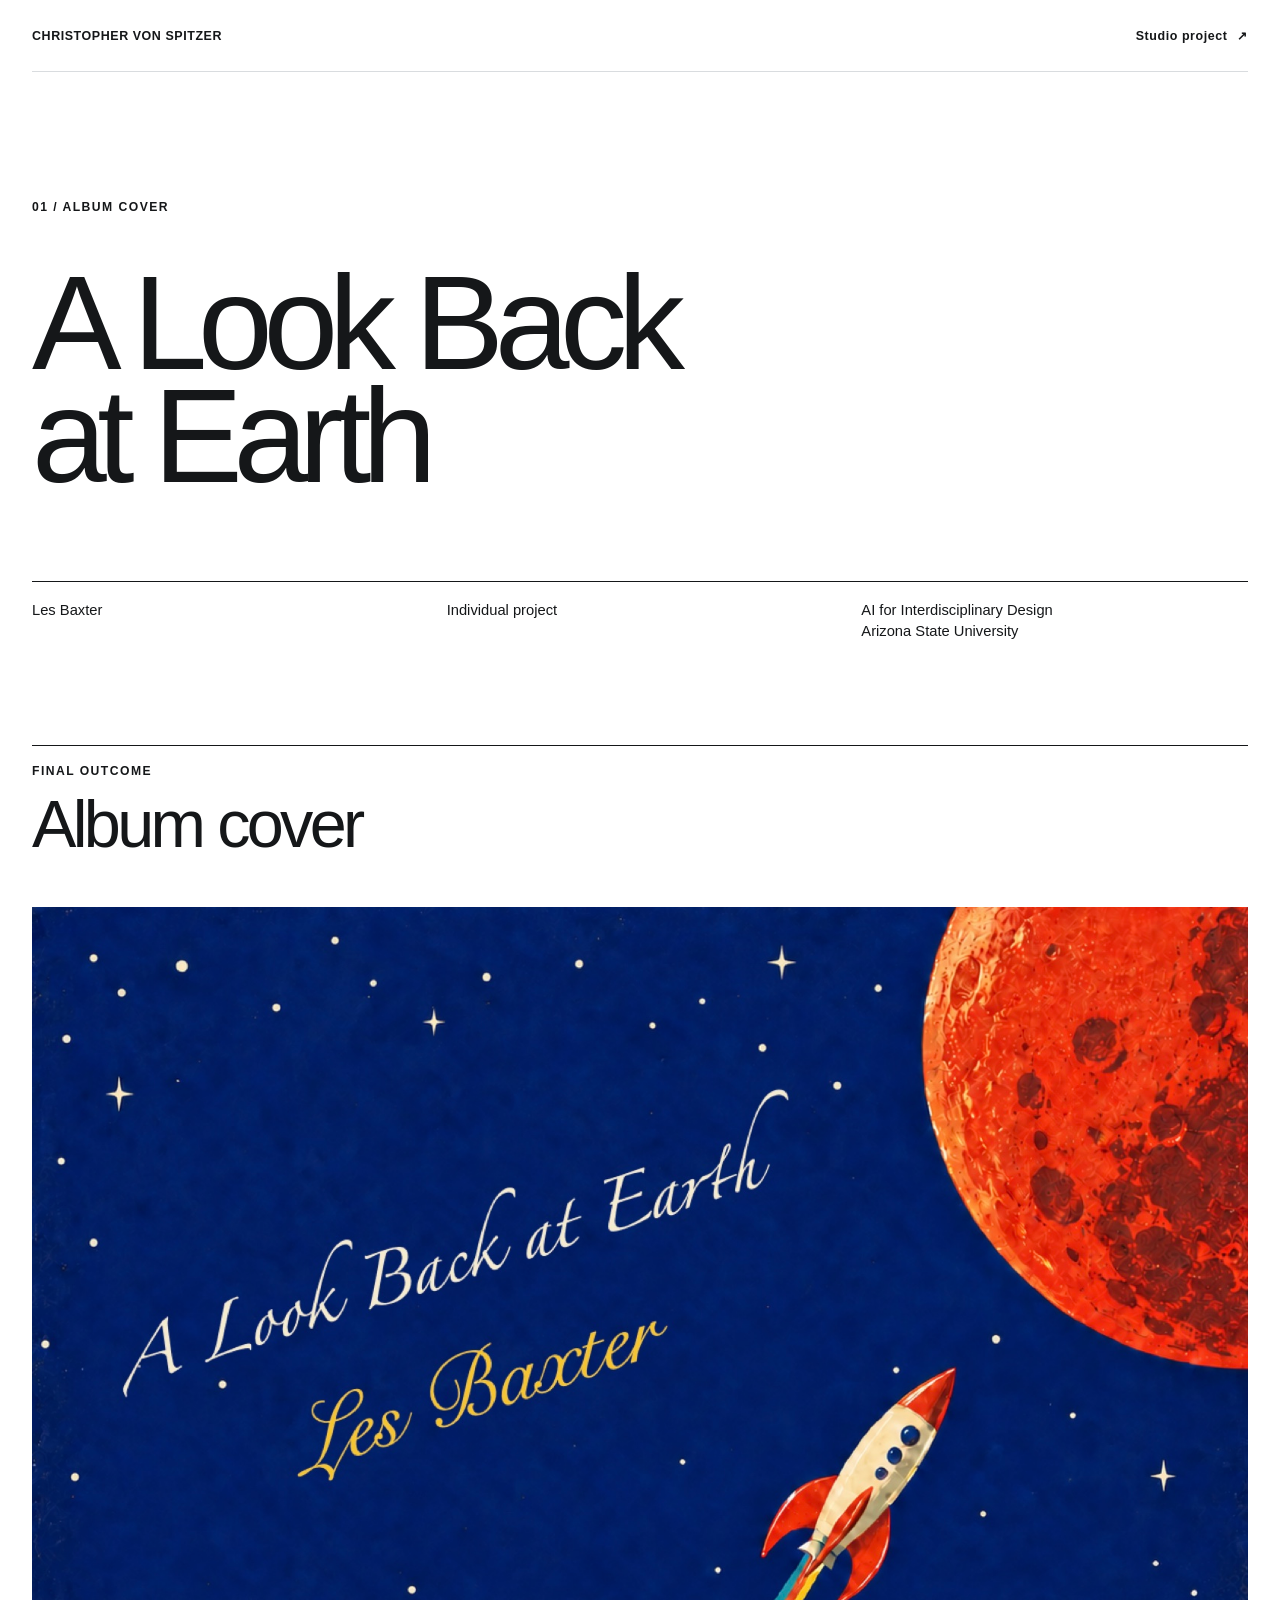
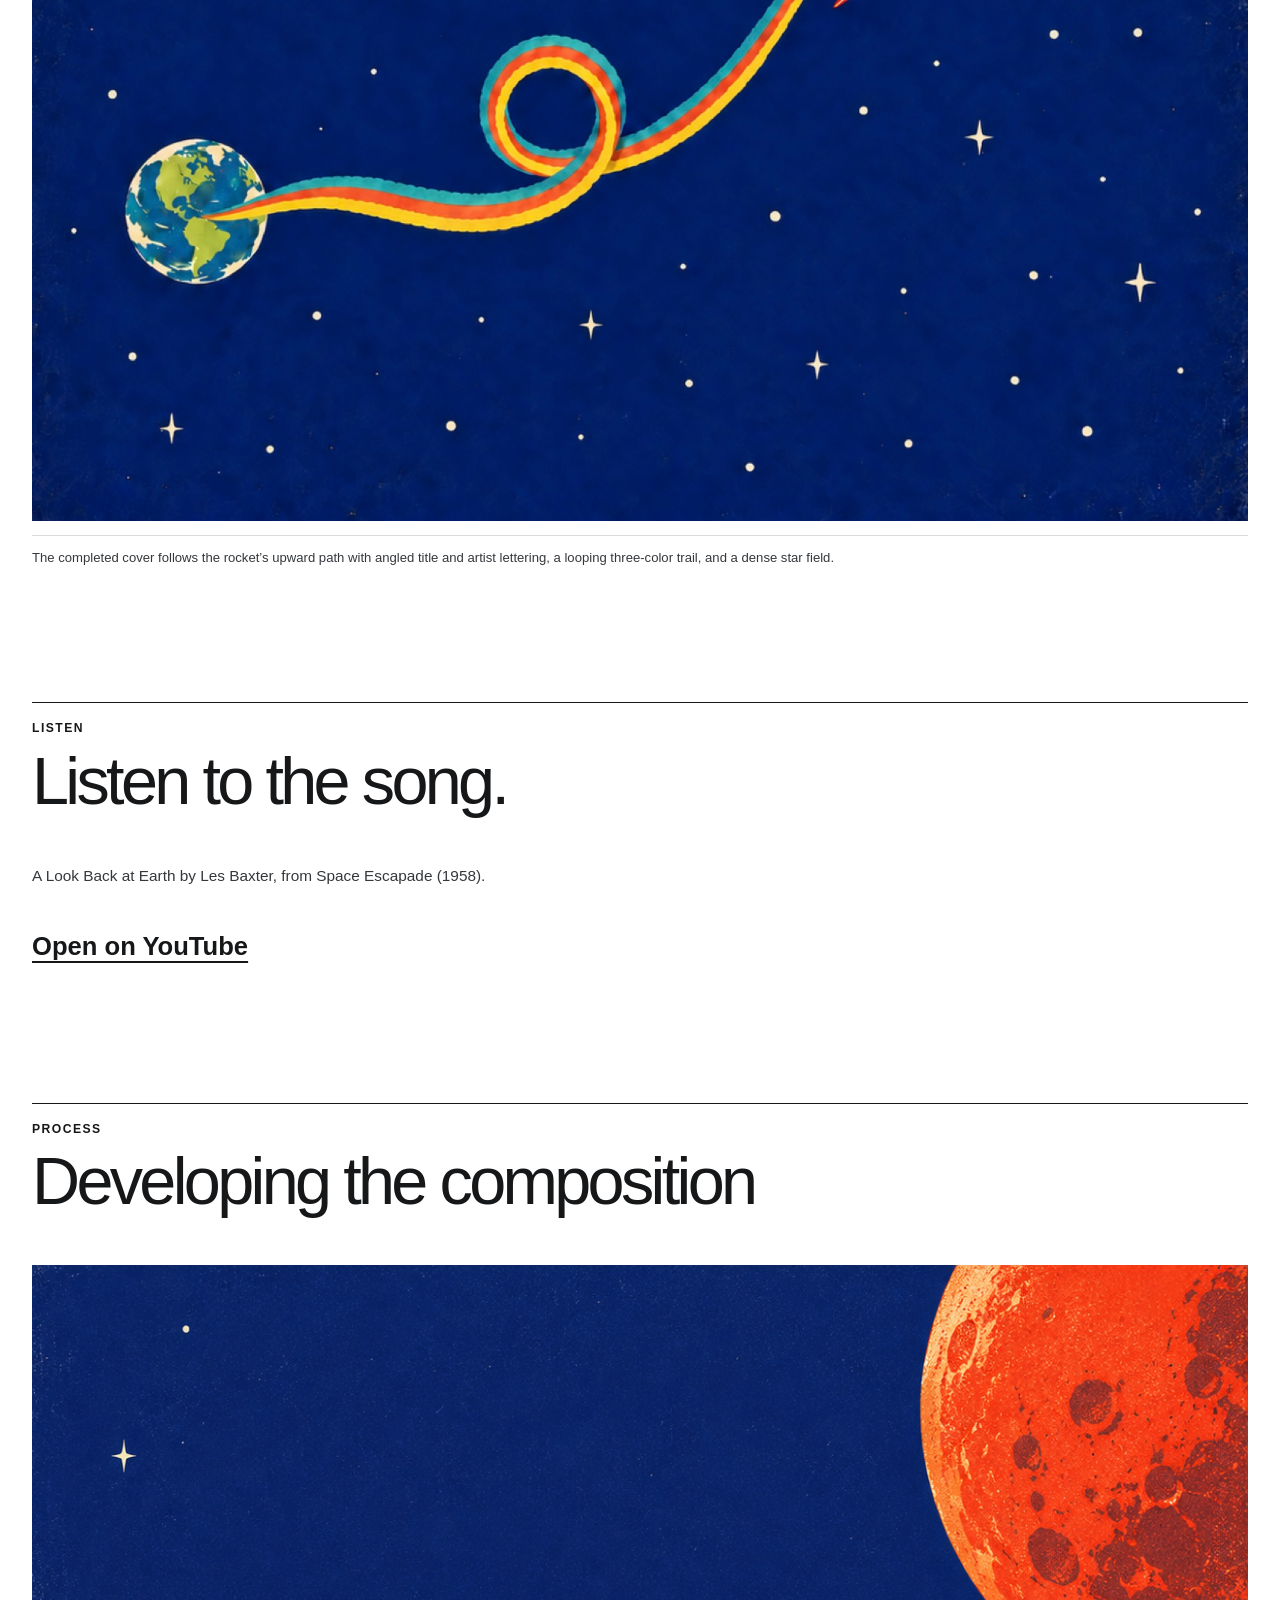
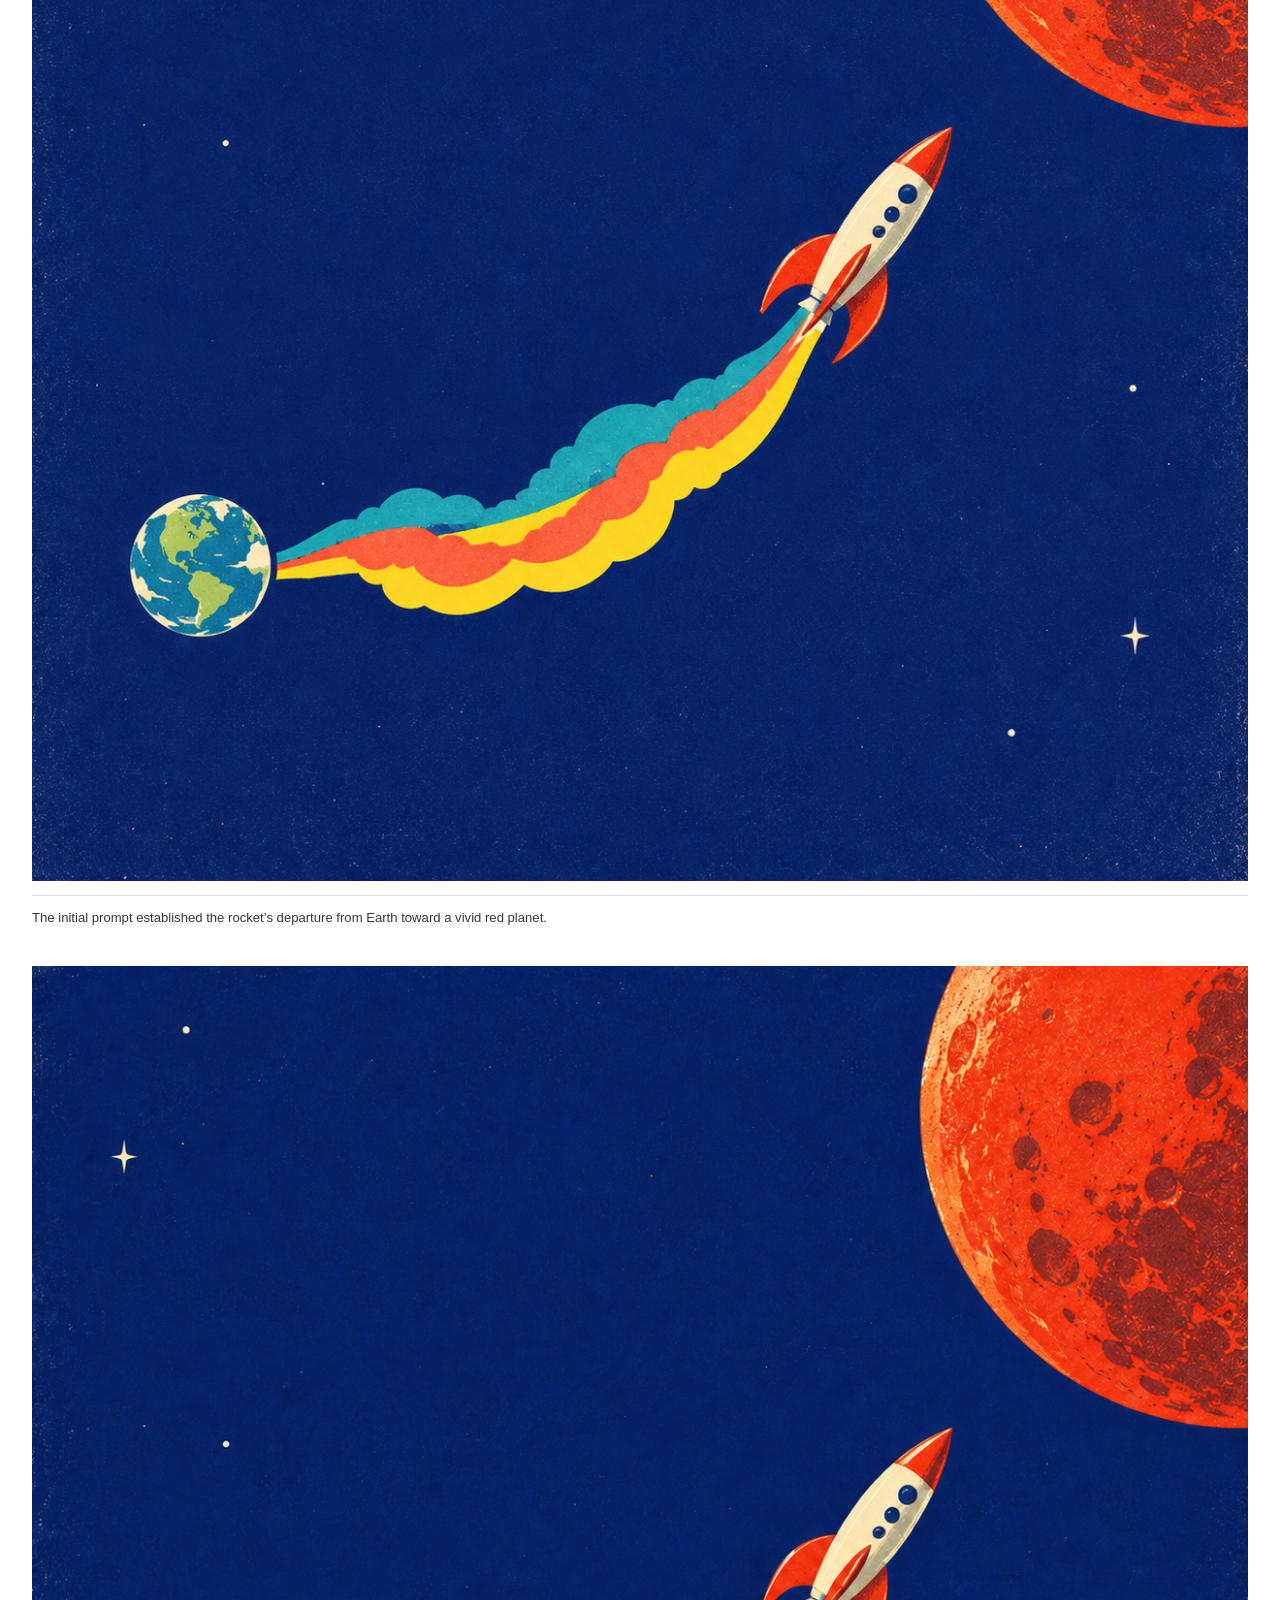
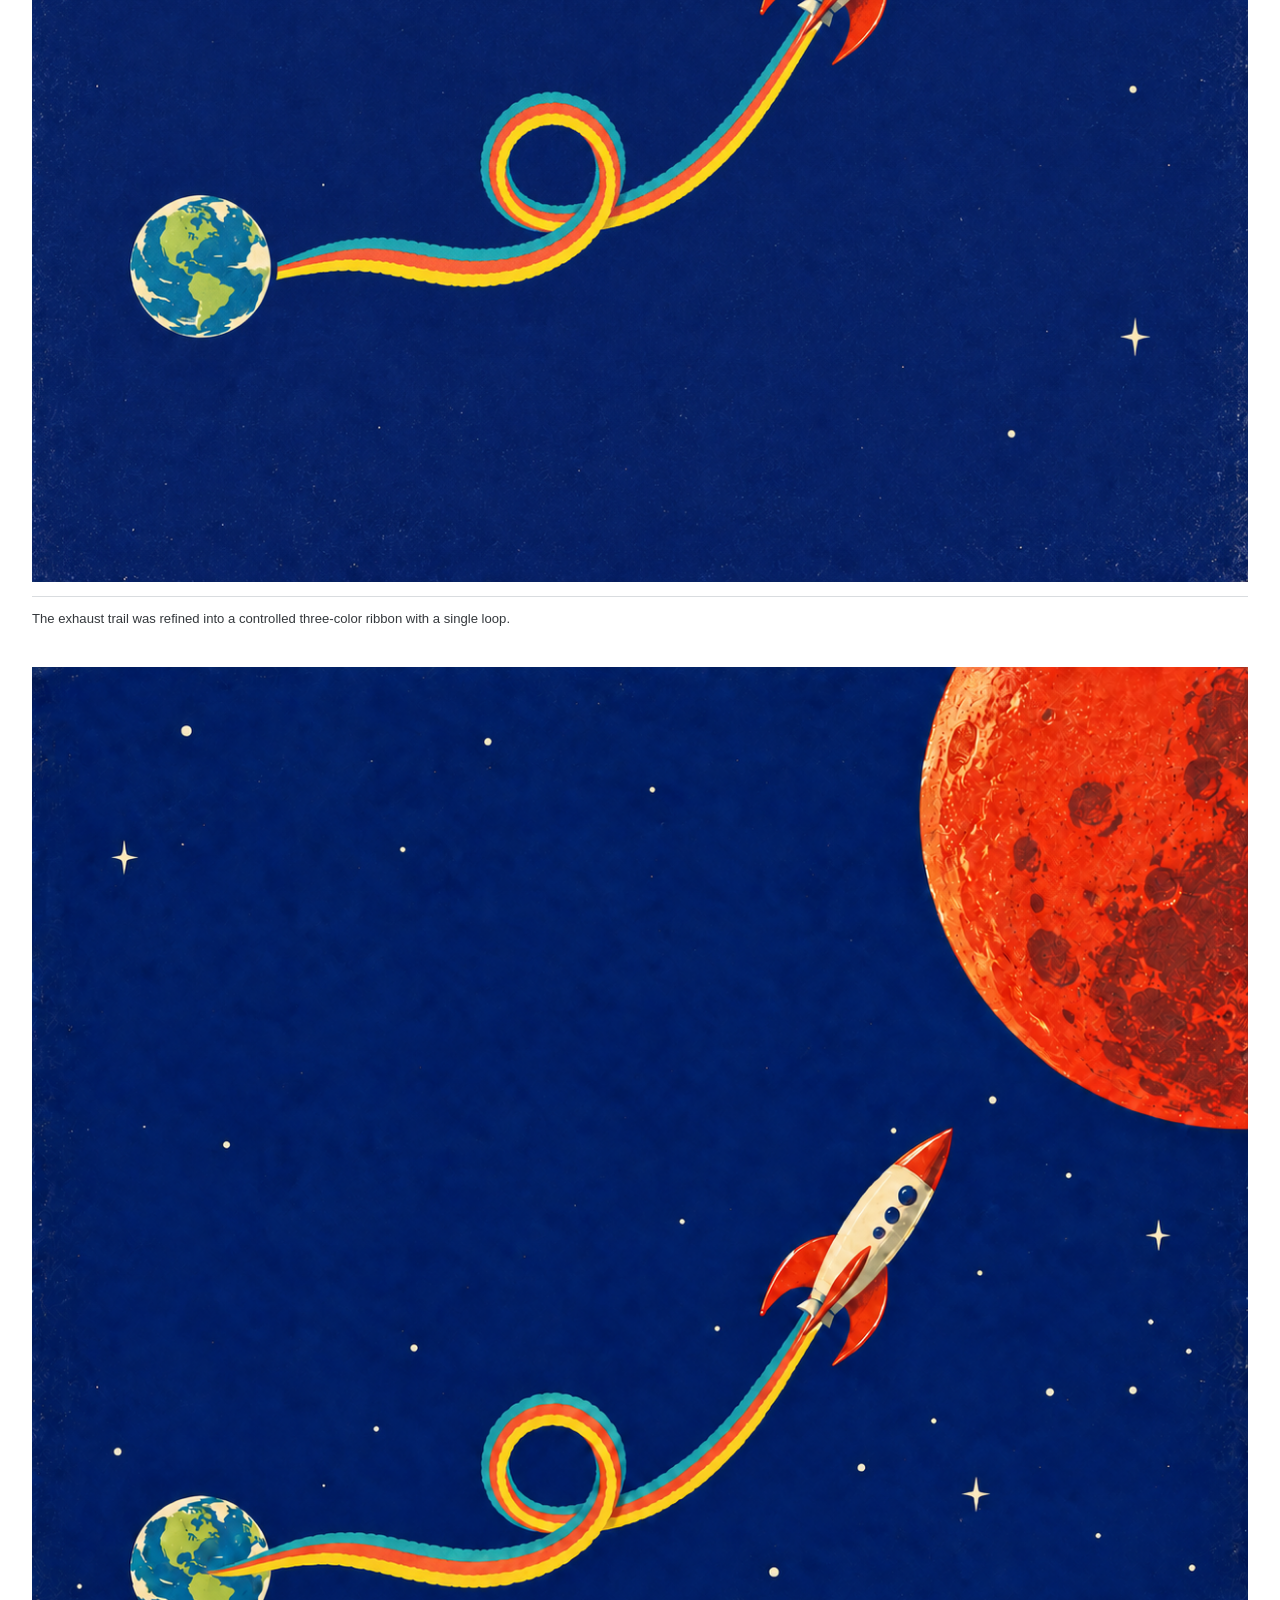
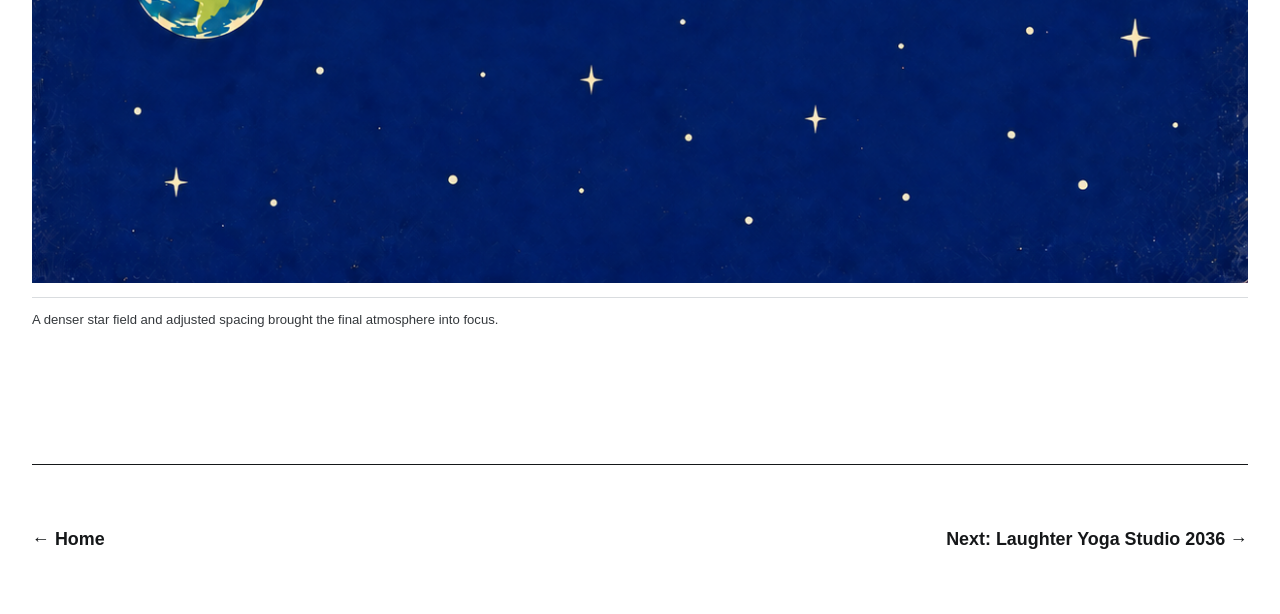
<file: album.html>
<!doctype html>
<html lang="en">
  <head>
    <meta charset="UTF-8" />
    <meta name="viewport" content="width=device-width, initial-scale=1" />
    <meta
      name="description"
      content="A Look Back at Earth album cover project by Christopher von Spitzer"
    />
    <title>A Look Back at Earth — Christopher von Spitzer</title>
    <link rel="stylesheet" href="assets/css/styles.css?v=listen-2" />
  </head>
  <body>
    <main class="project-page">
      <nav class="site-nav page-shell" aria-label="Project navigation">
        <a class="site-nav__home" href="index.html">Christopher von Spitzer</a>
        <a class="site-nav__next" href="studio.html">Studio project <span aria-hidden="true">↗</span></a>
      </nav>

      <header class="project-hero page-shell">
        <p class="eyebrow">01 / Album cover</p>
        <h1>A Look Back<br />at Earth</h1>
        <div class="project-details">
          <p>Les Baxter</p>
          <p>Individual project</p>
          <p>AI for Interdisciplinary Design<br />Arizona State University</p>
        </div>
      </header>

      <section class="project-section page-shell" aria-labelledby="final-cover-heading">
        <div class="project-section__heading">
          <p class="eyebrow">Final outcome</p>
          <h2 id="final-cover-heading">Album cover</h2>
        </div>
        <figure class="media-figure media-figure--portrait">
          <picture>
            <source srcset="assets/images/final_cover_album-web.jpg" type="image/jpeg" />
            <img
              src="assets/images/final_cover_album.png"
              alt="Final album cover with the title and artist lettering angled along the rocket’s path"
            />
          </picture>
          <figcaption>
            The completed cover follows the rocket’s upward path with angled title and artist
            lettering, a looping three-color trail, and a dense star field.
          </figcaption>
        </figure>
      </section>

      <section class="project-section listen-section page-shell" aria-labelledby="listen-heading">
        <div class="project-section__heading">
          <p class="eyebrow">Listen</p>
          <h2 id="listen-heading">Listen to the song.</h2>
        </div>
        <p class="listen-section__description">
          A Look Back at Earth by Les Baxter, from Space Escapade (1958).
        </p>
        <p class="listen-section__link">
          <a
            href="https://www.youtube.com/watch?v=ZQah0kXjM-E"
            target="_blank"
            rel="noopener"
          >Open on YouTube</a>
        </p>
      </section>

      <section class="project-section page-shell" aria-labelledby="album-process-heading">
        <div class="project-section__heading">
          <p class="eyebrow">Process</p>
          <h2 id="album-process-heading">Developing the composition</h2>
        </div>
        <div class="process-grid process-grid--three">
          <figure class="media-figure">
            <img
              src="assets/images/cover-first-prompt.png"
              alt="Initial album-cover composition with a rocket leaving Earth"
              loading="lazy"
            />
            <figcaption>
              The initial prompt established the rocket’s departure from Earth toward a vivid red
              planet.
            </figcaption>
          </figure>
          <figure class="media-figure">
            <img
              src="assets/images/cover-ribbon-loop.png"
              alt="Album-cover process image introducing a looping ribbon trail"
              loading="lazy"
            />
            <figcaption>
              The exhaust trail was refined into a controlled three-color ribbon with a single loop.
            </figcaption>
          </figure>
          <figure class="media-figure">
            <img
              src="assets/images/cover-stars.png"
              alt="Album-cover process image with an expanded field of stars"
              loading="lazy"
            />
            <figcaption>
              A denser star field and adjusted spacing brought the final atmosphere into focus.
            </figcaption>
          </figure>
        </div>
      </section>

      <nav class="project-footer page-shell" aria-label="Continue browsing">
        <a href="index.html"><span aria-hidden="true">←</span> Home</a>
        <a href="studio.html">Next: Laughter Yoga Studio 2036 <span aria-hidden="true">→</span></a>
      </nav>
    </main>
  </body>
</html>
</file>
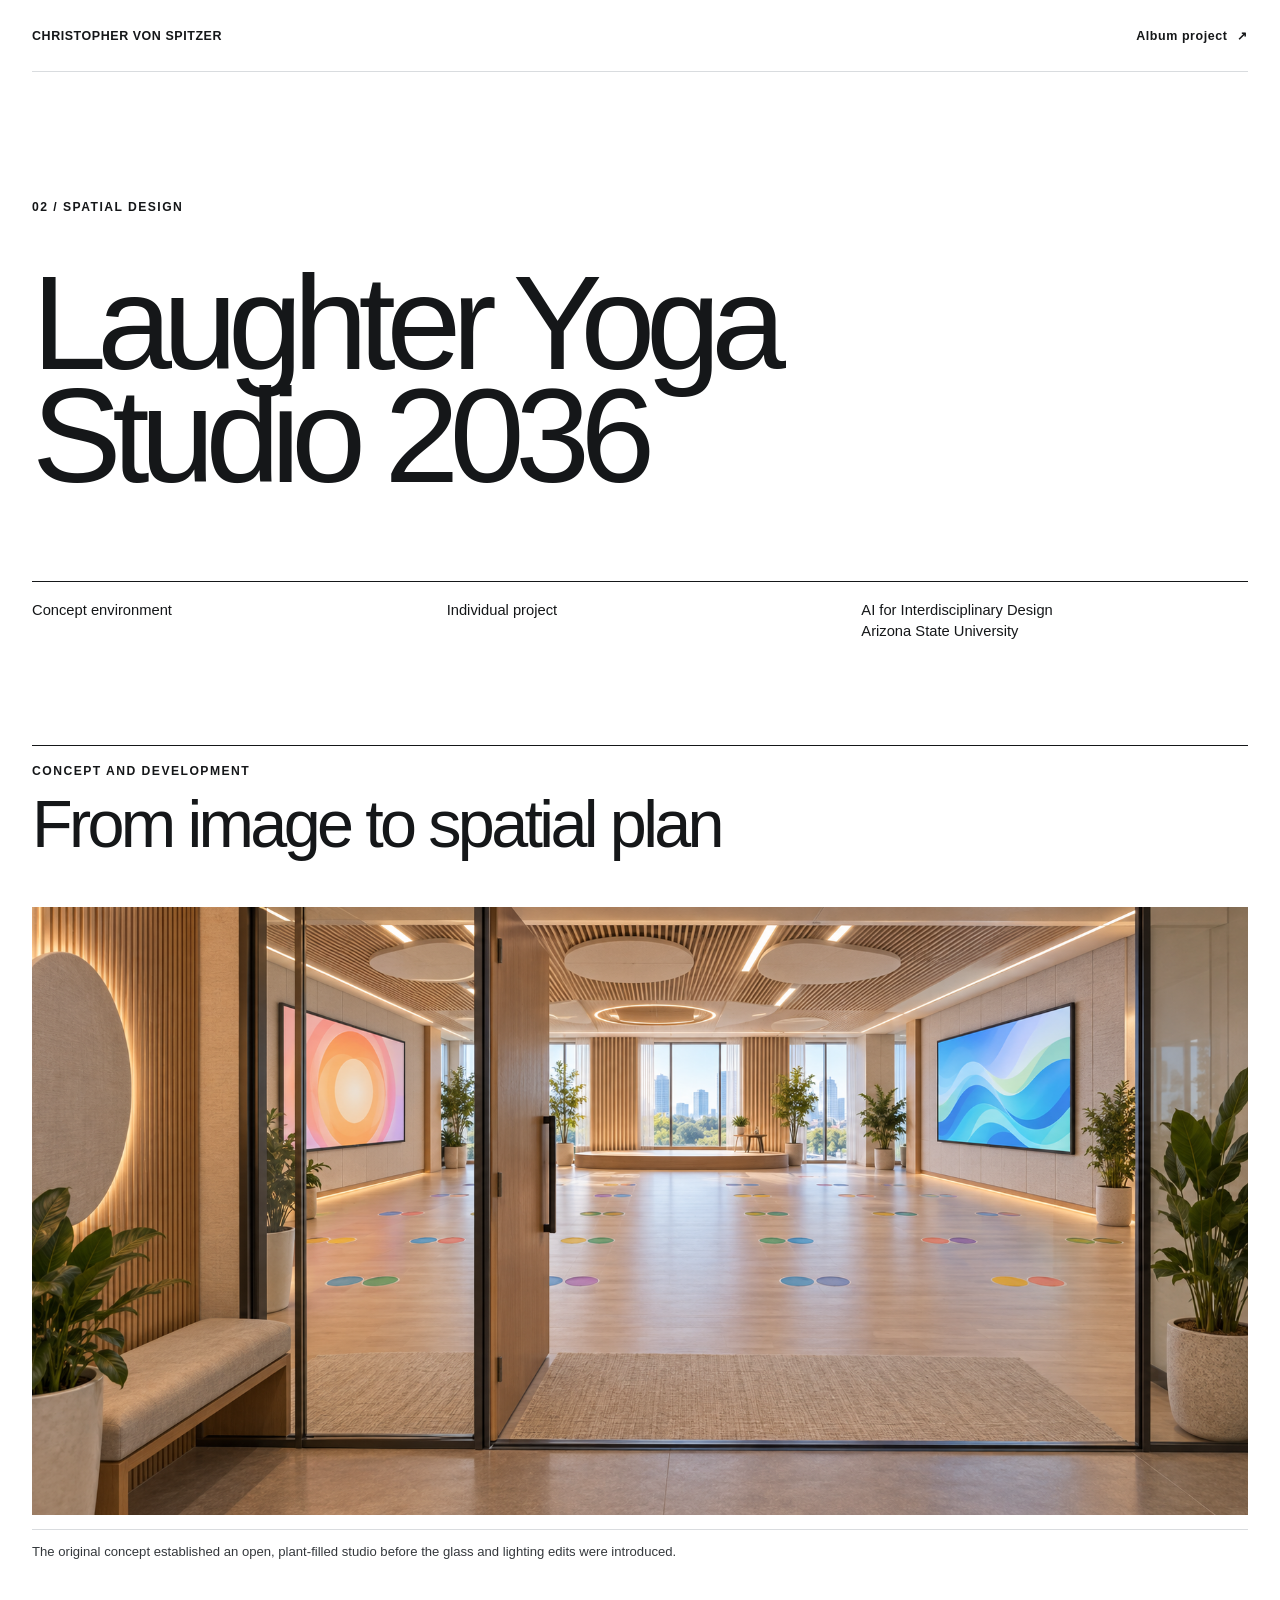
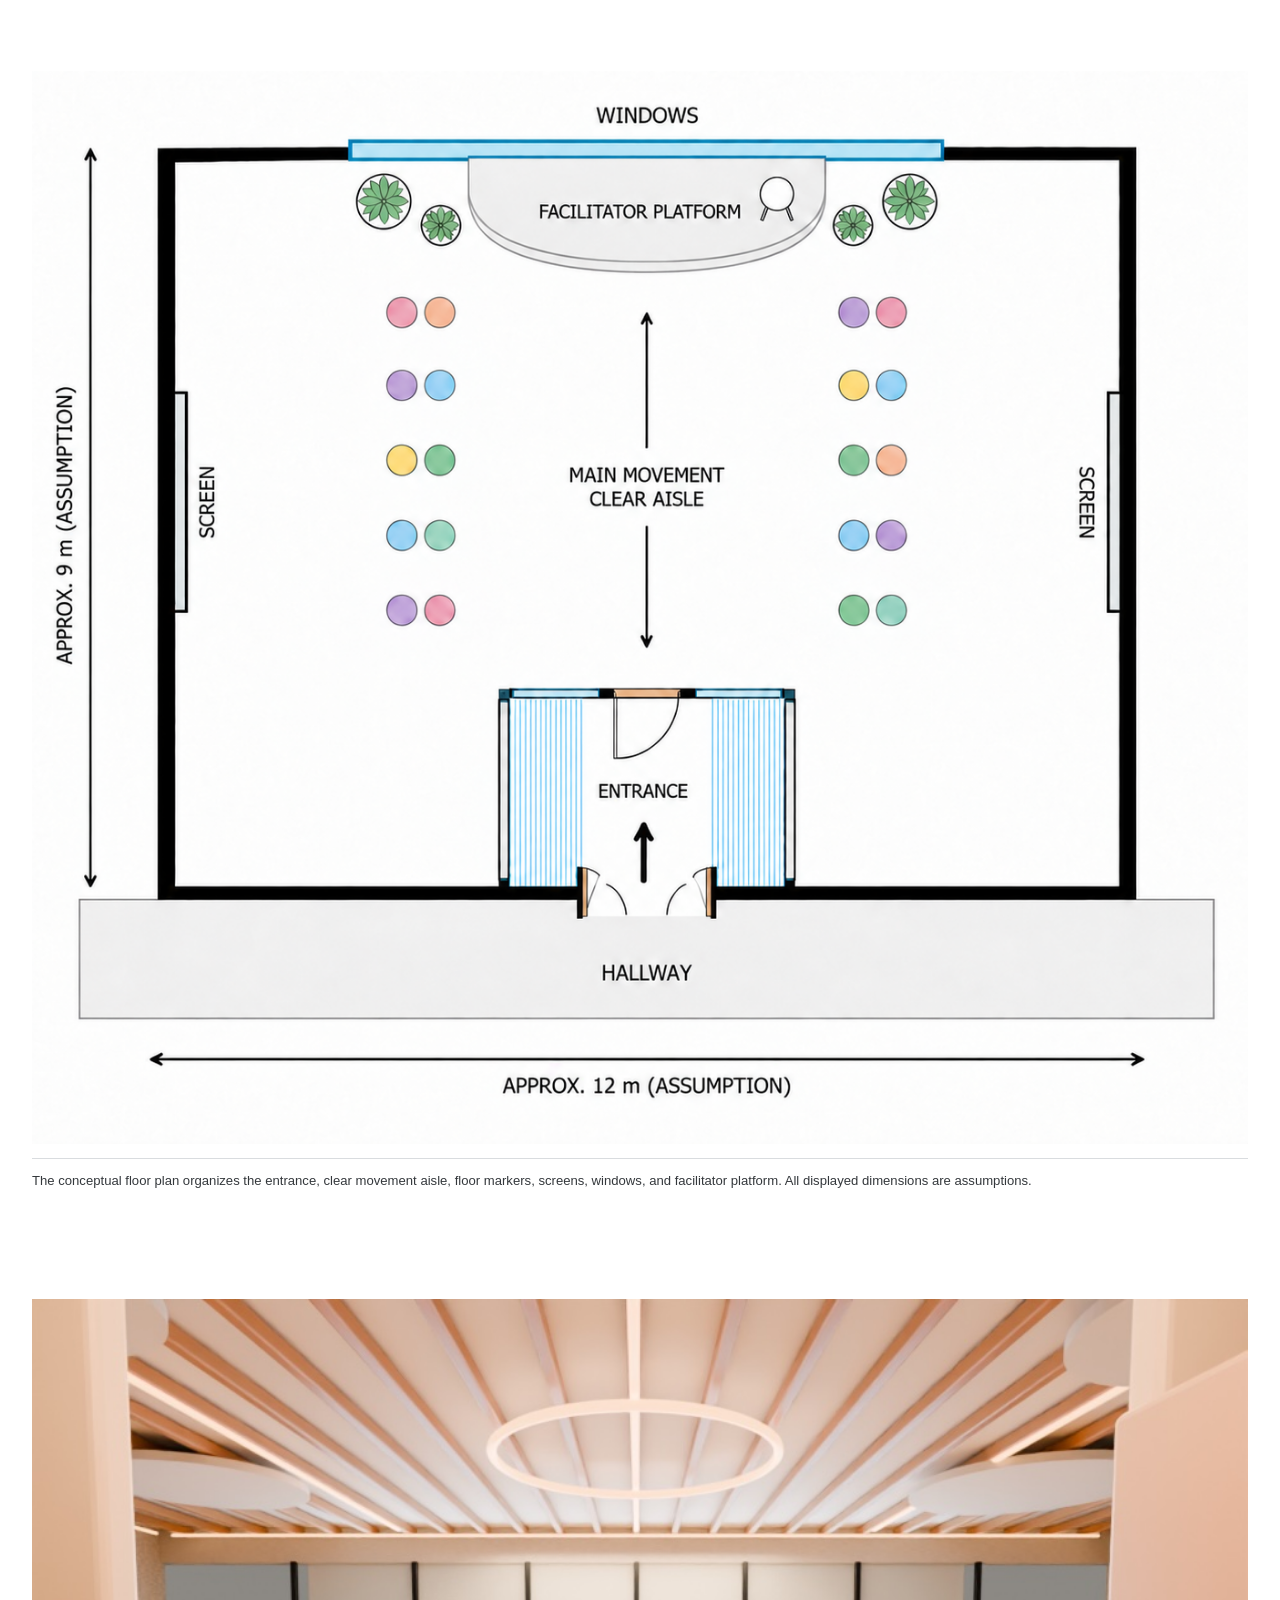
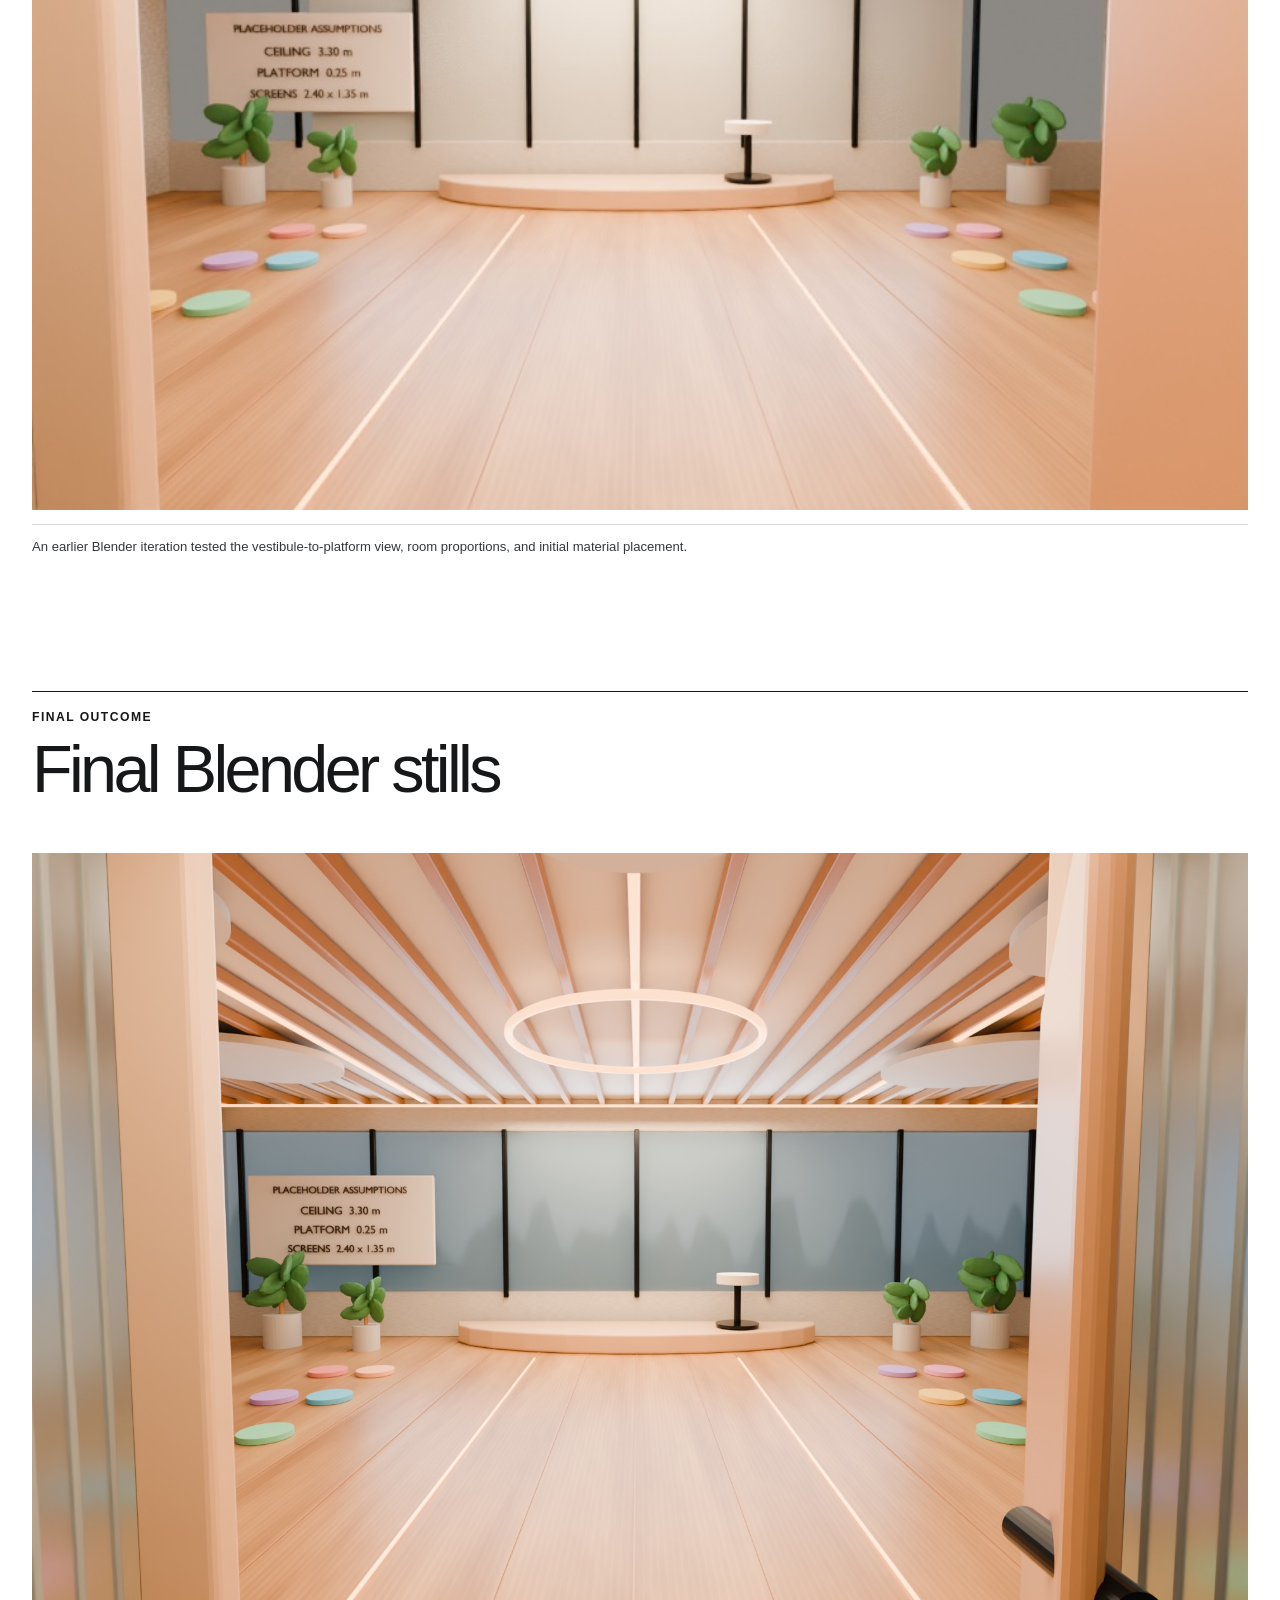
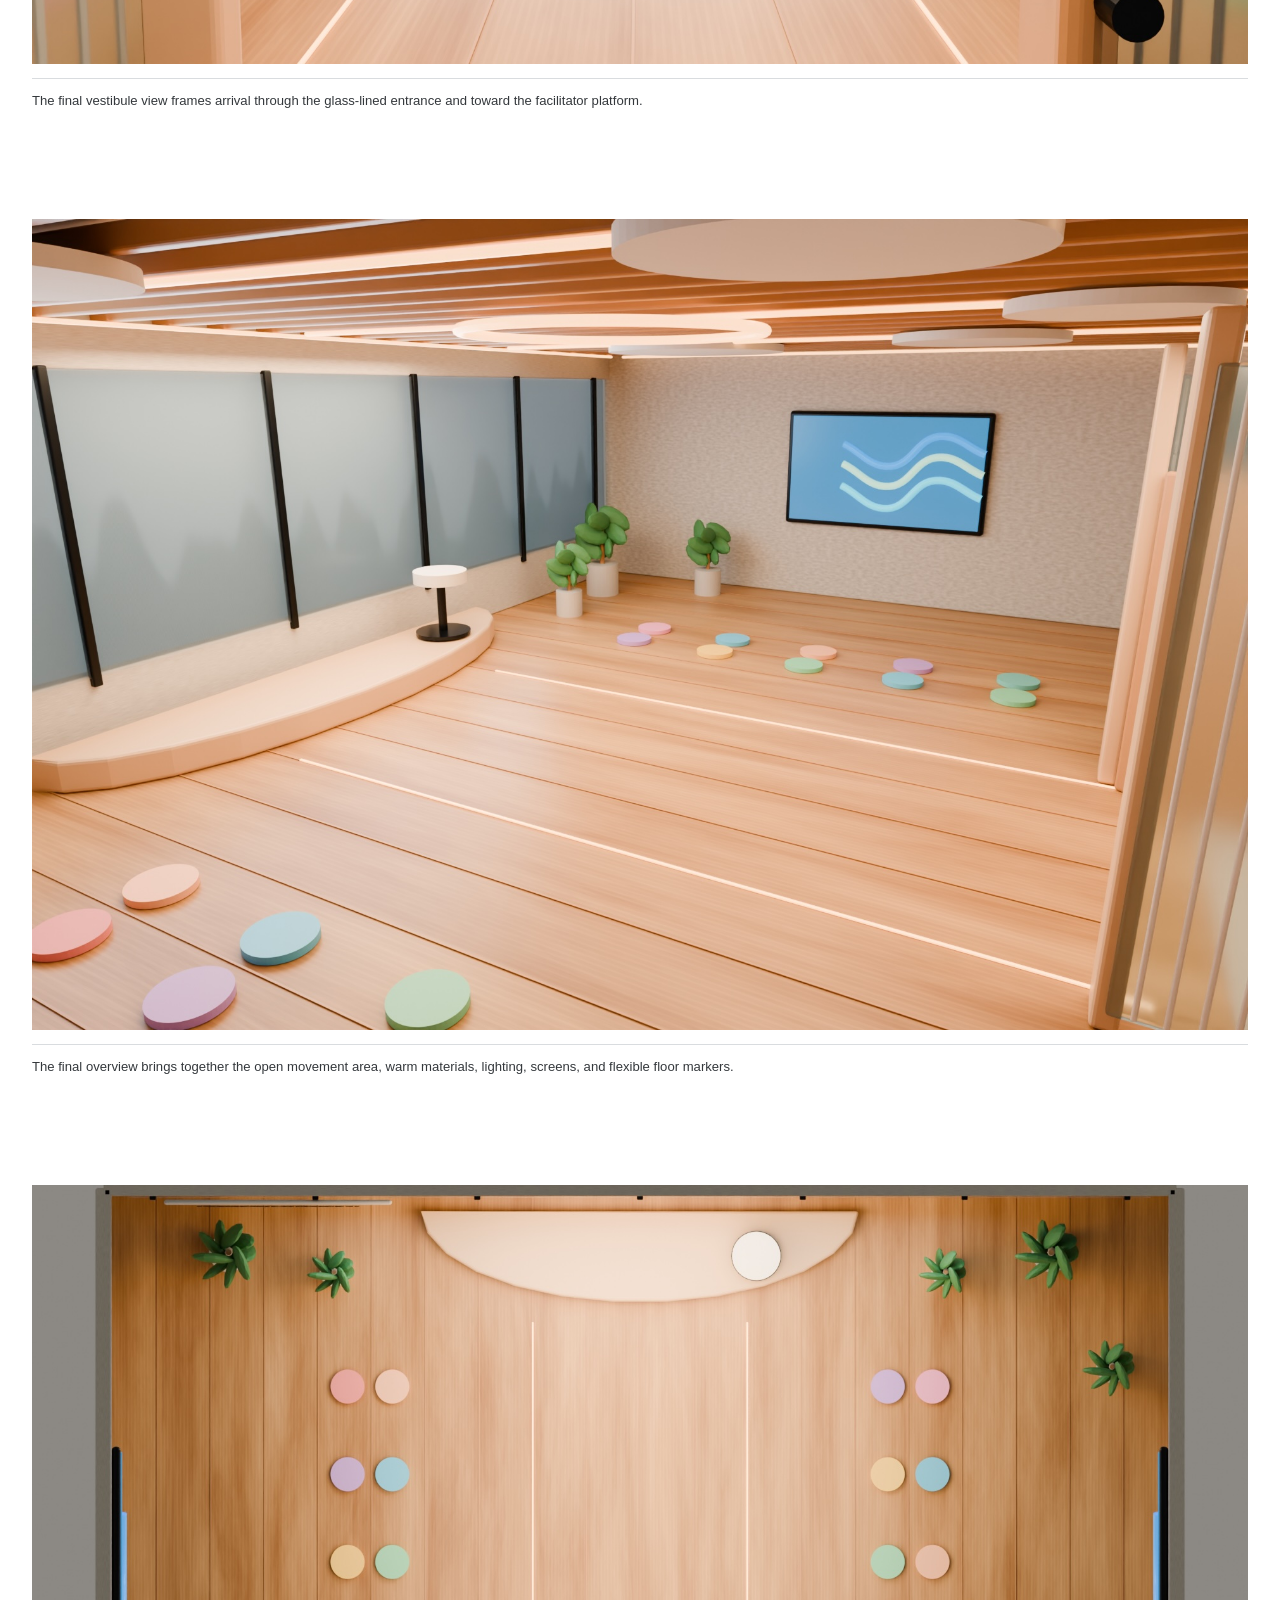
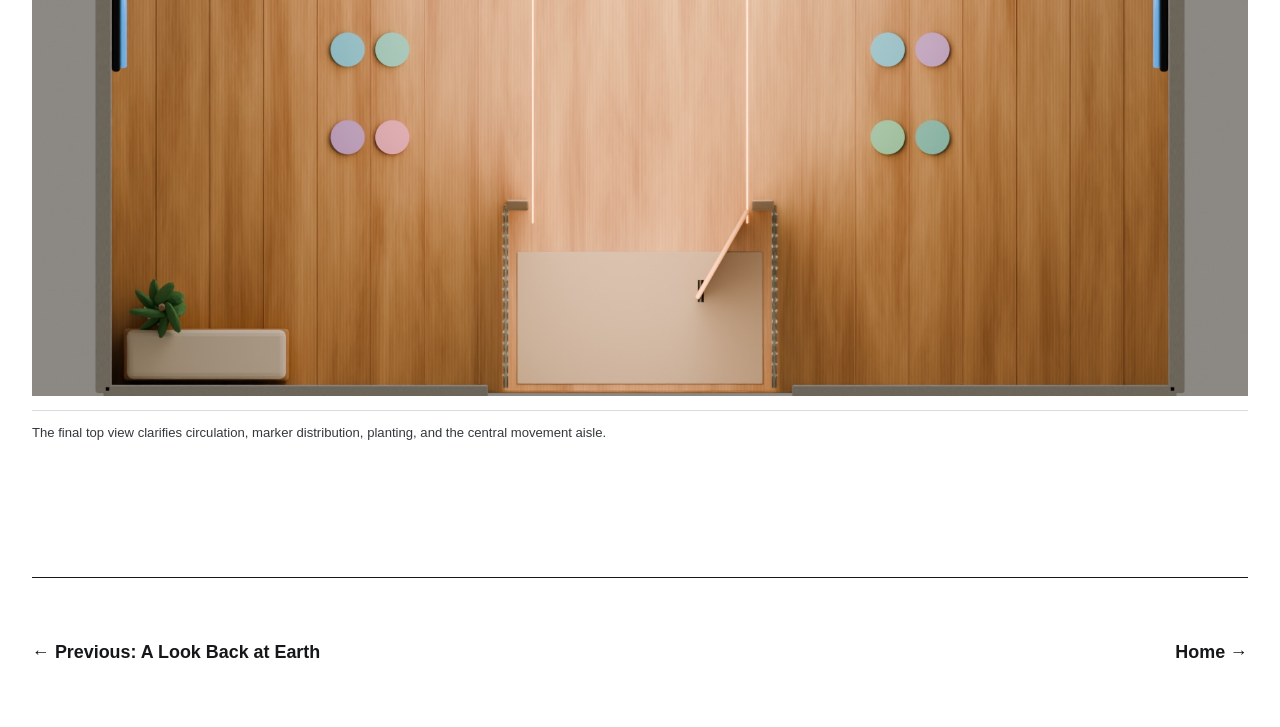
<file: studio.html>
<!doctype html>
<html lang="en">
  <head>
    <meta charset="UTF-8" />
    <meta name="viewport" content="width=device-width, initial-scale=1" />
    <meta
      name="description"
      content="Laughter Yoga Studio 2036 spatial design project by Christopher von Spitzer"
    />
    <title>Laughter Yoga Studio 2036 — Christopher von Spitzer</title>
    <link rel="stylesheet" href="assets/css/styles.css" />
  </head>
  <body>
    <main class="project-page">
      <nav class="site-nav page-shell" aria-label="Project navigation">
        <a class="site-nav__home" href="index.html">Christopher von Spitzer</a>
        <a class="site-nav__next" href="album.html">Album project <span aria-hidden="true">↗</span></a>
      </nav>

      <header class="project-hero page-shell">
        <p class="eyebrow">02 / Spatial design</p>
        <h1>Laughter Yoga<br />Studio 2036</h1>
        <div class="project-details">
          <p>Concept environment</p>
          <p>Individual project</p>
          <p>AI for Interdisciplinary Design<br />Arizona State University</p>
        </div>
      </header>

      <section class="project-section page-shell" aria-labelledby="studio-development-heading">
        <div class="project-section__heading">
          <p class="eyebrow">Concept and development</p>
          <h2 id="studio-development-heading">From image to spatial plan</h2>
        </div>

        <div class="studio-sequence">
          <figure class="media-figure">
            <img
              src="assets/images/original.png"
              alt="Original concept image of a bright laughter yoga studio"
            />
            <figcaption>
              The original concept established an open, plant-filled studio before the glass and
              lighting edits were introduced.
            </figcaption>
          </figure>

          <figure class="media-figure media-figure--plan">
            <img
              src="assets/images/plan-3.png"
              alt="Conceptual floor plan for the Laughter Yoga Studio"
              loading="lazy"
            />
            <figcaption>
              The conceptual floor plan organizes the entrance, clear movement aisle, floor markers,
              screens, windows, and facilitator platform. All displayed dimensions are assumptions.
            </figcaption>
          </figure>

          <figure class="media-figure media-figure--iteration">
            <img
              src="assets/images/vestibule_to_platform_view2.jpg"
              alt="Earlier Blender iteration viewed from the vestibule toward the platform"
              loading="lazy"
            />
            <figcaption>
              An earlier Blender iteration tested the vestibule-to-platform view, room proportions,
              and initial material placement.
            </figcaption>
          </figure>
        </div>
      </section>

      <section class="project-section page-shell" aria-labelledby="final-stills-heading">
        <div class="project-section__heading">
          <p class="eyebrow">Final outcome</p>
          <h2 id="final-stills-heading">Final Blender stills</h2>
        </div>

        <div class="final-stills">
          <figure class="media-figure">
            <img
              src="assets/images/final-vestibule-view.jpg"
              alt="Final Blender view from the vestibule into the studio"
              loading="lazy"
            />
            <figcaption>
              The final vestibule view frames arrival through the glass-lined entrance and toward the
              facilitator platform.
            </figcaption>
          </figure>

          <figure class="media-figure">
            <img
              src="assets/images/final-overview-view.jpg"
              alt="Final Blender overview of the Laughter Yoga Studio"
              loading="lazy"
            />
            <figcaption>
              The final overview brings together the open movement area, warm materials, lighting,
              screens, and flexible floor markers.
            </figcaption>
          </figure>

          <figure class="media-figure">
            <img
              src="assets/images/final-top-view.jpg"
              alt="Final Blender top view of the studio layout"
              loading="lazy"
            />
            <figcaption>
              The final top view clarifies circulation, marker distribution, planting, and the central
              movement aisle.
            </figcaption>
          </figure>
        </div>
      </section>

      <nav class="project-footer page-shell" aria-label="Continue browsing">
        <a href="album.html"><span aria-hidden="true">←</span> Previous: A Look Back at Earth</a>
        <a href="index.html">Home <span aria-hidden="true">→</span></a>
      </nav>
    </main>
  </body>
</html>
</file>
<file: assets/css/styles.css>
:root {
  color-scheme: light;
  --ink: #151719;
  --muted: #666b70;
  --paper: #ffffff;
  --line: #d9dcdf;
  --navy: #061b4f;
  --cream: #fff3c6;
  --turquoise: #36c6c6;
  --coral: #ff624d;
  --yellow: #ffd91c;
  --page: min(1480px, calc(100vw - 64px));
}

* {
  box-sizing: border-box;
}

html {
  scroll-behavior: smooth;
}

body {
  margin: 0;
  background: var(--paper);
  color: var(--ink);
  font-family: Inter, ui-sans-serif, -apple-system, BlinkMacSystemFont, "Segoe UI", sans-serif;
  -webkit-font-smoothing: antialiased;
}

img {
  display: block;
  max-width: 100%;
}

a {
  color: inherit;
}

.page-shell {
  width: var(--page);
  margin-inline: auto;
}

.masthead {
  min-height: 53vh;
  padding-block: clamp(40px, 7vw, 88px) 72px;
  display: flex;
  flex-direction: column;
  justify-content: space-between;
}

.eyebrow,
.project-number {
  margin: 0;
  font-size: 0.76rem;
  font-weight: 680;
  letter-spacing: 0.12em;
  line-height: 1.2;
  text-transform: uppercase;
}

h1,
h2,
h3,
p {
  text-wrap: balance;
}

h1 {
  max-width: 1100px;
  margin: 0;
  font-size: clamp(3.3rem, 7.9vw, 8rem);
  font-weight: 530;
  letter-spacing: -0.065em;
  line-height: 0.92;
}

.ribbon-section {
  padding-bottom: clamp(110px, 14vw, 210px);
}

.section-heading {
  display: flex;
  align-items: end;
  justify-content: space-between;
  gap: 32px;
  margin-bottom: 22px;
}

.section-heading h2 {
  margin: 0;
  font-size: clamp(1.45rem, 2.8vw, 2.4rem);
  font-weight: 520;
  letter-spacing: -0.035em;
  line-height: 1.05;
}

.section-heading > p:not(.eyebrow) {
  margin: 0;
  color: var(--muted);
  font-size: 0.88rem;
}

.ribbon-field {
  position: relative;
  height: clamp(500px, 66vw, 820px);
  overflow: hidden;
  border-radius: 2px;
  background:
    radial-gradient(circle at 80% 15%, rgb(19 54 114 / 65%), transparent 30%),
    linear-gradient(145deg, #041642, var(--navy) 55%, #08245c);
  cursor: crosshair;
  isolation: isolate;
  touch-action: manipulation;
}

.ribbon-field:focus-visible {
  outline: 3px solid var(--coral);
  outline-offset: 5px;
}

#ribbon-canvas {
  width: 100%;
  height: 100%;
}

.field-hint {
  position: absolute;
  inset: 50% auto auto 50%;
  z-index: -1;
  margin: 0;
  color: rgb(255 243 198 / 72%);
  font-size: clamp(1rem, 1.8vw, 1.4rem);
  font-weight: 650;
  letter-spacing: -0.02em;
  transform: translate(-50%, -50%);
  transition: opacity 240ms ease;
}

.ribbon-field.has-content .field-hint {
  opacity: 0;
}

.start-over {
  appearance: none;
  display: block;
  width: max-content;
  margin: 14px 0 0 auto;
  padding: 6px 0;
  border: 0;
  border-bottom: 1px solid currentColor;
  border-radius: 0;
  background: transparent;
  color: var(--ink);
  font: inherit;
  font-size: 0.8rem;
  font-weight: 650;
  letter-spacing: 0.01em;
  cursor: pointer;
}

.start-over:hover {
  color: var(--coral);
}

.start-over:focus-visible {
  outline: 3px solid var(--coral);
  outline-offset: 4px;
}

.projects {
  padding-bottom: clamp(80px, 10vw, 140px);
}

.project-grid {
  display: grid;
  grid-template-columns: minmax(0, 0.8fr) minmax(0, 1.2fr);
  gap: clamp(28px, 4.5vw, 72px);
  align-items: end;
}

.project-card {
  text-decoration: none;
}

.project-image {
  overflow: hidden;
  background: #eceef0;
}

.project-image img {
  width: 100%;
  height: 100%;
  object-fit: cover;
  transition: transform 600ms cubic-bezier(0.22, 1, 0.36, 1);
}

.project-image picture {
  display: block;
  width: 100%;
  height: 100%;
}

.project-image--cover {
  aspect-ratio: 1 / 1;
}

.project-image--cover img {
  object-fit: contain;
  object-position: center;
}

.project-image--studio {
  aspect-ratio: 1.35 / 1;
}

.project-card:hover .project-image img,
.project-card:focus-visible .project-image img {
  transform: scale(1.025);
}

.project-card:focus-visible {
  outline: 3px solid var(--navy);
  outline-offset: 6px;
}

.project-meta {
  display: flex;
  justify-content: space-between;
  gap: 24px;
  padding-top: 18px;
  border-top: 1px solid var(--line);
  margin-top: 14px;
}

.project-number {
  margin-bottom: 8px;
  color: var(--muted);
  font-size: 0.67rem;
}

.project-meta h3 {
  margin: 0;
  font-size: clamp(1.25rem, 2.2vw, 2rem);
  font-weight: 520;
  letter-spacing: -0.035em;
  line-height: 1.05;
}

.project-subtitle {
  margin: 8px 0 0;
  color: var(--muted);
  font-size: 0.88rem;
  line-height: 1.4;
}

.project-arrow {
  font-size: 1.5rem;
  line-height: 1;
  transition: transform 220ms ease;
}

.project-card:hover .project-arrow,
.project-card:focus-visible .project-arrow {
  transform: translate(3px, -3px);
}

@media (max-width: 760px) {
  :root {
    --page: calc(100vw - 32px);
  }

  .masthead {
    min-height: 46vh;
    padding-bottom: 48px;
  }

  h1 {
    font-size: clamp(3rem, 15vw, 5rem);
  }

  .section-heading {
    display: block;
  }

  .section-heading > p:not(.eyebrow) {
    margin-top: 7px;
  }

  .ribbon-field {
    height: 67vh;
    min-height: 480px;
  }

  .project-grid {
    grid-template-columns: 1fr;
    gap: 56px;
  }

  .project-image--cover {
    aspect-ratio: 1 / 1;
  }

  .project-image--studio {
    aspect-ratio: 1.15 / 1;
  }
}

@media (prefers-reduced-motion: reduce) {
  html {
    scroll-behavior: auto;
  }

  .project-image img,
  .project-arrow,
  .field-hint {
    transition: none;
  }
}

/* Project pages */
.project-page {
  min-height: 100vh;
}

.site-nav {
  display: flex;
  align-items: center;
  justify-content: space-between;
  gap: 32px;
  padding-block: 28px;
  border-bottom: 1px solid var(--line);
  font-size: 0.78rem;
  font-weight: 680;
  letter-spacing: 0.045em;
}

.site-nav a,
.project-footer a {
  text-decoration: none;
}

.site-nav a:hover,
.site-nav a:focus-visible,
.project-footer a:hover,
.project-footer a:focus-visible {
  color: var(--coral);
}

.site-nav a:focus-visible,
.project-footer a:focus-visible {
  outline: 3px solid var(--coral);
  outline-offset: 5px;
}

.site-nav__home {
  text-transform: uppercase;
}

.site-nav__next span {
  display: inline-block;
  margin-left: 6px;
}

.project-hero {
  padding-block: clamp(72px, 10vw, 150px) clamp(60px, 8vw, 120px);
}

.project-hero h1 {
  max-width: 1230px;
  margin: clamp(26px, 4vw, 58px) 0 clamp(54px, 7vw, 110px);
  font-size: clamp(4rem, 10.5vw, 10.5rem);
  font-weight: 530;
  letter-spacing: -0.07em;
  line-height: 0.84;
}

.project-details {
  display: grid;
  grid-template-columns: repeat(3, minmax(0, 1fr));
  gap: 28px;
  padding-top: 18px;
  border-top: 1px solid var(--ink);
}

.project-details p {
  margin: 0;
  font-size: clamp(0.78rem, 1.15vw, 1rem);
  line-height: 1.45;
}

.project-section {
  padding-bottom: clamp(80px, 10.5vw, 160px);
}

.project-section__heading {
  display: block;
  margin-bottom: clamp(30px, 4vw, 58px);
  padding-top: 18px;
  border-top: 1px solid var(--ink);
}

.project-section__heading h2 {
  margin: 14px 0 0;
  font-size: clamp(2rem, 5.2vw, 5rem);
  font-weight: 520;
  letter-spacing: -0.055em;
  line-height: 0.95;
}

.media-figure {
  margin: 0;
}

.media-figure img {
  display: block;
  width: 100%;
  height: auto;
}

.media-figure picture {
  display: block;
  width: 100%;
}

.media-figure figcaption {
  width: 100%;
  max-width: none;
  margin-top: 14px;
  padding-top: 12px;
  border-top: 1px solid var(--line);
  color: #34383c;
  font-size: clamp(0.82rem, 1vw, 0.94rem);
  line-height: 1.5;
}

.media-figure--portrait {
  width: 100%;
  margin-inline: 0;
}

.listen-section__description {
  margin: 0;
  color: #34383c;
  font-size: clamp(0.92rem, 1.2vw, 1.08rem);
  line-height: 1.5;
}

.listen-section__link {
  margin: clamp(28px, 3vw, 44px) 0 0;
  font-size: clamp(1.1rem, 2vw, 1.6rem);
  font-weight: 560;
  line-height: 1.2;
}

.listen-section__link a {
  display: inline-block;
  padding-block: 6px;
  text-underline-offset: 0.25em;
}

.listen-section__link a:hover,
.listen-section__link a:focus-visible {
  color: var(--coral);
}

.listen-section__link a:focus-visible {
  outline: 3px solid var(--coral);
  outline-offset: 4px;
}

.process-grid {
  display: grid;
  gap: clamp(28px, 3vw, 48px);
  align-items: start;
}

.process-grid--three {
  grid-template-columns: 1fr;
}

.studio-sequence,
.final-stills {
  display: grid;
  gap: clamp(60px, 8.5vw, 126px);
}

.media-figure--plan {
  width: 100%;
  margin-inline: 0;
}

.media-figure--iteration {
  width: 100%;
  margin-inline: 0;
}

.final-stills .media-figure:nth-child(even) {
  width: 100%;
  margin-left: 0;
}

.project-footer {
  display: flex;
  align-items: center;
  justify-content: space-between;
  gap: 30px;
  padding-block: clamp(30px, 5vw, 64px);
  border-top: 1px solid var(--ink);
  font-size: clamp(0.9rem, 1.4vw, 1.15rem);
  font-weight: 620;
}

@media (max-width: 760px) {
  .site-nav {
    padding-block: 20px;
    font-size: 0.68rem;
  }

  .site-nav__next {
    text-align: right;
  }

  .project-hero {
    padding-block: 72px 68px;
  }

  .project-hero h1 {
    margin-block: 28px 56px;
    font-size: clamp(3.5rem, 17vw, 5.4rem);
    line-height: 0.88;
  }

  .project-details {
    grid-template-columns: 1fr;
    gap: 10px;
  }

  .project-section {
    padding-bottom: 80px;
  }

  .project-section__heading {
    margin-bottom: 30px;
  }

  .media-figure--portrait,
  .media-figure--plan,
  .media-figure--iteration,
  .final-stills .media-figure:nth-child(even) {
    width: 100%;
    margin-inline: 0;
  }

  .process-grid--three {
    grid-template-columns: 1fr;
    gap: 44px;
  }

  .studio-sequence,
  .final-stills {
    gap: 52px;
  }

  .project-footer {
    align-items: flex-start;
    flex-direction: column;
  }
}
</file>
<file: brainsail-game/style.css>
:root {
  --ink: #1b1b1b;
  --paper: #fbf8f1;
  --paper-dark: #efe7d8;
  --sea: #4fa3c7;
  --sun: #f7d154;
  --boat: #3c9d57;
  --muted: #625e56;
  --shadow: rgba(27, 27, 27, 0.16);
}

* { box-sizing: border-box; }

html { background: var(--paper-dark); }

body {
  min-width: 0;
  min-height: 100vh;
  margin: 0;
  color: var(--ink);
  background:
    radial-gradient(circle at 20% 10%, rgba(255,255,255,.48), transparent 32rem),
    var(--paper);
  font-family: "Nunito", system-ui, sans-serif;
  font-size: 1rem;
  line-height: 1.55;
}

body::before {
  position: fixed;
  z-index: 999;
  inset: 0;
  pointer-events: none;
  content: "";
  background:
    repeating-linear-gradient(17deg, rgba(65, 48, 25, .018) 0 1px, transparent 1px 5px),
    repeating-linear-gradient(103deg, rgba(255, 255, 255, .035) 0 1px, transparent 1px 7px),
    radial-gradient(ellipse at center, transparent 58%, rgba(64, 45, 20, .10) 125%);
  mix-blend-mode: multiply;
}

button, textarea, input { font: inherit; }
button { color: inherit; }

.svg-library { position: absolute; overflow: hidden; }

.game-shell {
  width: min(100% - 32px, 980px);
  margin: 0 auto;
  padding: clamp(24px, 5vw, 64px) 0;
}

.screen { width: 100%; animation: paper-flip .28s ease-out both; transform-origin: 50% 0; }
.screen[hidden] { display: none !important; }

h1, h2, .clock {
  margin: 0;
  font-family: "Gochi Hand", "Comic Sans MS", cursive;
  font-weight: 400;
  line-height: 1;
}

h1 { font-size: clamp(2.8rem, 9vw, 5.5rem); }
p { margin: 0; }

.eyebrow {
  margin-bottom: .45rem;
  font-size: .78rem;
  font-weight: 800;
  letter-spacing: .13em;
  text-transform: uppercase;
}

.start-screen {
  max-width: 760px;
  min-height: min(680px, calc(100vh - 80px));
  display: grid;
  align-content: center;
  gap: 1.2rem;
}

.start-screen > p { max-width: 660px; font-size: clamp(1.05rem, 2.4vw, 1.28rem); }

.start-actions {
  display: flex;
  flex-wrap: wrap;
  align-items: center;
  gap: 1rem 1.5rem;
  margin-top: .6rem;
}

.tester-shortcuts {
  display: flex;
  flex-wrap: wrap;
  gap: .45rem .8rem;
  align-items: center;
  color: var(--muted);
  font-size: .82rem;
  font-weight: 700;
}
.back-link {
  width: fit-content;
  min-height: 44px;
  display: inline-flex;
  align-items: center;
  border-bottom: 1px solid currentColor;
  color: var(--muted);
  font-size: .88rem;
  font-weight: 700;
  text-decoration: none;
}
.back-link:hover { color: var(--ink); }
.back-link:focus-visible { outline: 4px solid var(--sun); outline-offset: 4px; }
.text-button {
  min-height: 44px;
  padding: .3rem .15rem;
  border: 0;
  border-bottom: 2px solid currentColor;
  background: transparent;
  color: inherit;
  cursor: pointer;
  font-weight: 800;
}

.button, .direction-button {
  min-width: 44px;
  min-height: 44px;
  border: 3px solid var(--ink);
  border-radius: 8px 11px 7px 10px;
  background: var(--paper);
  box-shadow: 3px 4px 0 var(--ink);
  cursor: pointer;
  font-weight: 800;
}

.button { padding: .72rem 1.2rem; }
.button-primary { background: var(--sun); }
.button:hover { transform: translateY(-1px); }
.button:active, .direction-button:active { transform: translate(2px, 2px); box-shadow: 1px 2px 0 var(--ink); }
.button:focus-visible, .direction-button:focus-visible, textarea:focus-visible, .word-card:focus-visible, .sea-map:focus-visible { outline: 4px solid var(--sun); outline-offset: 4px; }

.sound-switch {
  display: flex;
  min-height: 44px;
  align-items: center;
  gap: .7rem;
  font-weight: 800;
  cursor: pointer;
}
.sound-switch input { position: absolute; opacity: 0; pointer-events: none; }
.switch-track {
  position: relative;
  width: 54px;
  height: 30px;
  border: 3px solid var(--ink);
  border-radius: 999px;
  background: var(--paper);
}
.switch-track span {
  position: absolute;
  top: 3px;
  left: 4px;
  width: 18px;
  height: 18px;
  border: 2px solid var(--ink);
  border-radius: 50%;
  background: var(--paper-dark);
  transition: transform .18s ease;
}
.sound-switch input:checked + .switch-track { background: var(--sun); }
.sound-switch input:checked + .switch-track span { transform: translateX(22px); }
.sound-switch input:focus-visible + .switch-track { outline: 4px solid var(--sun); outline-offset: 4px; }

.play-header {
  display: flex;
  justify-content: space-between;
  align-items: end;
  gap: 1rem;
  margin-bottom: 1rem;
}
.play-header h1 { font-size: clamp(2rem, 6vw, 3.6rem); }
.play-header p { font-weight: 800; text-align: right; }

.sea-map {
  overflow: hidden;
  width: 100%;
  aspect-ratio: 760 / 440;
  border: 4px solid var(--ink);
  border-radius: 12px 8px 14px 10px;
  background: var(--sea);
  box-shadow: 6px 8px 0 var(--ink);
  touch-action: manipulation;
}
.sea-map svg { display: block; width: 100%; height: 100%; }
.sea-fill { fill: var(--sea); }
.water-layer { transform-box: fill-box; transform-origin: center; will-change: transform; }
.water-layer-far { animation: drift-far 13s linear infinite; }
.water-layer-near { animation: drift-near 7s linear infinite; }
.map-point circle:first-child { fill: none; stroke: var(--ink); stroke-width: 3; }
.map-point text { fill: var(--ink); font: 32px "Gochi Hand", cursive; }
.storm { transition: opacity .32s ease, transform .2s ease; }
.storm-shadow, .boat-shadow { fill: rgba(27, 27, 27, .17); }
.storm-art { transform-box: fill-box; transform-origin: center; animation: cloud-life 2.8s ease-in-out infinite; }
.storm:nth-child(even) .storm-art { animation-delay: -1.3s; }
.lightning-bolt { opacity: 0; }
.storm.is-striking .lightning-bolt { animation: lightning-flash .36s steps(2, end) both; }
.storm.is-striking .cloud-art { animation: cloud-bright .36s steps(2, end) both; }
.storm.is-calmed { opacity: 0; }
#boat { will-change: transform; }
.boat-art { transform-box: fill-box; transform-origin: center bottom; animation: boat-life 2.25s ease-in-out infinite; }
.princess-art { transform-box: fill-box; transform-origin: center bottom; animation: princess-wobble 3.1s ease-in-out infinite; }
.help-bubble { transform-box: fill-box; transform-origin: center; animation: bubble-shake 1.8s ease-in-out infinite; }
.help-bubble text { fill: var(--ink); font: 16px "Gochi Hand", cursive; }
.crab { pointer-events: none; }
.crab-body, .crab-pincer { fill: var(--ink); stroke: var(--ink); stroke-width: 1.5; }
.crab-arm, .crab-legs { fill: none; stroke: var(--ink); stroke-width: 2.4; }
.crab-eye { fill: #b11226; stroke: var(--ink); stroke-width: .8; }
.crab-pupil { fill: var(--ink); stroke: none; }
.crab-brow { fill: none; stroke: #b11226; stroke-width: 2.8; }
.crab-frown { fill: none; stroke: #b11226; stroke-width: 2.7; }
.crab-mouthparts { fill: #b11226; stroke: var(--ink); stroke-width: .65; }
.crab-claw-tip { fill: #78101b; stroke: var(--ink); stroke-width: .45; }
.crab-highlight { fill: none; stroke: #404348; stroke-width: 1.2; }
.crab-claw { transform-box: fill-box; transform-origin: center bottom; }
.giant-crab .crab-claw-left { animation: claw-snap-left 1.65s ease-in-out infinite; }
.giant-crab .crab-claw-right { animation: claw-snap-right 1.65s ease-in-out infinite; animation-delay: -.18s; }

.fish { pointer-events: none; }
.fish-body { stroke: var(--ink); stroke-width: 2.7; stroke-linejoin: round; }
.fish-spot { stroke: var(--ink); stroke-width: 1.5; }
.fish-eye { stroke: var(--ink); stroke-width: 1.6; }
.fish-smile { stroke: var(--ink); stroke-width: 1.8; stroke-linecap: round; }
.fish-speech rect, .fish-speech path { fill: var(--paper); stroke: var(--ink); stroke-width: 2; stroke-linejoin: round; }
.fish-speech text { fill: var(--ink); font: 700 11px "Nunito", system-ui, sans-serif; }
.fish-splash { fill: none; stroke: var(--paper); stroke-width: 3; opacity: 0; }
.fish.is-splashing .fish-shape, .fish.is-splashing .fish-speech { opacity: 0; }
.fish.is-splashing .fish-splash { animation: splash-ring .42s ease-out both; }

.sailing-message {
  min-height: 3.2rem;
  margin: 1rem 0 .4rem;
  font-weight: 700;
}

.steering {
  display: grid;
  grid-template-columns: repeat(3, 56px);
  justify-content: center;
  gap: 8px;
  margin-top: .5rem;
}
.map-actions, .pause-actions {
  display: flex;
  flex-wrap: wrap;
  justify-content: center;
  gap: .8rem;
  margin-top: 1.2rem;
}
.direction-button { display: grid; place-items: center; padding: 0; background: var(--paper); }
.triangle { display: block; width: 0; height: 0; }
.triangle-up { border-right: 11px solid transparent; border-bottom: 18px solid var(--ink); border-left: 11px solid transparent; }
.triangle-down { border-top: 18px solid var(--ink); border-right: 11px solid transparent; border-left: 11px solid transparent; }
.triangle-left { border-top: 11px solid transparent; border-right: 18px solid var(--ink); border-bottom: 11px solid transparent; }
.triangle-right { border-top: 11px solid transparent; border-bottom: 11px solid transparent; border-left: 18px solid var(--ink); }

.paper-card {
  position: relative;
  padding: clamp(20px, 5vw, 52px);
  border: 4px solid var(--ink);
  border-radius: 12px 8px 14px 10px;
  background: var(--paper);
  box-shadow: 7px 9px 0 var(--ink);
}
.paper-card::before, .paper-card::after {
  position: absolute;
  top: -12px;
  width: 72px;
  height: 24px;
  background: rgba(225, 207, 166, .76);
  box-shadow: 0 1px 1px rgba(27, 27, 27, .12);
  content: "";
  transform: rotate(-3deg);
}
.paper-card::before { left: 8%; }
.paper-card::after { right: 8%; transform: rotate(3deg); }

.brainstorm-heading {
  display: flex;
  justify-content: space-between;
  align-items: start;
  gap: 1rem;
  margin-bottom: 1.2rem;
}
.brainstorm-heading h1 { font-size: clamp(2.3rem, 7vw, 4.6rem); }
.clock {
  flex: 0 0 auto;
  min-width: 104px;
  padding: .5rem .65rem;
  border: 3px solid var(--ink);
  border-radius: 50%;
  background: var(--sun);
  font-size: clamp(2rem, 6vw, 3.2rem);
  text-align: center;
}

#brainstorm-instructions { max-width: 780px; margin-bottom: 1.2rem; font-weight: 700; }
.problem-block {
  margin: 1rem 0;
  padding: 1rem;
  border: 3px solid var(--ink);
  border-radius: 5px 12px 6px 10px;
  background: var(--paper-dark);
}
.problem-block span { font-size: .75rem; font-weight: 800; letter-spacing: .12em; text-transform: uppercase; }
.problem-block p { margin-top: .25rem; font-size: clamp(1.1rem, 3vw, 1.35rem); font-weight: 800; }

.word-cards {
  display: grid;
  grid-template-columns: repeat(3, minmax(0, 1fr));
  gap: .75rem;
  margin: 1rem 0 1.3rem;
}
.word-card {
  min-height: 54px;
  padding: .65rem;
  border: 3px solid var(--ink);
  border-radius: 11px 6px 9px 5px;
  background: var(--paper);
  cursor: pointer;
  font-family: "Gochi Hand", cursive;
  font-size: clamp(1.35rem, 4vw, 2rem);
}
.word-card.is-chosen { background: var(--sun); transform: rotate(-1deg); }
.word-card.is-dimmed { opacity: .38; }

label[for="idea-box"] { display: block; margin-bottom: .35rem; font-weight: 800; }
#idea-box {
  display: block;
  width: 100%;
  min-height: 142px;
  resize: vertical;
  border: 3px solid var(--ink);
  border-radius: 8px 5px 11px 7px;
  padding: .9rem;
  color: var(--ink);
  background: #fffef9;
  font-family: "Gochi Hand", "Comic Sans MS", cursive;
  font-size: 1.4rem;
}
#idea-box:disabled { color: var(--muted); background: var(--paper-dark); opacity: 1; }
.idea-footer {
  display: flex;
  justify-content: space-between;
  align-items: center;
  gap: 1rem;
  margin-top: .55rem;
}
.character-count { color: var(--muted); font-size: .8rem; }
.finish-idea-button { min-width: 92px; }
.button:disabled {
  cursor: not-allowed;
  opacity: .42;
  transform: none;
  box-shadow: 3px 4px 0 var(--ink);
}

.time-up-panel {
  margin-top: 1.3rem;
  padding-top: 1.2rem;
  border-top: 3px solid var(--ink);
}
.time-up-panel > p { margin-bottom: 1rem; font-size: clamp(1.15rem, 3vw, 1.4rem); font-weight: 800; }
.answer-buttons { display: flex; flex-wrap: wrap; gap: .75rem; }

.end-screen {
  max-width: 760px;
  margin: clamp(20px, 8vh, 90px) auto 0;
}
.end-screen h1 { margin-bottom: 1rem; }
.end-screen > p:not(.eyebrow, .stage-note) { margin-bottom: 1.5rem; font-size: clamp(1.05rem, 2.5vw, 1.25rem); }
.stage-note { margin-top: 1rem; font-weight: 800; }

.about-draft {
  margin-top: clamp(54px, 9vw, 100px);
  padding: clamp(28px, 5vw, 54px) 0 12px;
  border-top: 3px solid var(--ink);
}
.about-draft h2 { margin-bottom: 1.6rem; font-size: clamp(2.4rem, 7vw, 4.5rem); }
.about-draft-grid { display: grid; grid-template-columns: repeat(3, 1fr); gap: clamp(24px, 4vw, 46px); }
.about-draft h3 { margin: 0 0 .55rem; font-family: "Gochi Hand", "Comic Sans MS", cursive; font-size: 1.8rem; line-height: 1.1; }
.about-draft p { color: #302f2c; }

body.motion-stopped .water-layer,
body.motion-stopped .storm-art,
body.motion-stopped .boat-art,
body.motion-stopped .princess-art,
body.motion-stopped .help-bubble,
body.motion-stopped .crab-claw,
body.motion-stopped .lightning-bolt,
body.motion-stopped .fish,
body.motion-stopped .fish-splash {
  animation-play-state: paused !important;
}

@keyframes paper-flip {
  from { opacity: 0; transform: perspective(700px) rotateX(-3deg) translateY(7px); }
  to { opacity: 1; transform: perspective(700px) rotateX(0) translateY(0); }
}
@keyframes drift-far {
  0% { transform: translate(0, 0); }
  50% { transform: translate(63px, 5px); }
  100% { transform: translate(126px, 0); }
}
@keyframes drift-near {
  0% { transform: translate(0, 2px); }
  50% { transform: translate(52px, -6px); }
  100% { transform: translate(104px, 2px); }
}
@keyframes cloud-life {
  0%, 100% { transform: translateY(-2px) rotate(-.35deg); }
  50% { transform: translateY(4px) rotate(.35deg); }
}
@keyframes boat-life {
  0%, 100% { transform: rotate(-1.2deg) skewX(-.2deg); }
  50% { transform: rotate(1.2deg) skewX(.2deg); }
}
@keyframes princess-wobble {
  0%, 100% { transform: rotate(-.4deg); }
  50% { transform: rotate(.45deg); }
}
@keyframes bubble-shake {
  0%, 88%, 100% { transform: translate(0, 0) rotate(0); }
  91% { transform: translate(-2px, 0) rotate(-1deg); }
  95% { transform: translate(2px, -1px) rotate(1deg); }
}
@keyframes claw-snap-left {
  0%, 72%, 100% { transform: rotate(0); }
  78% { transform: rotate(8deg); }
  85% { transform: rotate(-4deg); }
  92% { transform: rotate(5deg); }
}
@keyframes claw-snap-right {
  0%, 72%, 100% { transform: rotate(0); }
  78% { transform: rotate(-8deg); }
  85% { transform: rotate(4deg); }
  92% { transform: rotate(-5deg); }
}
@keyframes lightning-flash {
  0%, 100% { opacity: 0; }
  18%, 70% { opacity: 1; }
  45% { opacity: .18; }
}
@keyframes cloud-bright {
  0%, 100% { filter: none; }
  30%, 70% { filter: brightness(1.25); }
}
@keyframes splash-ring {
  from { opacity: .9; transform: scale(.35); }
  to { opacity: 0; transform: scale(1.4); }
}

@media (max-width: 560px) {
  .game-shell { width: min(100% - 20px, 980px); padding: 18px 0 30px; }
  .start-screen { min-height: calc(100vh - 48px); }
  .play-header { align-items: start; }
  .play-header h1 { font-size: 2rem; }
  .play-header p { max-width: 145px; font-size: .82rem; }
  .sea-map { border-width: 3px; box-shadow: 4px 5px 0 var(--ink); }
  .sailing-message { font-size: .88rem; }
  .paper-card { padding: 18px 14px; box-shadow: 4px 5px 0 var(--ink); }
  .brainstorm-heading { align-items: center; }
  .brainstorm-heading h1 { font-size: 2.35rem; }
  .clock { min-width: 84px; font-size: 2rem; }
  .word-cards { gap: .4rem; }
  .word-card { padding: .45rem .25rem; font-size: 1.35rem; }
  .answer-buttons { display: grid; grid-template-columns: 1fr; }
  .answer-buttons .button { width: 100%; }
  .about-draft-grid { grid-template-columns: 1fr; }
}

@media (prefers-reduced-motion: reduce) {
  *, *::before, *::after { scroll-behavior: auto !important; transition-duration: .01ms !important; animation-duration: .01ms !important; }
  .water-layer-far { animation: drift-far 40s linear infinite !important; }
  .water-layer-near { animation: drift-near 28s linear infinite !important; }
  .storm-art, .boat-art, .princess-art, .help-bubble, .crab-claw { animation: none !important; }
  .fish { display: none; }
}
</file>
